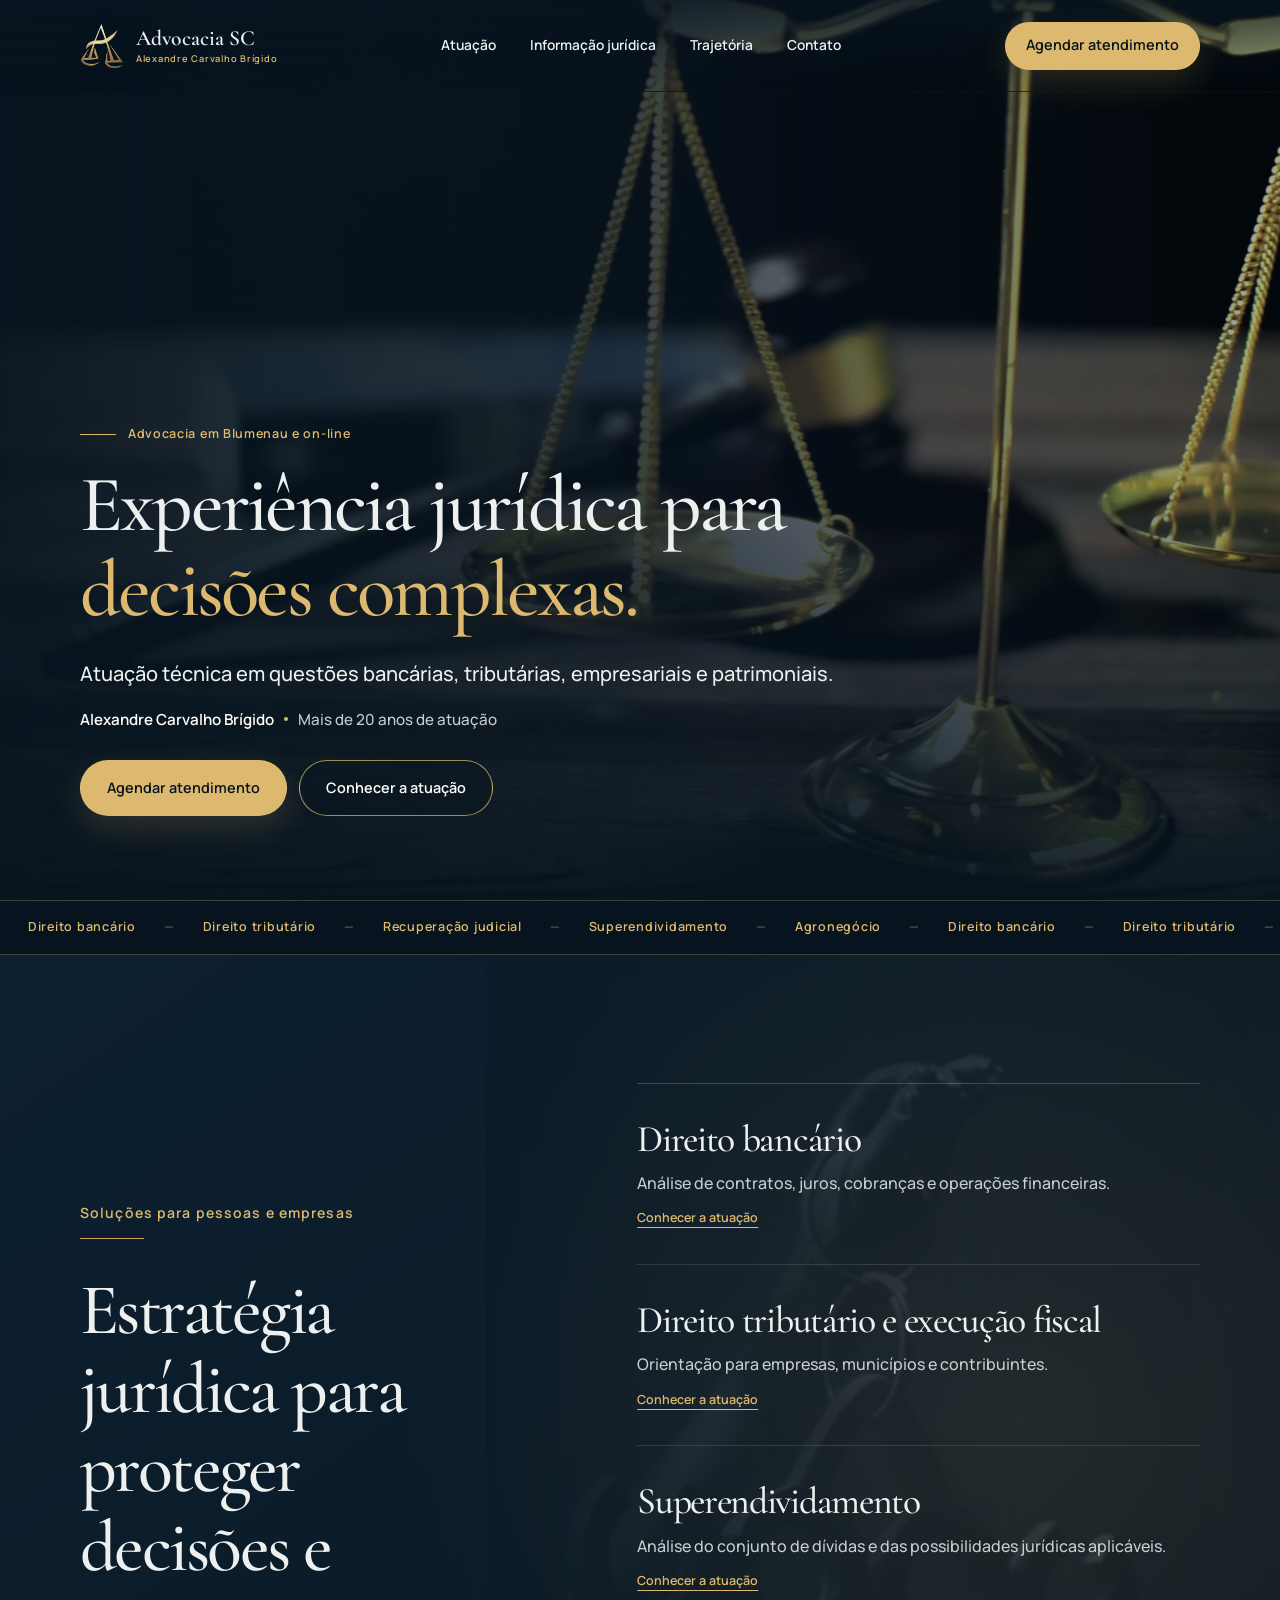
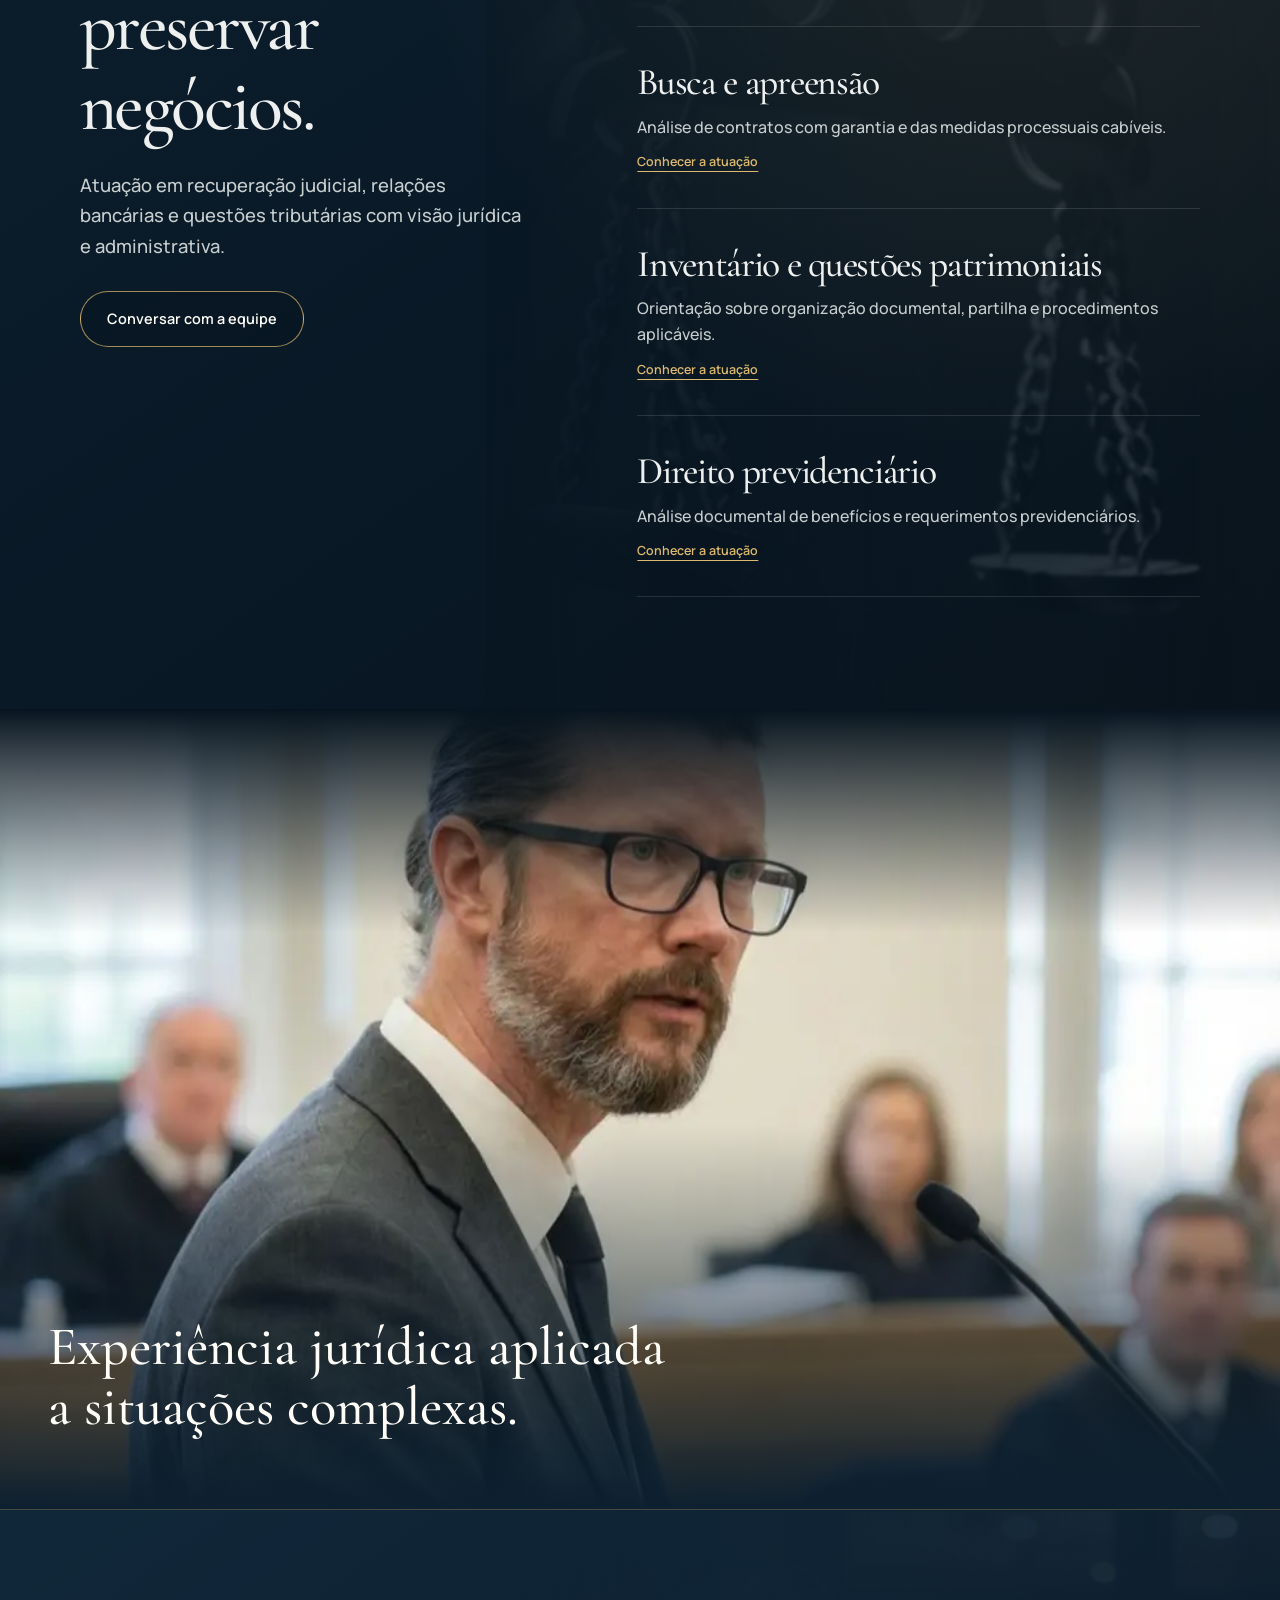
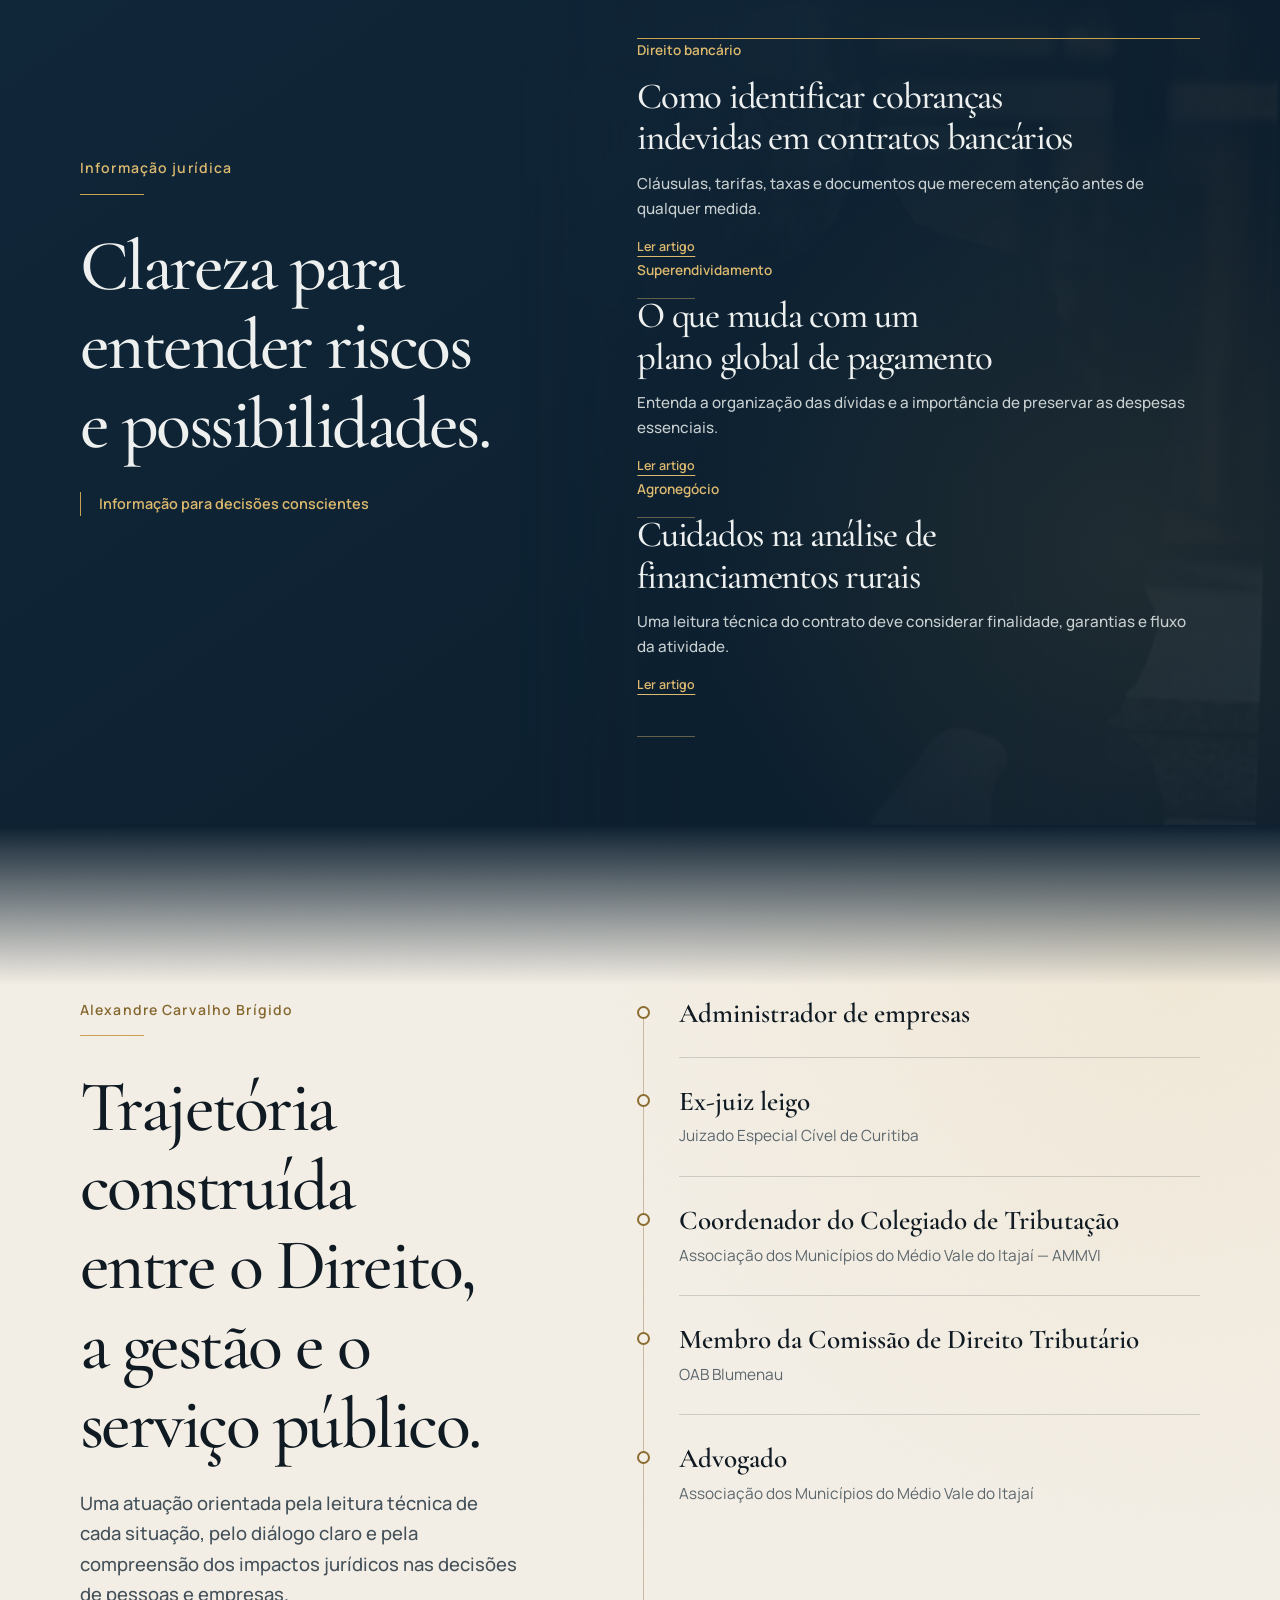
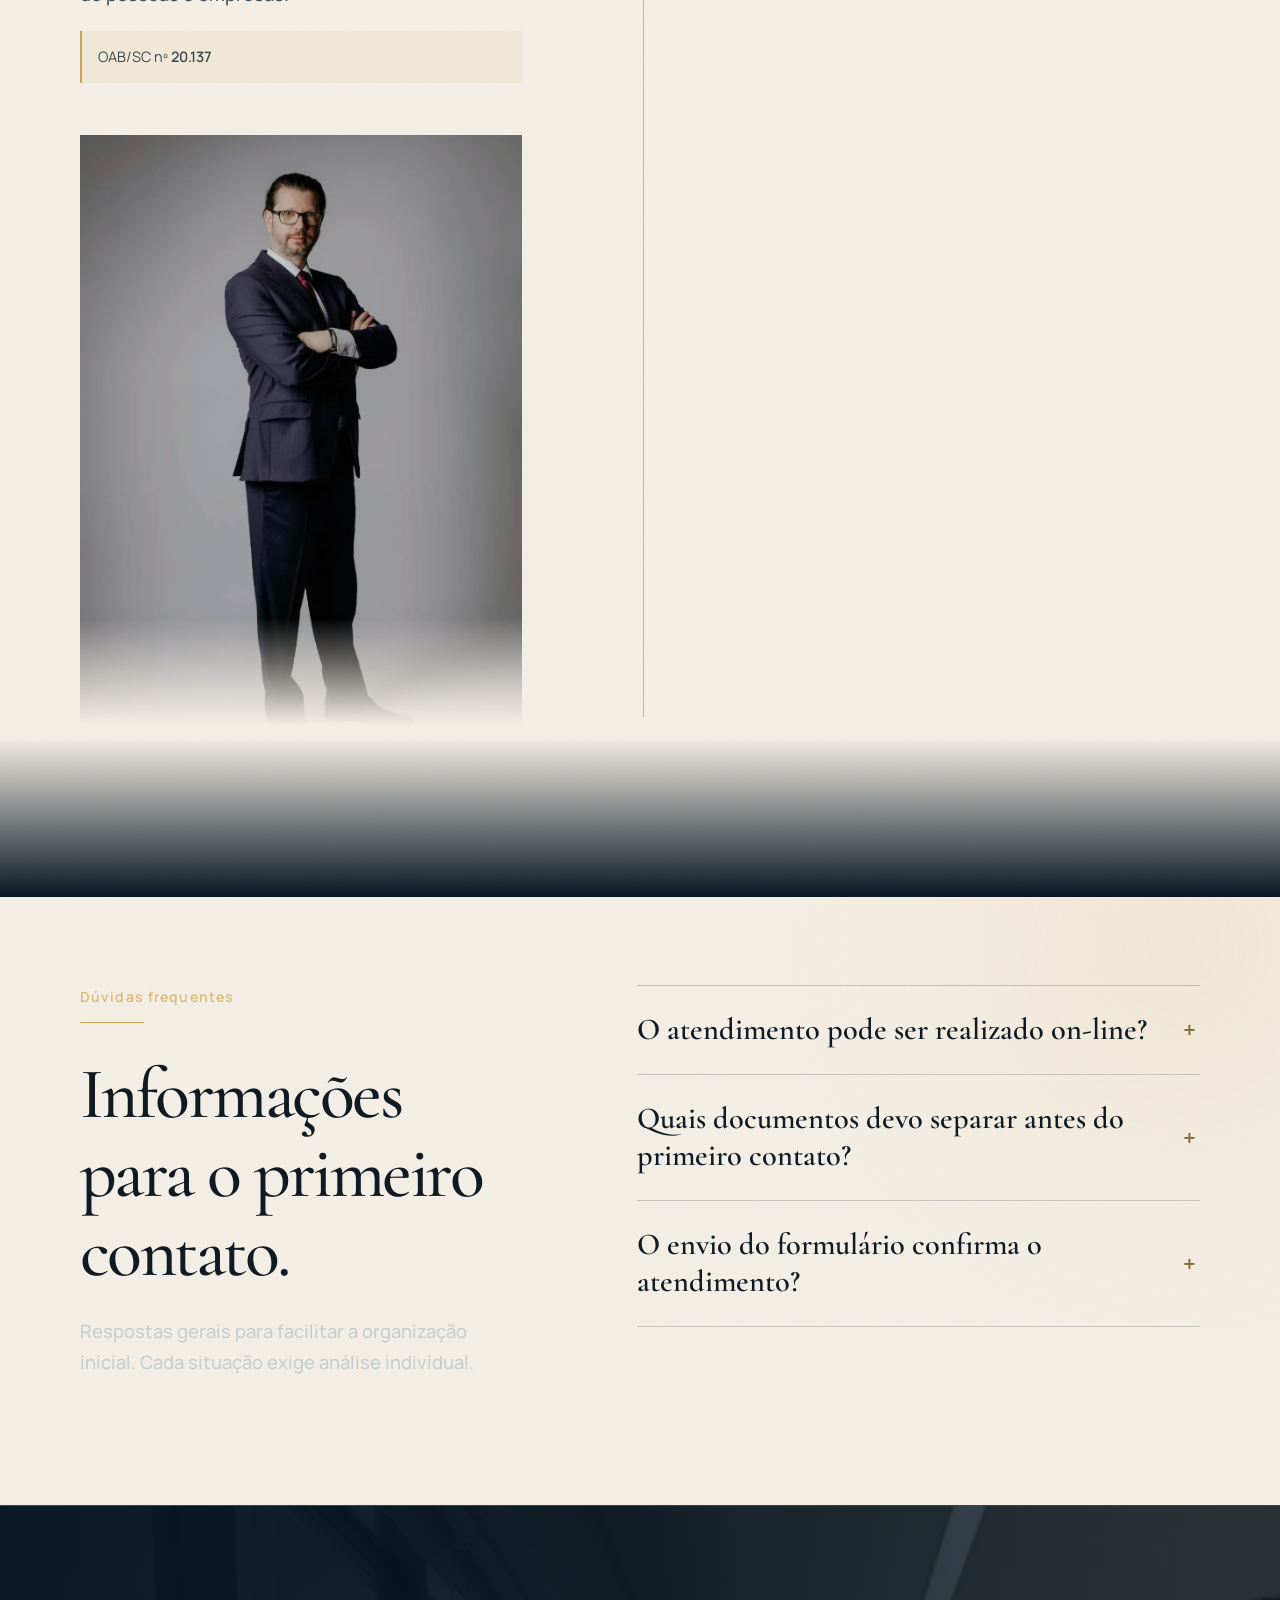
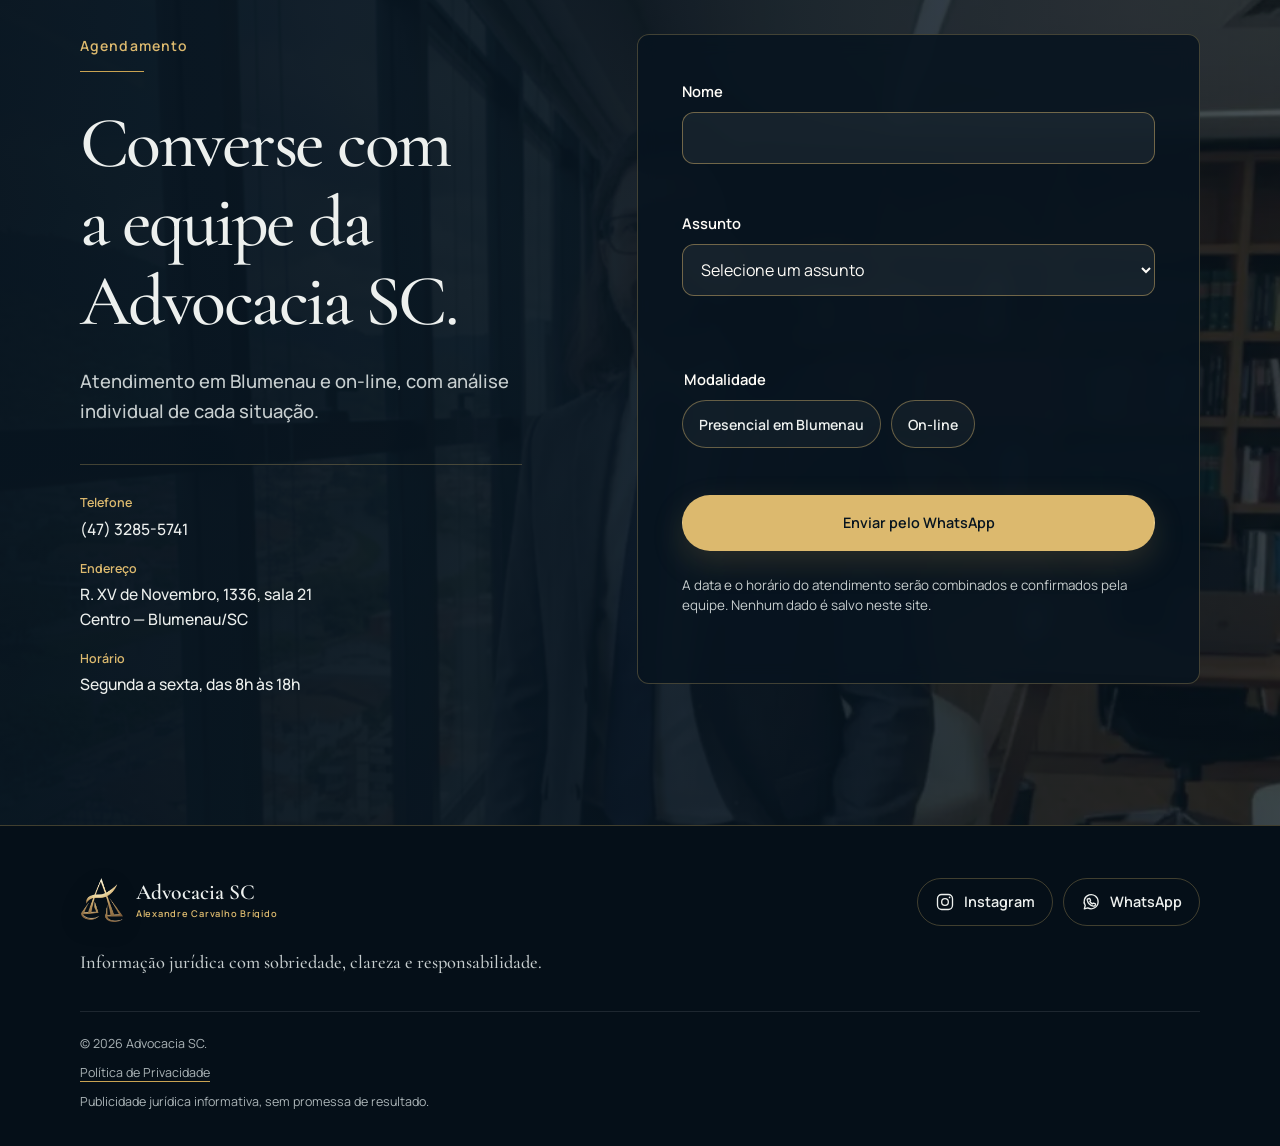
<file: index.html>
<!doctype html>
<html lang="pt-BR">
  <head>
    <meta charset="UTF-8" />
    <meta name="viewport" content="width=device-width, initial-scale=1, viewport-fit=cover" />
    <meta name="description" content="Advocacia SC — atuação técnica em Direito Bancário, Tributário, Empresarial, Recuperação Judicial, Superendividamento e Agronegócio, em Blumenau e on-line." />
    <meta name="theme-color" content="#07141f" />
    <meta property="og:type" content="website" />
    <meta property="og:locale" content="pt_BR" />
    <meta property="og:title" content="Advocacia SC | Alexandre Carvalho Brígido" />
    <meta property="og:description" content="Experiência jurídica para decisões complexas. Atendimento em Blumenau e on-line." />
    <!-- Metadados preparados para o domínio final advocaciasc.com. -->
    <meta property="og:url" content="https://advocaciasc.com/" />
    <meta property="og:image" content="https://advocaciasc.comhero-balanca-poster.jpg" />
    <link rel="canonical" href="https://advocaciasc.com/" />
    <link rel="preload" href="hero-balanca-poster.jpg" as="image" type="image/jpeg" />
    <title>Advocacia SC | Alexandre Carvalho Brígido</title>
    <script type="application/ld+json">
      {
        "@context": "https://schema.org",
        "@type": "LegalService",
        "@id": "https://www.advocaciasc.com/#escritorio",
        "name": "Advocacia SC",
        "url": "https://www.advocaciasc.com/",
        "telephone": "+55 47 3285-5741",
        "image": "https://www.advocaciasc.comalexandre-escritorio-janela.webp",
        "address": {
          "@type": "PostalAddress",
          "streetAddress": "Rua XV de Novembro, 1336, sala 21, Centro",
          "addressLocality": "Blumenau",
          "addressRegion": "SC",
          "addressCountry": "BR"
        },
        "areaServed": ["Blumenau", "Santa Catarina", "Brasil"],
        "openingHoursSpecification": [{
          "@type": "OpeningHoursSpecification",
          "dayOfWeek": ["Monday", "Tuesday", "Wednesday", "Thursday", "Friday"],
          "opens": "08:00",
          "closes": "18:00"
        }],
        "founder": {
          "@type": "Person",
          "name": "Alexandre Carvalho Brígido",
          "hasCredential": {
            "@type": "EducationalOccupationalCredential",
            "credentialCategory": "OAB/SC 20.137"
          }
        }
      }
    </script>
    <script type="application/ld+json">
      {
        "@context": "https://schema.org",
        "@type": "FAQPage",
        "mainEntity": [
          {"@type":"Question","name":"O atendimento pode ser realizado on-line?","acceptedAnswer":{"@type":"Answer","text":"Sim. A Advocacia SC atende em Blumenau e também on-line, conforme a natureza e as necessidades de cada situação."}},
          {"@type":"Question","name":"Quais documentos devo separar antes do primeiro contato?","acceptedAnswer":{"@type":"Answer","text":"Os documentos variam conforme o assunto. Contratos, extratos, notificações, decisões, comprovantes e comunicações relacionadas ao caso ajudam na análise inicial."}},
          {"@type":"Question","name":"O envio do formulário confirma o atendimento?","acceptedAnswer":{"@type":"Answer","text":"Não. O formulário prepara uma mensagem para o WhatsApp. A data e o horário são confirmados somente após a resposta da equipe."}}
        ]
      }
    </script>
    <script type="module" crossorigin src="scripts.js"></script>
    <link rel="stylesheet" crossorigin href="estilos.css">
  </head>
  <body>
    <a class="skip-link" href="#conteudo">Ir para o conteúdo</a>
    <header class="site-header" data-header>
      <div class="container header-inner">
        <a class="brand" href="#inicio" aria-label="Advocacia SC — página inicial">
          <img src="logo-advocacia-sc.png" alt="" width="48" height="48" />
          <span class="brand-copy"><strong>Advocacia SC</strong><small>Alexandre Carvalho Brígido</small></span>
        </a>
        <nav class="desktop-nav" aria-label="Navegação principal">
          <a href="#atuacao">Atuação</a><a href="#artigos">Informação jurídica</a><a href="#trajetoria">Trajetória</a><a href="#agendar">Contato</a>
        </nav>
        <a class="button button-primary header-cta" href="#agendar">Agendar atendimento</a>
        <button class="menu-toggle" type="button" aria-expanded="false" aria-controls="mobile-menu" aria-label="Abrir menu"><span></span><span></span></button>
      </div>
      <nav class="mobile-nav" id="mobile-menu" aria-label="Navegação móvel" hidden>
        <a href="#atuacao">Atuação</a><a href="#artigos">Informação jurídica</a><a href="#trajetoria">Trajetória</a><a href="#agendar">Contato</a><a class="button button-primary" href="#agendar">Agendar atendimento</a>
      </nav>
    </header>

    <main id="conteudo">
      <section class="hero section-dark" id="inicio" aria-labelledby="hero-title" data-theme="dark">
        <div class="hero-video" aria-hidden="true">
          <video data-hero-video autoplay muted loop playsinline preload="metadata" poster="hero-balanca-poster.jpg">
            <source src="hero-balanca.mp4" type="video/mp4" />
          </video>
        </div>
        <div class="container hero-grid">
          <div class="hero-copy">
            <p class="hero-kicker">Advocacia em Blumenau e on-line</p>
            <h1 id="hero-title">Experiência jurídica para <span>decisões complexas.</span></h1>
            <p class="hero-intro">Atuação técnica em questões bancárias, tributárias, empresariais e patrimoniais.</p>
            <p class="hero-proof"><strong>Alexandre Carvalho Brígido</strong><span aria-hidden="true"></span>Mais de 20 anos de atuação</p>
            <div class="hero-actions"><a class="button button-primary" href="#agendar">Agendar atendimento</a><a class="button button-secondary" href="#atuacao">Conhecer a atuação</a></div>
          </div>
        </div>
      </section>

      <div class="expertise-rail" aria-label="Áreas de atuação"><div class="expertise-track">
        <span>Direito bancário</span><i>—</i><span>Direito tributário</span><i>—</i><span>Recuperação judicial</span><i>—</i><span>Superendividamento</span><i>—</i><span>Agronegócio</span><i>—</i>
        <span aria-hidden="true">Direito bancário</span><i aria-hidden="true">—</i><span aria-hidden="true">Direito tributário</span><i aria-hidden="true">—</i><span aria-hidden="true">Recuperação judicial</span><i aria-hidden="true">—</i><span aria-hidden="true">Superendividamento</span><i aria-hidden="true">—</i><span aria-hidden="true">Agronegócio</span><i aria-hidden="true">—</i>
      </div></div>

      <section class="solutions section-dark" id="atuacao" aria-labelledby="solutions-title" data-theme="dark">
        <div class="container section-grid">
          <div class="section-intro sticky-column">
            <p class="section-label">Soluções para pessoas e empresas</p>
            <h2 id="solutions-title">Estratégia jurídica para proteger decisões e preservar negócios.</h2>
            <p>Atuação em recuperação judicial, relações bancárias e questões tributárias com visão jurídica e administrativa.</p>
            <a class="button button-secondary" href="#agendar">Conversar com a equipe</a>
          </div>
          <div class="service-list" aria-label="Áreas jurídicas">
            <a class="service-item" href="direito-bancario.html"><h3>Direito bancário</h3><p>Análise de contratos, juros, cobranças e operações financeiras.</p><span>Conhecer a atuação</span></a>
            <a class="service-item" href="execucao-fiscal.html"><h3>Direito tributário e execução fiscal</h3><p>Orientação para empresas, municípios e contribuintes.</p><span>Conhecer a atuação</span></a>
            <a class="service-item" href="superendividamento.html"><h3>Superendividamento</h3><p>Análise do conjunto de dívidas e das possibilidades jurídicas aplicáveis.</p><span>Conhecer a atuação</span></a>
            <a class="service-item" href="busca-apreensao-veiculos.html"><h3>Busca e apreensão</h3><p>Análise de contratos com garantia e das medidas processuais cabíveis.</p><span>Conhecer a atuação</span></a>
            <a class="service-item" href="inventario.html"><h3>Inventário e questões patrimoniais</h3><p>Orientação sobre organização documental, partilha e procedimentos aplicáveis.</p><span>Conhecer a atuação</span></a>
            <a class="service-item" href="direito-previdenciario.html"><h3>Direito previdenciário</h3><p>Análise documental de benefícios e requerimentos previdenciários.</p><span>Conhecer a atuação</span></a>
          </div>
        </div>
        <figure class="solutions-photo" data-reveal="photo">
          <img src="alexandre-tribunal-novo.webp" alt="Alexandre Carvalho Brígido durante uma sustentação oral" width="1001" height="1400" loading="lazy" />
          <figcaption>Experiência jurídica aplicada a situações complexas.</figcaption>
        </figure>
      </section>

      <section class="articles section-blue" id="artigos" aria-labelledby="articles-title" data-theme="blue">
        <div class="container section-grid">
          <div class="section-intro sticky-column"><p class="section-label">Informação jurídica</p><h2 id="articles-title">Clareza para entender riscos e possibilidades.</h2><p class="photo-caption">Informação para decisões conscientes</p></div>
          <div class="article-list" aria-label="Temas jurídicos em destaque">
            <a class="article-row" href="artigo-cobrancas-bancarias.html"><p class="article-area">Direito bancário</p><h3>Como identificar cobranças indevidas em contratos bancários</h3><p class="article-support">Cláusulas, tarifas, taxas e documentos que merecem atenção antes de qualquer medida.</p><span class="article-link">Ler artigo</span></a>
            <a class="article-row" href="artigo-plano-global-pagamento.html"><p class="article-area">Superendividamento</p><h3>O que muda com um plano global de pagamento</h3><p class="article-support">Entenda a organização das dívidas e a importância de preservar as despesas essenciais.</p><span class="article-link">Ler artigo</span></a>
            <a class="article-row" href="artigo-financiamentos-rurais.html"><p class="article-area">Agronegócio</p><h3>Cuidados na análise de financiamentos rurais</h3><p class="article-support">Uma leitura técnica do contrato deve considerar finalidade, garantias e fluxo da atividade.</p><span class="article-link">Ler artigo</span></a>
          </div>
        </div>
      </section>

      <section class="trajectory section-paper" id="trajetoria" aria-labelledby="trajectory-title" data-theme="paper">
        <div class="container section-grid">
          <div class="section-intro sticky-column">
            <p class="section-label">Alexandre Carvalho Brígido</p><h2 id="trajectory-title">Trajetória construída entre o Direito, a gestão e o serviço público.</h2><p>Uma atuação orientada pela leitura técnica de cada situação, pelo diálogo claro e pela compreensão dos impactos jurídicos nas decisões de pessoas e empresas.</p><p class="oab-todo">OAB/SC nº <strong>20.137</strong></p>
            <figure class="trajectory-portrait" data-reveal="photo"><img src="alexandre-corpo-inteiro-novo.webp" alt="Retrato profissional de Alexandre Carvalho Brígido" width="1007" height="1536" loading="lazy" /></figure>
          </div>
          <ol class="timeline" aria-label="Experiência profissional">
            <li data-timeline-item><span class="timeline-marker" aria-hidden="true"></span><strong>Administrador de empresas</strong></li>
            <li data-timeline-item><span class="timeline-marker" aria-hidden="true"></span><strong>Ex-juiz leigo</strong><small>Juizado Especial Cível de Curitiba</small></li>
            <li data-timeline-item><span class="timeline-marker" aria-hidden="true"></span><strong>Coordenador do Colegiado de Tributação</strong><small>Associação dos Municípios do Médio Vale do Itajaí — AMMVI</small></li>
            <li data-timeline-item><span class="timeline-marker" aria-hidden="true"></span><strong>Membro da Comissão de Direito Tributário</strong><small>OAB Blumenau</small></li>
            <li data-timeline-item><span class="timeline-marker" aria-hidden="true"></span><strong>Advogado</strong><small>Associação dos Municípios do Médio Vale do Itajaí</small></li>
          </ol>
        </div>
      </section>

      <section class="faq section-paper" id="duvidas" aria-labelledby="faq-title" data-theme="paper">
        <div class="container section-grid">
          <div class="section-intro sticky-column"><p class="section-label">Dúvidas frequentes</p><h2 id="faq-title">Informações para o primeiro contato.</h2><p>Respostas gerais para facilitar a organização inicial. Cada situação exige análise individual.</p></div>
          <div class="faq-list">
            <details><summary>O atendimento pode ser realizado on-line?</summary><p>Sim. A Advocacia SC atende em Blumenau e também on-line, conforme a natureza e as necessidades de cada situação.</p></details>
            <details><summary>Quais documentos devo separar antes do primeiro contato?</summary><p>Os documentos variam conforme o assunto. Contratos, extratos, notificações, decisões, comprovantes e comunicações relacionadas ao caso ajudam na análise inicial.</p></details>
            <details><summary>O envio do formulário confirma o atendimento?</summary><p>Não. O formulário prepara uma mensagem para o WhatsApp. A data e o horário são confirmados somente após a resposta da equipe.</p></details>
          </div>
        </div>
      </section>

      <section class="booking section-dark" id="agendar" aria-labelledby="booking-title" data-theme="dark">
        <div class="booking-backdrop" aria-hidden="true"></div>
        <div class="container booking-grid">
          <div class="section-intro booking-intro">
            <p class="section-label">Agendamento</p><h2 id="booking-title">Converse com a equipe da Advocacia SC.</h2><p>Atendimento em Blumenau e on-line, com análise individual de cada situação.</p>
            <div class="contact-details">
              <a href="tel:+554732855741"><span>Telefone</span>(47) 3285-5741</a>
              <a href="https://www.google.com/maps/search/?api=1&query=R.%20XV%20de%20Novembro%2C%201336%2C%20sala%2021%2C%20Blumenau%2C%20SC" target="_blank" rel="noreferrer"><span>Endereço</span>R. XV de Novembro, 1336, sala 21<br />Centro — Blumenau/SC</a>
              <p><span>Horário</span>Segunda a sexta, das 8h às 18h</p>
            </div>
          </div>
          <form class="booking-form" id="booking-form" novalidate>
            <div class="field"><label for="booking-name">Nome</label><input id="booking-name" name="name" type="text" autocomplete="name" required /><p class="field-error" id="name-error" role="alert"></p></div>
            <div class="field"><label for="booking-subject">Assunto</label><select id="booking-subject" name="subject" required><option value="">Selecione um assunto</option><option>Direito bancário</option><option>Direito tributário</option><option>Empresarial e recuperação judicial</option><option>Superendividamento</option><option>Agronegócio e financiamentos rurais</option><option value="Outro assunto">Outro assunto</option></select><p class="field-error" id="subject-error" role="alert"></p></div>
            <div class="other-subject" id="other-subject" inert><div><label for="booking-details">Conte em poucas palavras o assunto</label><textarea id="booking-details" name="details" maxlength="300" rows="4" aria-describedby="details-count"></textarea><div class="textarea-meta"><p class="field-error" id="details-error" role="alert"></p><span id="details-count">0/300</span></div></div></div>
            <fieldset class="field"><legend>Modalidade</legend><div class="choice-pills"><label><input type="radio" name="mode" value="Presencial em Blumenau" /><span>Presencial em Blumenau</span></label><label><input type="radio" name="mode" value="On-line" /><span>On-line</span></label></div><p class="field-error" id="mode-error" role="alert"></p></fieldset>
            <button class="button button-primary booking-submit" type="submit">Enviar pelo WhatsApp</button>
            <p class="booking-honesty">A data e o horário do atendimento serão combinados e confirmados pela equipe. Nenhum dado é salvo neste site.</p><p class="form-status" id="form-status" role="status" aria-live="polite"></p>
          </form>
        </div>
      </section>
    </main>

    <footer class="site-footer"><div class="container footer-grid">
      <div class="footer-brand"><a class="brand" href="#inicio" aria-label="Advocacia SC — voltar ao início"><img src="logo-advocacia-sc.png" alt="" width="44" height="44" loading="lazy" /><span class="brand-copy"><strong>Advocacia SC</strong><small>Alexandre Carvalho Brígido</small></span></a><p>Informação jurídica com sobriedade, clareza e responsabilidade.</p></div>
      <div class="footer-social">
        <a href="https://www.instagram.com/advocaciasc" target="_blank" rel="noreferrer" aria-label="Instagram da Advocacia SC"><svg aria-hidden="true" viewBox="0 0 24 24"><rect x="3" y="3" width="18" height="18" rx="5"/><circle cx="12" cy="12" r="4"/><circle cx="17.5" cy="6.5" r="1" class="icon-fill"/></svg><span>Instagram</span></a>
        <a href="https://wa.me/5547997714202" target="_blank" rel="noreferrer" aria-label="WhatsApp da Advocacia SC"><svg aria-hidden="true" viewBox="0 0 24 24"><path d="M20.5 11.7a8.4 8.4 0 0 1-12.4 7.4L4 20.2l1.1-4a8.4 8.4 0 1 1 15.4-4.5Z"/><path d="M9 8.2c.2-.4.4-.4.7-.4h.5c.2 0 .4.1.5.4l.7 1.7c.1.3 0 .5-.2.7l-.6.7c.7 1.4 1.8 2.4 3.2 3l.7-.8c.2-.2.4-.3.7-.2l1.8.8c.3.1.4.3.4.5 0 .7-.3 1.4-.8 1.8-.5.4-1.2.6-1.8.5-3.7-.7-6.6-3.5-7.3-7.1-.1-.6.1-1.2.5-1.6Z"/></svg><span>WhatsApp</span></a>
      </div>
      <div class="footer-legal"><p>© 2026 Advocacia SC.</p><a href="privacidade.html">Política de Privacidade</a><p>Publicidade jurídica informativa, sem promessa de resultado.</p></div>
    </div></footer>

    <a class="floating-whatsapp" href="https://wa.me/5547997714202" target="_blank" rel="noreferrer" aria-label="Falar com a Advocacia SC pelo WhatsApp"><svg aria-hidden="true" viewBox="0 0 24 24"><path d="M20.5 11.7a8.4 8.4 0 0 1-12.4 7.4L4 20.2l1.1-4a8.4 8.4 0 1 1 15.4-4.5Z"/><path d="M9 8.2c.2-.4.4-.4.7-.4h.5c.2 0 .4.1.5.4l.7 1.7c.1.3 0 .5-.2.7l-.6.7c.7 1.4 1.8 2.4 3.2 3l.7-.8c.2-.2.4-.3.7-.2l1.8.8c.3.1.4.3.4.5 0 .7-.3 1.4-.8 1.8-.5.4-1.2.6-1.8.5-3.7-.7-6.6-3.5-7.3-7.1-.1-.6.1-1.2.5-1.6Z"/></svg><span>WhatsApp</span></a>
  </body>
</html>
</file>
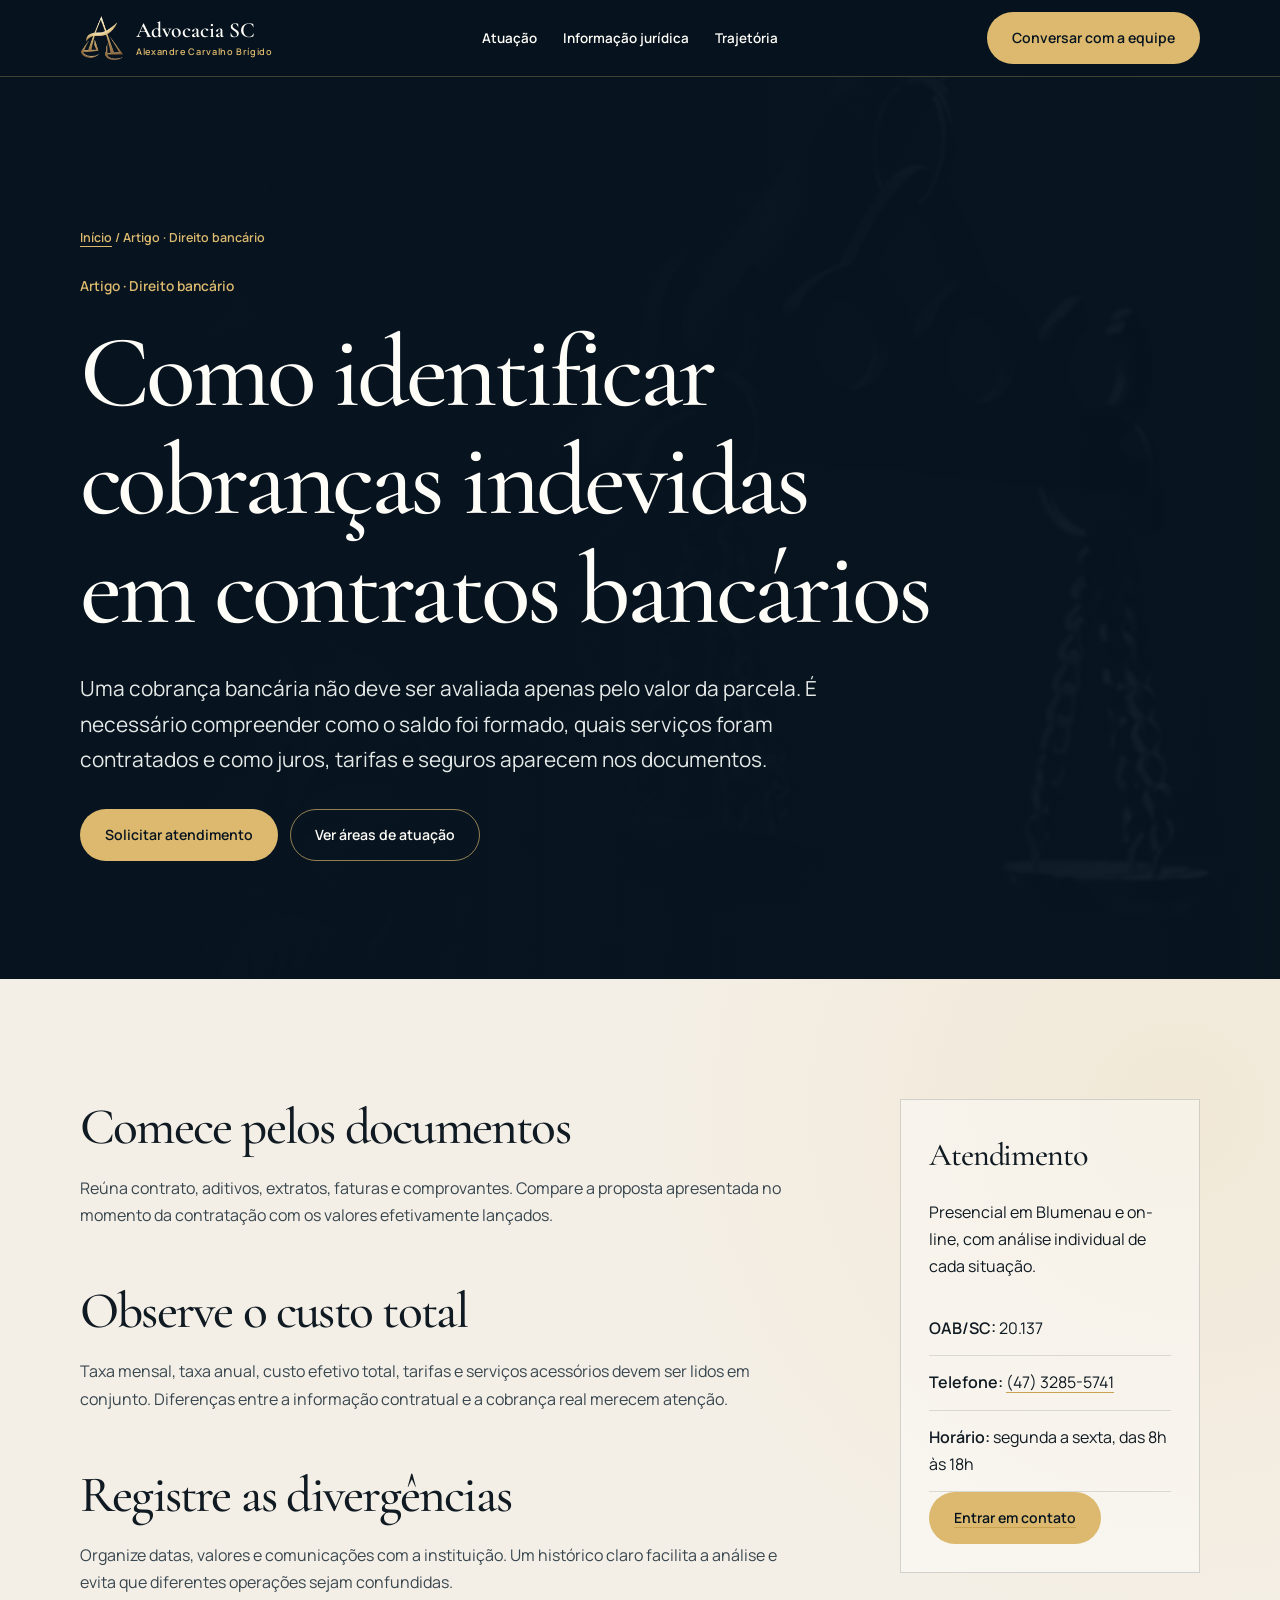
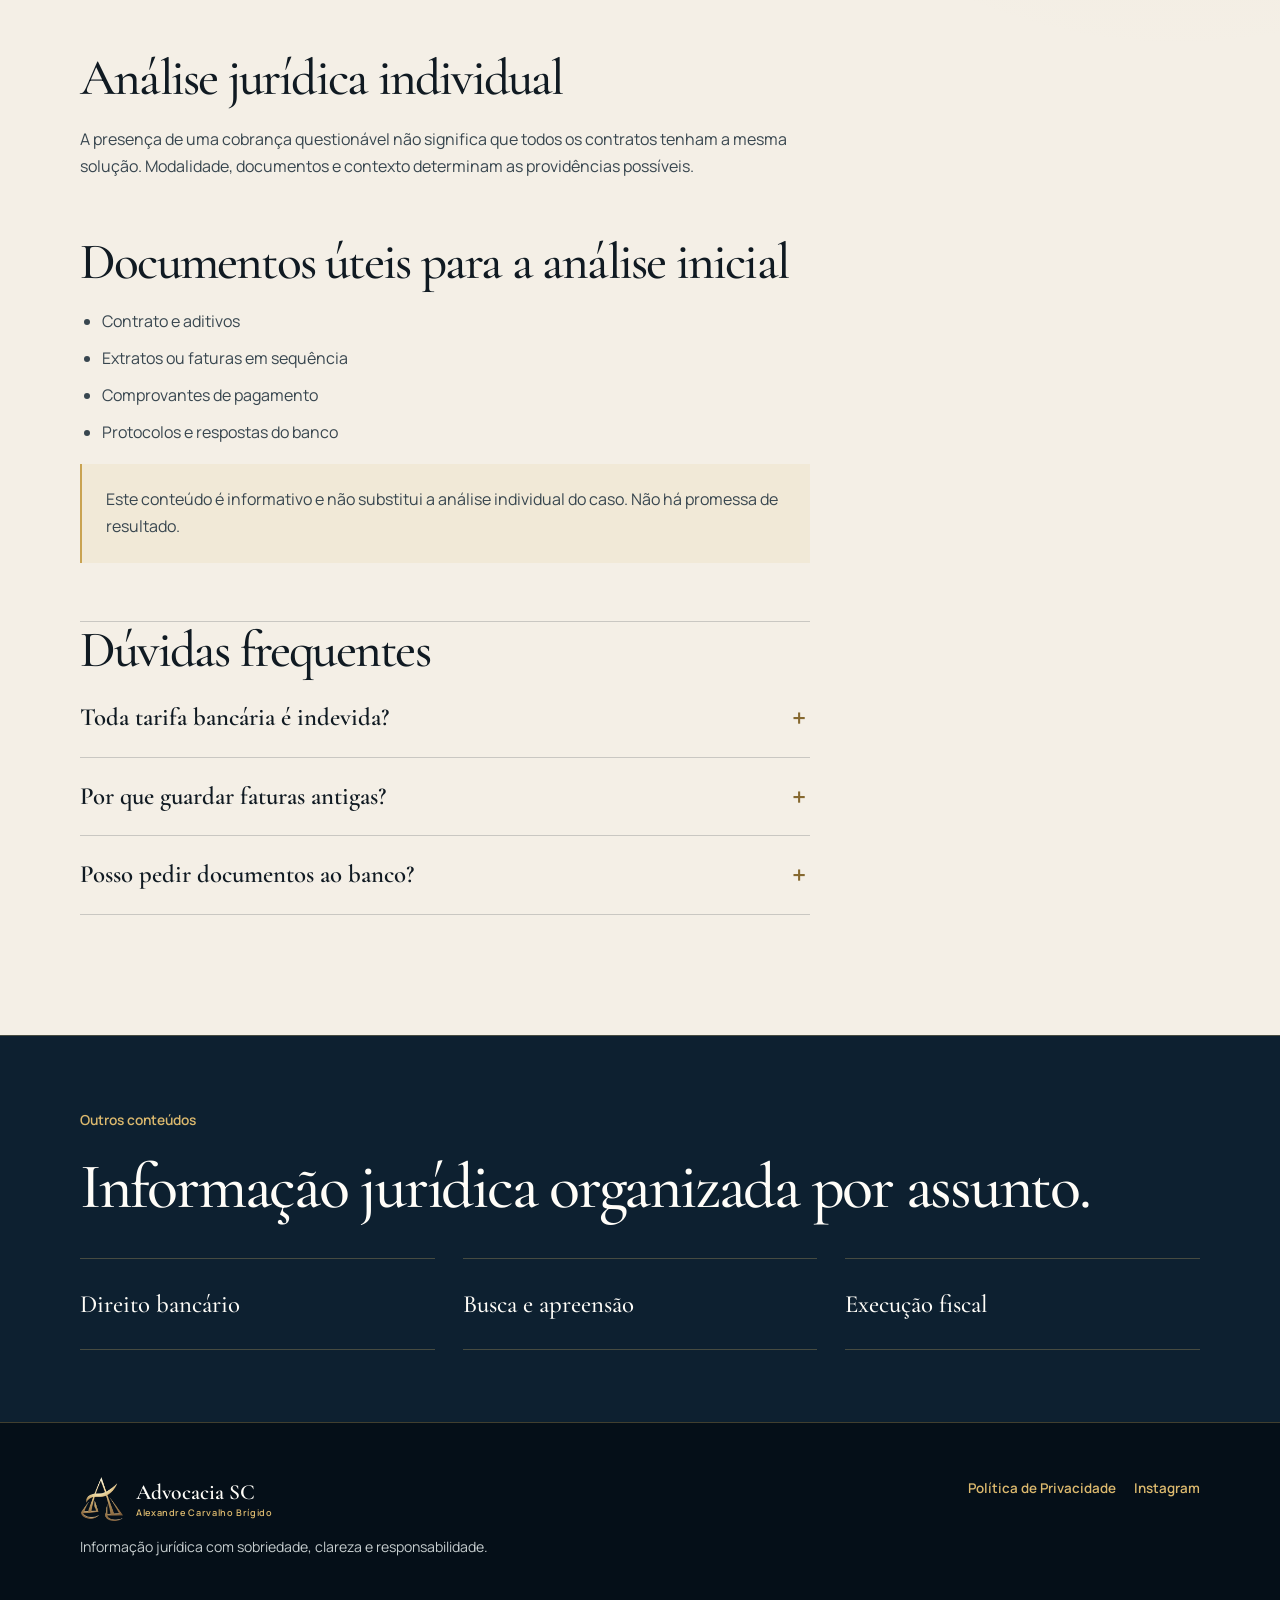
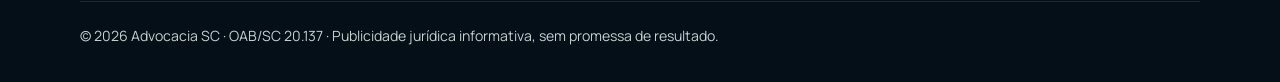
<file: artigo-cobrancas-bancarias.html>
<!doctype html><html lang="pt-BR"><head><meta charset="UTF-8"><meta name="viewport" content="width=device-width,initial-scale=1,viewport-fit=cover"><title>Como identificar cobranças indevidas em contratos bancários | Advocacia SC</title><meta name="description" content="Saiba quais documentos, tarifas, taxas e lançamentos devem ser conferidos na análise de um contrato bancário."><meta name="theme-color" content="#07141f"><link rel="canonical" href="https://www.advocaciasc.com/artigos/cobrancas-indevidas-contratos-bancarios/"><meta property="og:type" content="article"><meta property="og:locale" content="pt_BR"><meta property="og:title" content="Como identificar cobranças indevidas em contratos bancários | Advocacia SC"><meta property="og:description" content="Saiba quais documentos, tarifas, taxas e lançamentos devem ser conferidos na análise de um contrato bancário."><meta property="og:url" content="https://www.advocaciasc.com/artigos/cobrancas-indevidas-contratos-bancarios/"><meta property="og:image" content="https://www.advocaciasc.comhero-balanca-poster.jpg"><link rel="stylesheet" href="paginas-seo.css"><script type="application/ld+json">{"@context":"https://schema.org","@type":"FAQPage","mainEntity":[{"@type":"Question","name":"Toda tarifa bancária é indevida?","acceptedAnswer":{"@type":"Answer","text":"Não. É necessário verificar a modalidade, a previsão contratual, a informação fornecida e a efetiva prestação do serviço."}},{"@type":"Question","name":"Por que guardar faturas antigas?","acceptedAnswer":{"@type":"Answer","text":"Elas ajudam a reconstruir a evolução do saldo, os parcelamentos e os encargos aplicados ao longo do tempo."}},{"@type":"Question","name":"Posso pedir documentos ao banco?","acceptedAnswer":{"@type":"Answer","text":"O cliente pode solicitar informações e documentos relacionados à sua contratação pelos canais da instituição e registrar o protocolo."}}]}</script><script type="application/ld+json">{"@context":"https://schema.org","@type":"BreadcrumbList","itemListElement":[{"@type":"ListItem","position":1,"name":"Início","item":"https://www.advocaciasc.com/"},{"@type":"ListItem","position":2,"name":"Como identificar cobranças indevidas em contratos bancários","item":"https://www.advocaciasc.com/artigos/cobrancas-indevidas-contratos-bancarios/"}]}</script></head><body><a class="skip" href="#conteudo">Ir para o conteúdo</a><header class="header"><div class="container header-inner"><a class="brand" href="index.html"><img src="logo-advocacia-sc.png" alt="" width="44" height="44"><span><strong>Advocacia SC</strong><small>Alexandre Carvalho Brígido</small></span></a><nav class="nav" aria-label="Navegação principal"><a href="index.html#atuacao">Atuação</a><a href="index.html#artigos">Informação jurídica</a><a href="index.html#trajetoria">Trajetória</a></nav><a class="button" href="index.html#agendar">Conversar com a equipe</a></div></header><main id="conteudo"><section class="hero"><div class="container"><p class="breadcrumbs"><a href="index.html">Início</a> / Artigo · Direito bancário</p><p class="eyebrow">Artigo · Direito bancário</p><h1>Como identificar cobranças indevidas em contratos bancários</h1><p class="hero-lead">Uma cobrança bancária não deve ser avaliada apenas pelo valor da parcela. É necessário compreender como o saldo foi formado, quais serviços foram contratados e como juros, tarifas e seguros aparecem nos documentos.</p><div class="hero-actions"><a class="button" href="index.html#agendar">Solicitar atendimento</a><a class="button secondary" href="index.html#atuacao">Ver áreas de atuação</a></div></div></section><section class="content"><div class="container content-grid"><article class="article"><h2>Comece pelos documentos</h2><p>Reúna contrato, aditivos, extratos, faturas e comprovantes. Compare a proposta apresentada no momento da contratação com os valores efetivamente lançados.</p><h2>Observe o custo total</h2><p>Taxa mensal, taxa anual, custo efetivo total, tarifas e serviços acessórios devem ser lidos em conjunto. Diferenças entre a informação contratual e a cobrança real merecem atenção.</p><h2>Registre as divergências</h2><p>Organize datas, valores e comunicações com a instituição. Um histórico claro facilita a análise e evita que diferentes operações sejam confundidas.</p><h2>Análise jurídica individual</h2><p>A presença de uma cobrança questionável não significa que todos os contratos tenham a mesma solução. Modalidade, documentos e contexto determinam as providências possíveis.</p><h2>Documentos úteis para a análise inicial</h2><ul><li>Contrato e aditivos</li><li>Extratos ou faturas em sequência</li><li>Comprovantes de pagamento</li><li>Protocolos e respostas do banco</li></ul><p class="notice">Este conteúdo é informativo e não substitui a análise individual do caso. Não há promessa de resultado.</p><div class="faq"><h2>Dúvidas frequentes</h2><details><summary>Toda tarifa bancária é indevida?</summary><p>Não. É necessário verificar a modalidade, a previsão contratual, a informação fornecida e a efetiva prestação do serviço.</p></details><details><summary>Por que guardar faturas antigas?</summary><p>Elas ajudam a reconstruir a evolução do saldo, os parcelamentos e os encargos aplicados ao longo do tempo.</p></details><details><summary>Posso pedir documentos ao banco?</summary><p>O cliente pode solicitar informações e documentos relacionados à sua contratação pelos canais da instituição e registrar o protocolo.</p></details></div></article><aside class="side"><h2>Atendimento</h2><p>Presencial em Blumenau e on-line, com análise individual de cada situação.</p><ul><li><strong>OAB/SC:</strong> 20.137</li><li><strong>Telefone:</strong> <a href="tel:+554732855741">(47) 3285-5741</a></li><li><strong>Horário:</strong> segunda a sexta, das 8h às 18h</li></ul><a class="button" href="index.html#agendar">Entrar em contato</a></aside></div></section><section class="related"><div class="container"><p class="eyebrow">Outros conteúdos</p><h2>Informação jurídica organizada por assunto.</h2><div class="related-grid"><a href="direito-bancario.html">Direito bancário</a><a href="busca-apreensao-veiculos.html">Busca e apreensão</a><a href="execucao-fiscal.html">Execução fiscal</a></div></div></section></main><footer class="footer"><div class="container footer-grid"><div><a class="brand" href="index.html"><img src="logo-advocacia-sc.png" alt="" width="44" height="44"><span><strong>Advocacia SC</strong><small>Alexandre Carvalho Brígido</small></span></a><p>Informação jurídica com sobriedade, clareza e responsabilidade.</p></div><div class="footer-links"><a href="privacidade.html">Política de Privacidade</a><a href="https://www.instagram.com/advocaciasc" rel="noreferrer">Instagram</a></div><p class="legal">© 2026 Advocacia SC · OAB/SC 20.137 · Publicidade jurídica informativa, sem promessa de resultado.</p></div></footer></body></html>
</file>
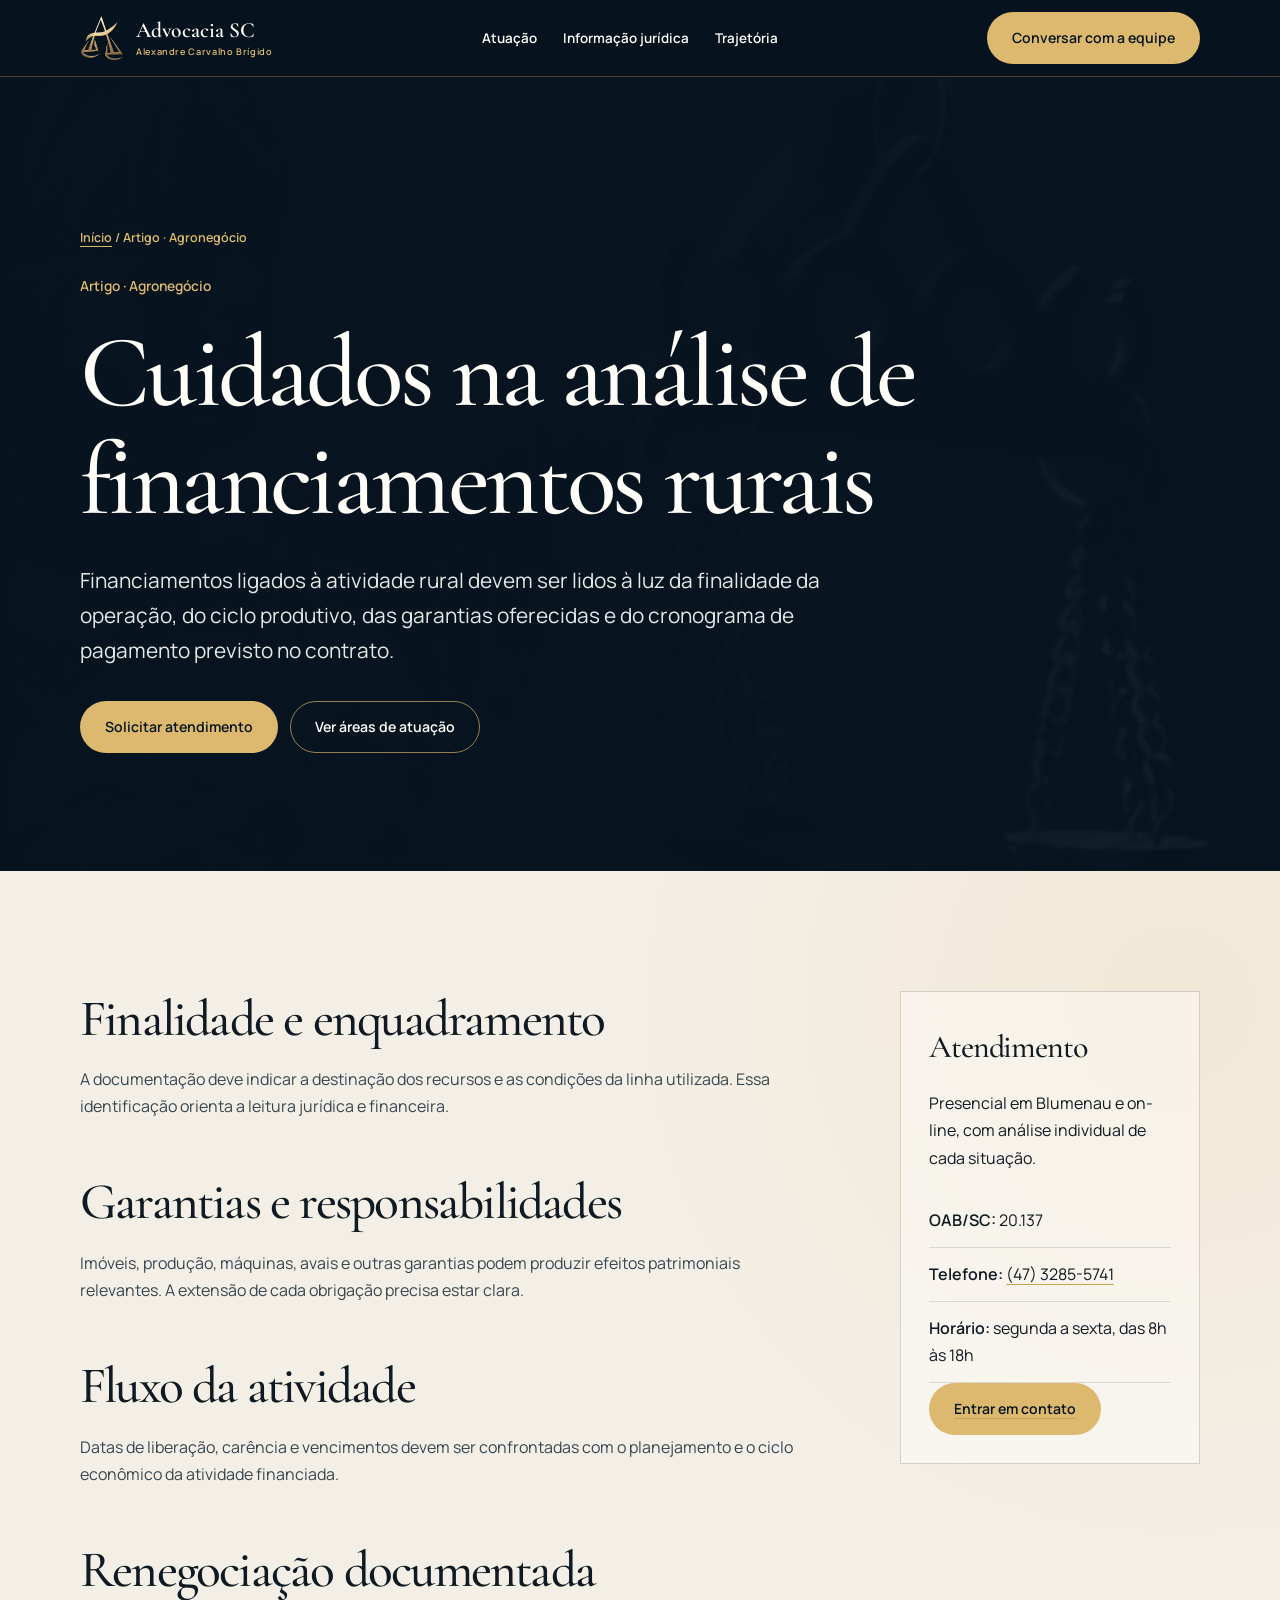
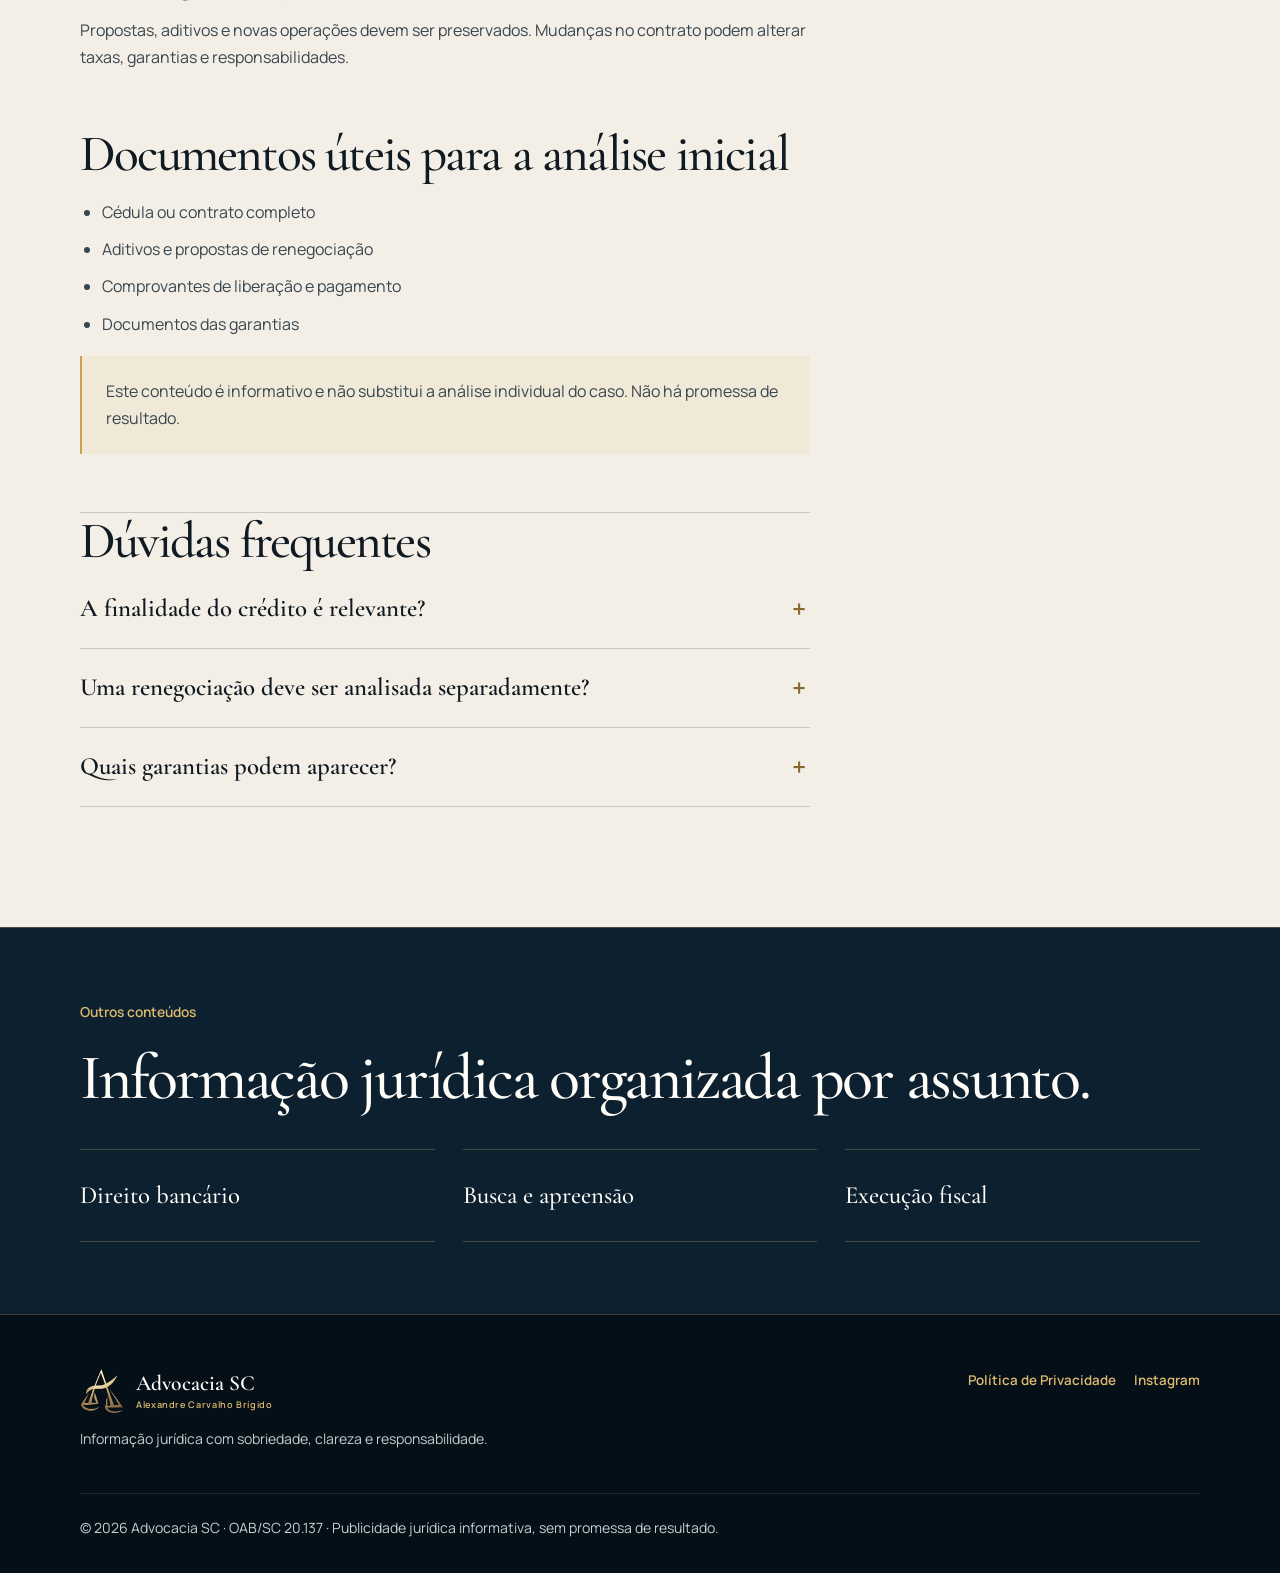
<file: artigo-financiamentos-rurais.html>
<!doctype html><html lang="pt-BR"><head><meta charset="UTF-8"><meta name="viewport" content="width=device-width,initial-scale=1,viewport-fit=cover"><title>Cuidados na análise de financiamentos rurais | Advocacia SC</title><meta name="description" content="Conheça os pontos que merecem atenção em financiamentos rurais: finalidade, garantias, cronograma e documentos da operação."><meta name="theme-color" content="#07141f"><link rel="canonical" href="https://www.advocaciasc.com/artigos/financiamentos-rurais/"><meta property="og:type" content="article"><meta property="og:locale" content="pt_BR"><meta property="og:title" content="Cuidados na análise de financiamentos rurais | Advocacia SC"><meta property="og:description" content="Conheça os pontos que merecem atenção em financiamentos rurais: finalidade, garantias, cronograma e documentos da operação."><meta property="og:url" content="https://www.advocaciasc.com/artigos/financiamentos-rurais/"><meta property="og:image" content="https://www.advocaciasc.comhero-balanca-poster.jpg"><link rel="stylesheet" href="paginas-seo.css"><script type="application/ld+json">{"@context":"https://schema.org","@type":"FAQPage","mainEntity":[{"@type":"Question","name":"A finalidade do crédito é relevante?","acceptedAnswer":{"@type":"Answer","text":"Sim. Ela ajuda a identificar a natureza da operação e as condições que precisam ser consideradas na análise."}},{"@type":"Question","name":"Uma renegociação deve ser analisada separadamente?","acceptedAnswer":{"@type":"Answer","text":"Ela deve ser lida em conjunto com o contrato anterior para verificar alterações no saldo, nos encargos e nas garantias."}},{"@type":"Question","name":"Quais garantias podem aparecer?","acceptedAnswer":{"@type":"Answer","text":"As garantias variam conforme a operação e podem envolver bens, produção, avais ou outros instrumentos previstos contratualmente."}}]}</script><script type="application/ld+json">{"@context":"https://schema.org","@type":"BreadcrumbList","itemListElement":[{"@type":"ListItem","position":1,"name":"Início","item":"https://www.advocaciasc.com/"},{"@type":"ListItem","position":2,"name":"Cuidados na análise de financiamentos rurais","item":"https://www.advocaciasc.com/artigos/financiamentos-rurais/"}]}</script></head><body><a class="skip" href="#conteudo">Ir para o conteúdo</a><header class="header"><div class="container header-inner"><a class="brand" href="index.html"><img src="logo-advocacia-sc.png" alt="" width="44" height="44"><span><strong>Advocacia SC</strong><small>Alexandre Carvalho Brígido</small></span></a><nav class="nav" aria-label="Navegação principal"><a href="index.html#atuacao">Atuação</a><a href="index.html#artigos">Informação jurídica</a><a href="index.html#trajetoria">Trajetória</a></nav><a class="button" href="index.html#agendar">Conversar com a equipe</a></div></header><main id="conteudo"><section class="hero"><div class="container"><p class="breadcrumbs"><a href="index.html">Início</a> / Artigo · Agronegócio</p><p class="eyebrow">Artigo · Agronegócio</p><h1>Cuidados na análise de financiamentos rurais</h1><p class="hero-lead">Financiamentos ligados à atividade rural devem ser lidos à luz da finalidade da operação, do ciclo produtivo, das garantias oferecidas e do cronograma de pagamento previsto no contrato.</p><div class="hero-actions"><a class="button" href="index.html#agendar">Solicitar atendimento</a><a class="button secondary" href="index.html#atuacao">Ver áreas de atuação</a></div></div></section><section class="content"><div class="container content-grid"><article class="article"><h2>Finalidade e enquadramento</h2><p>A documentação deve indicar a destinação dos recursos e as condições da linha utilizada. Essa identificação orienta a leitura jurídica e financeira.</p><h2>Garantias e responsabilidades</h2><p>Imóveis, produção, máquinas, avais e outras garantias podem produzir efeitos patrimoniais relevantes. A extensão de cada obrigação precisa estar clara.</p><h2>Fluxo da atividade</h2><p>Datas de liberação, carência e vencimentos devem ser confrontadas com o planejamento e o ciclo econômico da atividade financiada.</p><h2>Renegociação documentada</h2><p>Propostas, aditivos e novas operações devem ser preservados. Mudanças no contrato podem alterar taxas, garantias e responsabilidades.</p><h2>Documentos úteis para a análise inicial</h2><ul><li>Cédula ou contrato completo</li><li>Aditivos e propostas de renegociação</li><li>Comprovantes de liberação e pagamento</li><li>Documentos das garantias</li></ul><p class="notice">Este conteúdo é informativo e não substitui a análise individual do caso. Não há promessa de resultado.</p><div class="faq"><h2>Dúvidas frequentes</h2><details><summary>A finalidade do crédito é relevante?</summary><p>Sim. Ela ajuda a identificar a natureza da operação e as condições que precisam ser consideradas na análise.</p></details><details><summary>Uma renegociação deve ser analisada separadamente?</summary><p>Ela deve ser lida em conjunto com o contrato anterior para verificar alterações no saldo, nos encargos e nas garantias.</p></details><details><summary>Quais garantias podem aparecer?</summary><p>As garantias variam conforme a operação e podem envolver bens, produção, avais ou outros instrumentos previstos contratualmente.</p></details></div></article><aside class="side"><h2>Atendimento</h2><p>Presencial em Blumenau e on-line, com análise individual de cada situação.</p><ul><li><strong>OAB/SC:</strong> 20.137</li><li><strong>Telefone:</strong> <a href="tel:+554732855741">(47) 3285-5741</a></li><li><strong>Horário:</strong> segunda a sexta, das 8h às 18h</li></ul><a class="button" href="index.html#agendar">Entrar em contato</a></aside></div></section><section class="related"><div class="container"><p class="eyebrow">Outros conteúdos</p><h2>Informação jurídica organizada por assunto.</h2><div class="related-grid"><a href="direito-bancario.html">Direito bancário</a><a href="busca-apreensao-veiculos.html">Busca e apreensão</a><a href="execucao-fiscal.html">Execução fiscal</a></div></div></section></main><footer class="footer"><div class="container footer-grid"><div><a class="brand" href="index.html"><img src="logo-advocacia-sc.png" alt="" width="44" height="44"><span><strong>Advocacia SC</strong><small>Alexandre Carvalho Brígido</small></span></a><p>Informação jurídica com sobriedade, clareza e responsabilidade.</p></div><div class="footer-links"><a href="privacidade.html">Política de Privacidade</a><a href="https://www.instagram.com/advocaciasc" rel="noreferrer">Instagram</a></div><p class="legal">© 2026 Advocacia SC · OAB/SC 20.137 · Publicidade jurídica informativa, sem promessa de resultado.</p></div></footer></body></html>
</file>
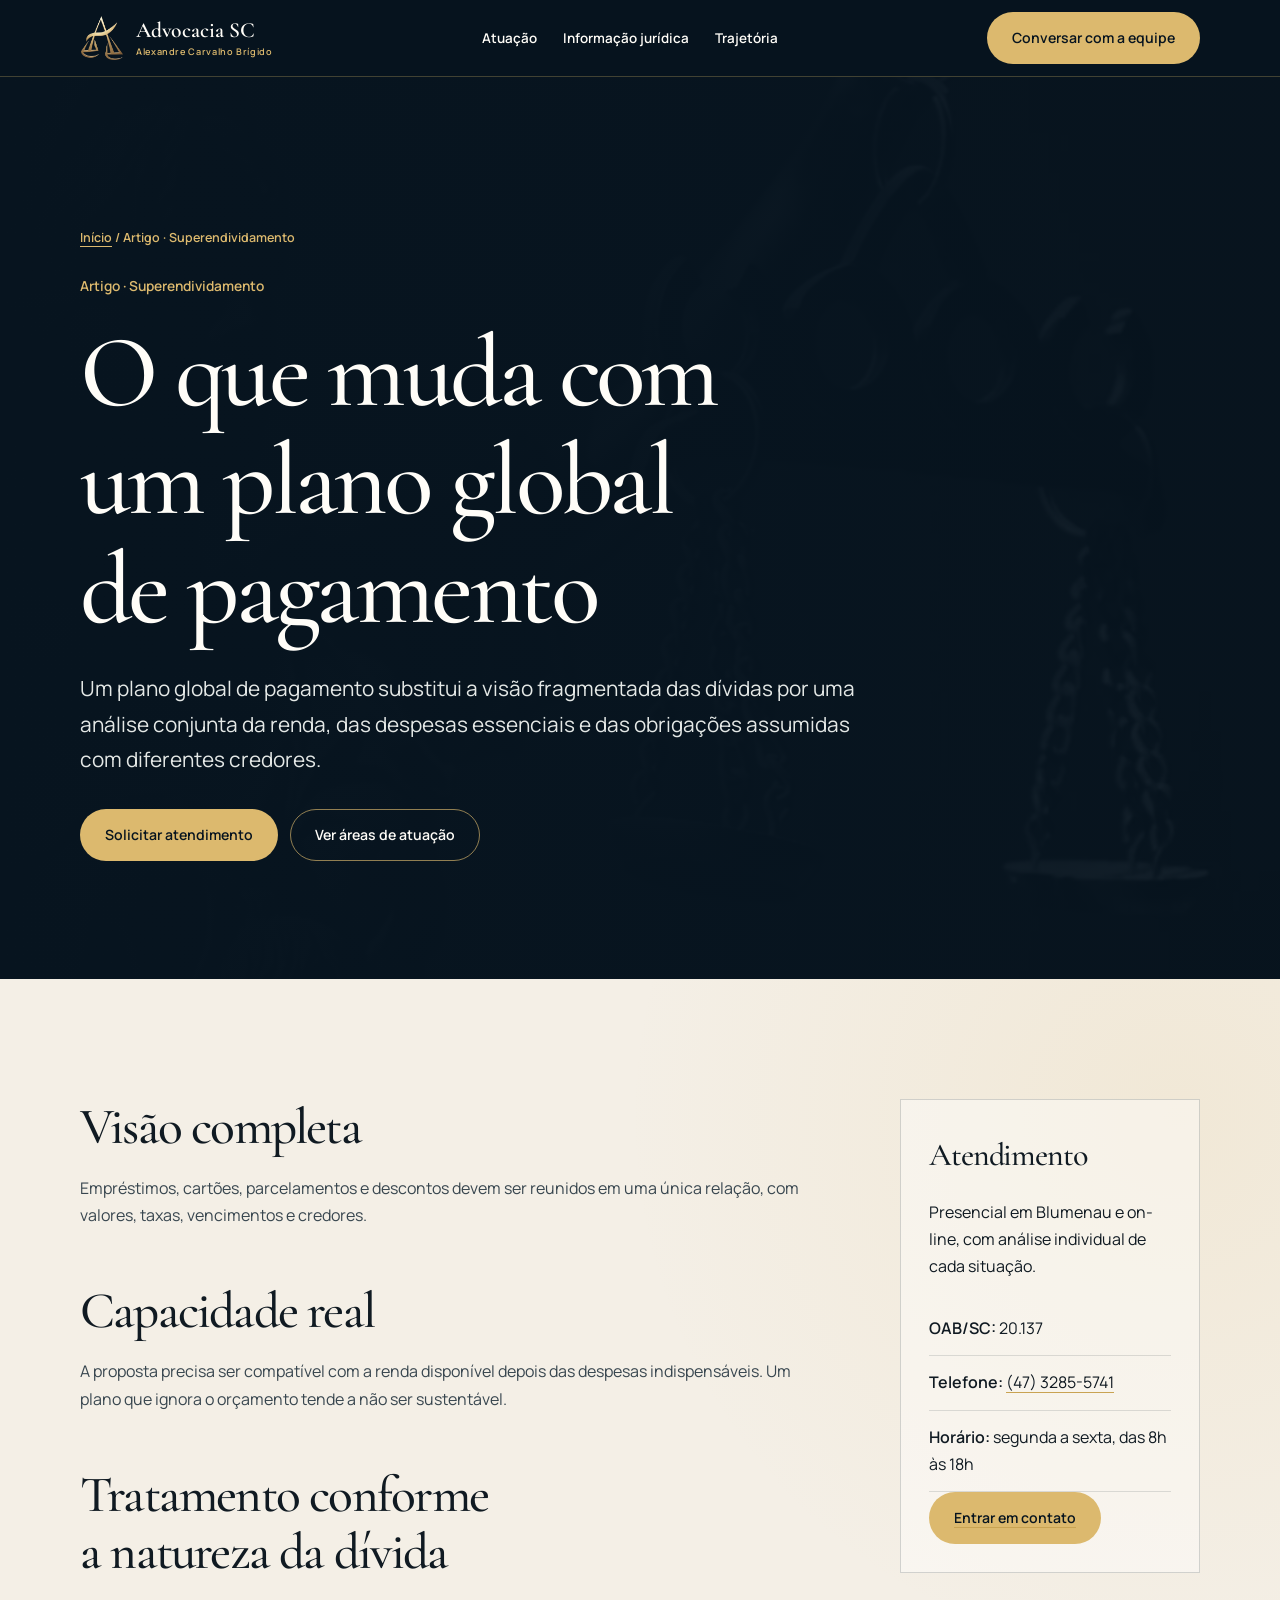
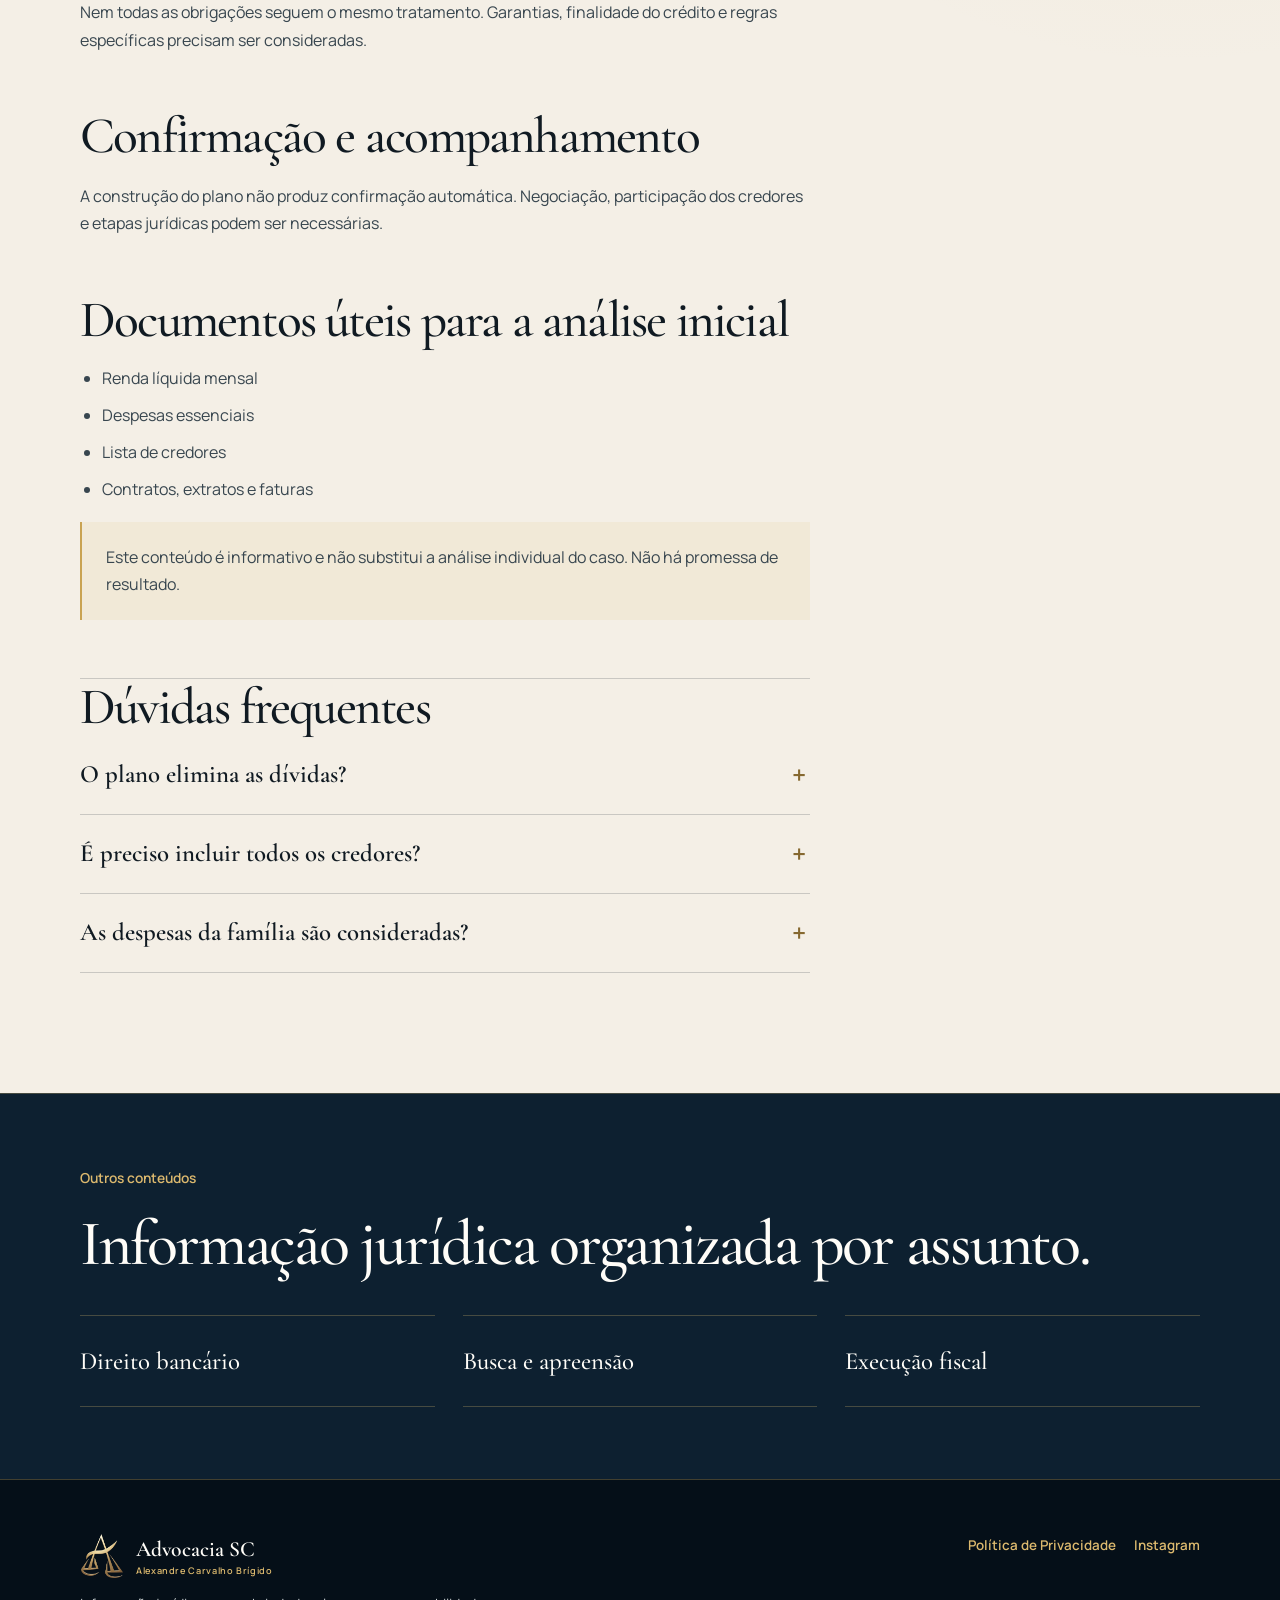
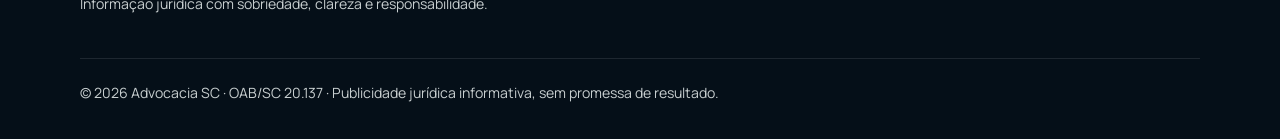
<file: artigo-plano-global-pagamento.html>
<!doctype html><html lang="pt-BR"><head><meta charset="UTF-8"><meta name="viewport" content="width=device-width,initial-scale=1,viewport-fit=cover"><title>O que muda com um plano global de pagamento | Advocacia SC</title><meta name="description" content="Entenda como a visão conjunta das dívidas ajuda a organizar credores, capacidade de pagamento e despesas essenciais."><meta name="theme-color" content="#07141f"><link rel="canonical" href="https://www.advocaciasc.com/artigos/plano-global-pagamento/"><meta property="og:type" content="article"><meta property="og:locale" content="pt_BR"><meta property="og:title" content="O que muda com um plano global de pagamento | Advocacia SC"><meta property="og:description" content="Entenda como a visão conjunta das dívidas ajuda a organizar credores, capacidade de pagamento e despesas essenciais."><meta property="og:url" content="https://www.advocaciasc.com/artigos/plano-global-pagamento/"><meta property="og:image" content="https://www.advocaciasc.comhero-balanca-poster.jpg"><link rel="stylesheet" href="paginas-seo.css"><script type="application/ld+json">{"@context":"https://schema.org","@type":"FAQPage","mainEntity":[{"@type":"Question","name":"O plano elimina as dívidas?","acceptedAnswer":{"@type":"Answer","text":"Não. O objetivo é organizar uma forma de pagamento compatível com a situação analisada, dentro das possibilidades jurídicas aplicáveis."}},{"@type":"Question","name":"É preciso incluir todos os credores?","acceptedAnswer":{"@type":"Answer","text":"A relação completa ajuda na análise, mas a inclusão no procedimento depende da natureza de cada dívida."}},{"@type":"Question","name":"As despesas da família são consideradas?","acceptedAnswer":{"@type":"Answer","text":"Sim. A avaliação da capacidade de pagamento deve observar as despesas essenciais demonstradas documentalmente."}}]}</script><script type="application/ld+json">{"@context":"https://schema.org","@type":"BreadcrumbList","itemListElement":[{"@type":"ListItem","position":1,"name":"Início","item":"https://www.advocaciasc.com/"},{"@type":"ListItem","position":2,"name":"O que muda com um plano global de pagamento","item":"https://www.advocaciasc.com/artigos/plano-global-pagamento/"}]}</script></head><body><a class="skip" href="#conteudo">Ir para o conteúdo</a><header class="header"><div class="container header-inner"><a class="brand" href="index.html"><img src="logo-advocacia-sc.png" alt="" width="44" height="44"><span><strong>Advocacia SC</strong><small>Alexandre Carvalho Brígido</small></span></a><nav class="nav" aria-label="Navegação principal"><a href="index.html#atuacao">Atuação</a><a href="index.html#artigos">Informação jurídica</a><a href="index.html#trajetoria">Trajetória</a></nav><a class="button" href="index.html#agendar">Conversar com a equipe</a></div></header><main id="conteudo"><section class="hero"><div class="container"><p class="breadcrumbs"><a href="index.html">Início</a> / Artigo · Superendividamento</p><p class="eyebrow">Artigo · Superendividamento</p><h1>O que muda com um plano global de pagamento</h1><p class="hero-lead">Um plano global de pagamento substitui a visão fragmentada das dívidas por uma análise conjunta da renda, das despesas essenciais e das obrigações assumidas com diferentes credores.</p><div class="hero-actions"><a class="button" href="index.html#agendar">Solicitar atendimento</a><a class="button secondary" href="index.html#atuacao">Ver áreas de atuação</a></div></div></section><section class="content"><div class="container content-grid"><article class="article"><h2>Visão completa</h2><p>Empréstimos, cartões, parcelamentos e descontos devem ser reunidos em uma única relação, com valores, taxas, vencimentos e credores.</p><h2>Capacidade real</h2><p>A proposta precisa ser compatível com a renda disponível depois das despesas indispensáveis. Um plano que ignora o orçamento tende a não ser sustentável.</p><h2>Tratamento conforme a natureza da dívida</h2><p>Nem todas as obrigações seguem o mesmo tratamento. Garantias, finalidade do crédito e regras específicas precisam ser consideradas.</p><h2>Confirmação e acompanhamento</h2><p>A construção do plano não produz confirmação automática. Negociação, participação dos credores e etapas jurídicas podem ser necessárias.</p><h2>Documentos úteis para a análise inicial</h2><ul><li>Renda líquida mensal</li><li>Despesas essenciais</li><li>Lista de credores</li><li>Contratos, extratos e faturas</li></ul><p class="notice">Este conteúdo é informativo e não substitui a análise individual do caso. Não há promessa de resultado.</p><div class="faq"><h2>Dúvidas frequentes</h2><details><summary>O plano elimina as dívidas?</summary><p>Não. O objetivo é organizar uma forma de pagamento compatível com a situação analisada, dentro das possibilidades jurídicas aplicáveis.</p></details><details><summary>É preciso incluir todos os credores?</summary><p>A relação completa ajuda na análise, mas a inclusão no procedimento depende da natureza de cada dívida.</p></details><details><summary>As despesas da família são consideradas?</summary><p>Sim. A avaliação da capacidade de pagamento deve observar as despesas essenciais demonstradas documentalmente.</p></details></div></article><aside class="side"><h2>Atendimento</h2><p>Presencial em Blumenau e on-line, com análise individual de cada situação.</p><ul><li><strong>OAB/SC:</strong> 20.137</li><li><strong>Telefone:</strong> <a href="tel:+554732855741">(47) 3285-5741</a></li><li><strong>Horário:</strong> segunda a sexta, das 8h às 18h</li></ul><a class="button" href="index.html#agendar">Entrar em contato</a></aside></div></section><section class="related"><div class="container"><p class="eyebrow">Outros conteúdos</p><h2>Informação jurídica organizada por assunto.</h2><div class="related-grid"><a href="direito-bancario.html">Direito bancário</a><a href="busca-apreensao-veiculos.html">Busca e apreensão</a><a href="execucao-fiscal.html">Execução fiscal</a></div></div></section></main><footer class="footer"><div class="container footer-grid"><div><a class="brand" href="index.html"><img src="logo-advocacia-sc.png" alt="" width="44" height="44"><span><strong>Advocacia SC</strong><small>Alexandre Carvalho Brígido</small></span></a><p>Informação jurídica com sobriedade, clareza e responsabilidade.</p></div><div class="footer-links"><a href="privacidade.html">Política de Privacidade</a><a href="https://www.instagram.com/advocaciasc" rel="noreferrer">Instagram</a></div><p class="legal">© 2026 Advocacia SC · OAB/SC 20.137 · Publicidade jurídica informativa, sem promessa de resultado.</p></div></footer></body></html>
</file>
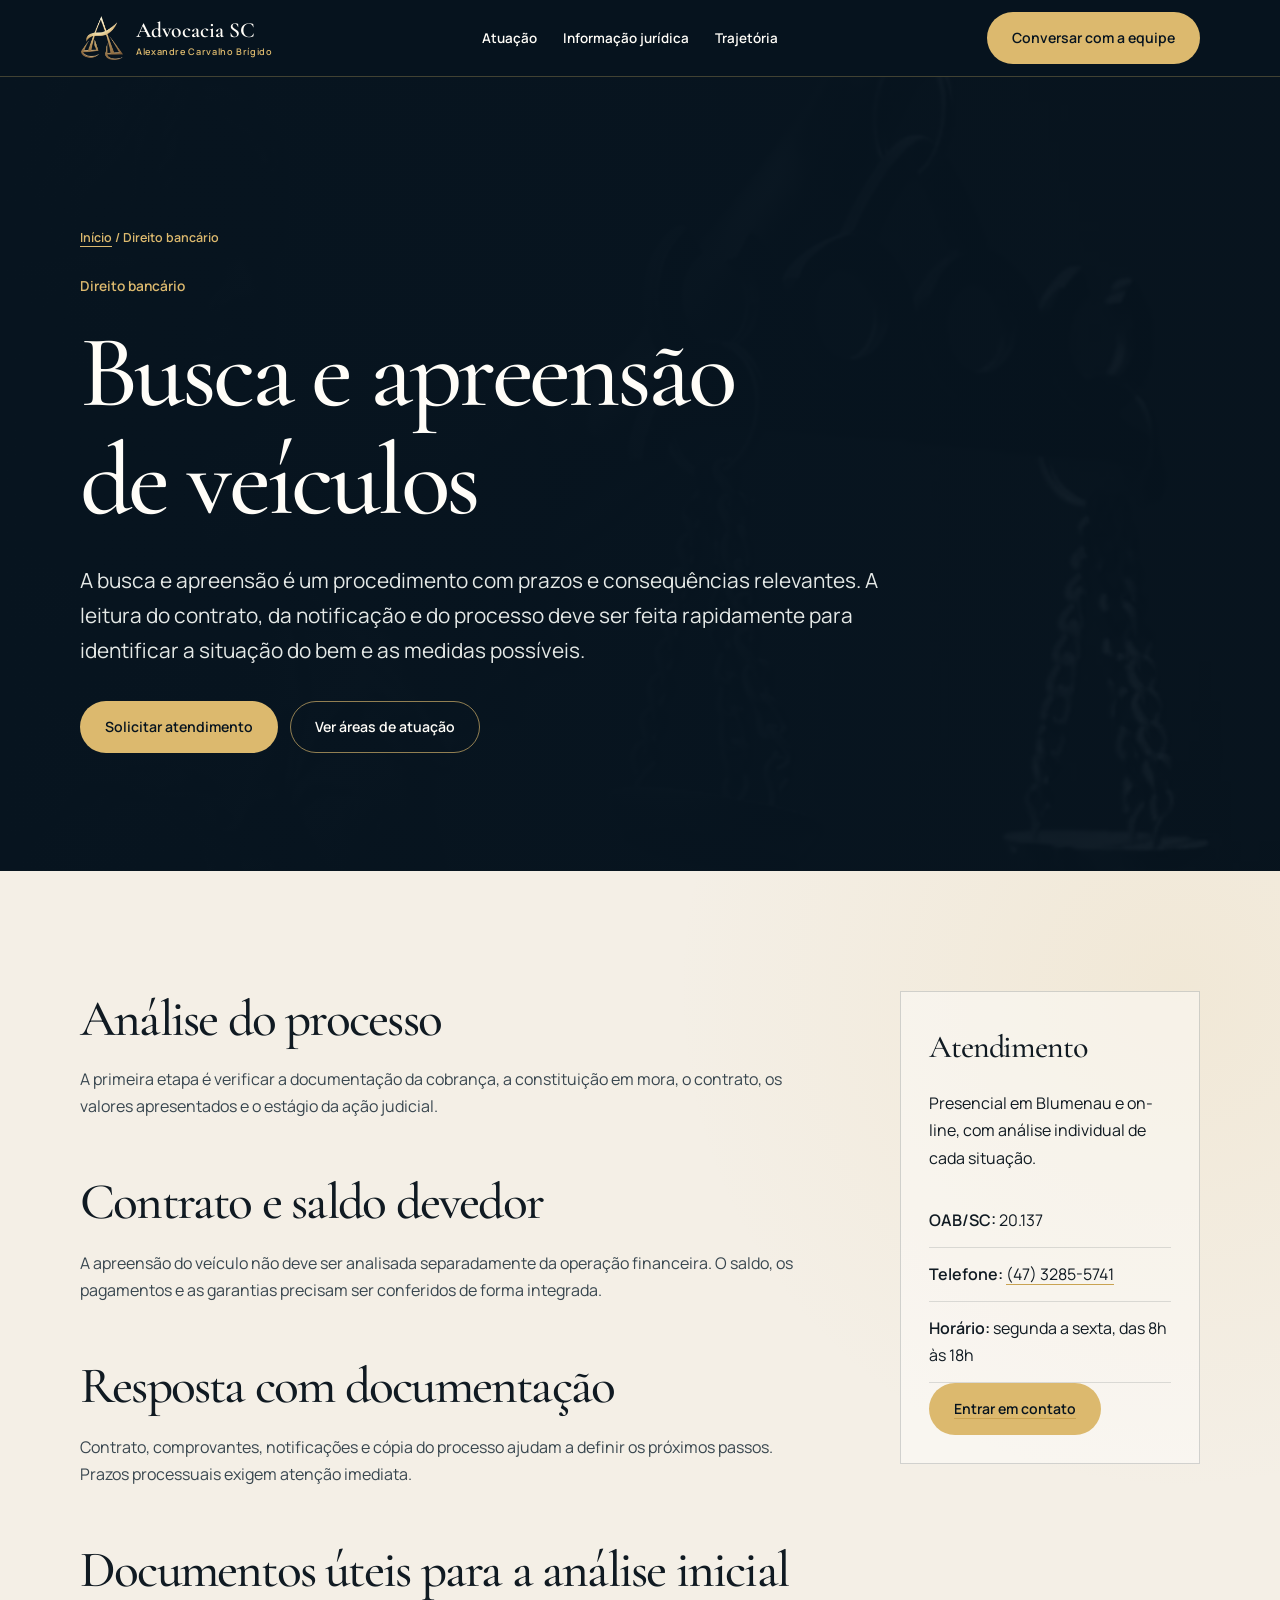
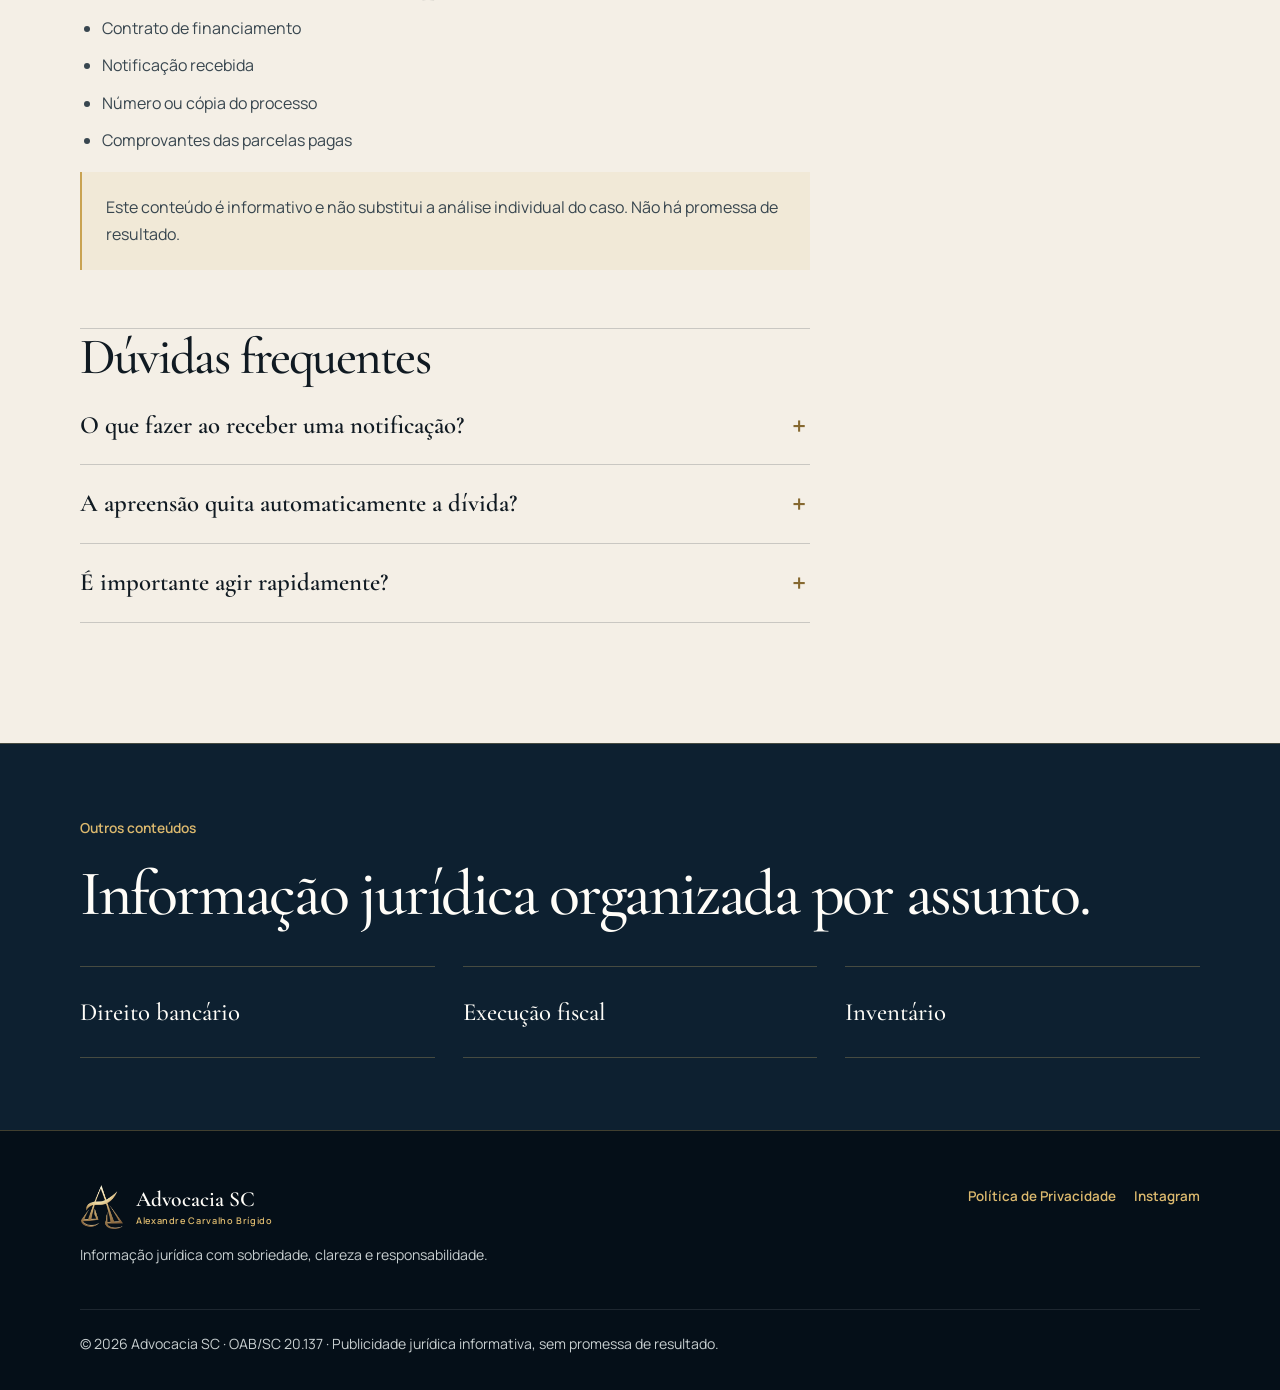
<file: busca-apreensao-veiculos.html>
<!doctype html><html lang="pt-BR"><head><meta charset="UTF-8"><meta name="viewport" content="width=device-width,initial-scale=1,viewport-fit=cover"><title>Busca e apreensão de veículos | Advocacia SC</title><meta name="description" content="Orientação jurídica em busca e apreensão de veículos, contratos com alienação fiduciária e dívidas de financiamento."><meta name="theme-color" content="#07141f"><link rel="canonical" href="https://www.advocaciasc.com/busca-apreensao-veiculos-juros-abusivos/"><meta property="og:type" content="article"><meta property="og:locale" content="pt_BR"><meta property="og:title" content="Busca e apreensão de veículos | Advocacia SC"><meta property="og:description" content="Orientação jurídica em busca e apreensão de veículos, contratos com alienação fiduciária e dívidas de financiamento."><meta property="og:url" content="https://www.advocaciasc.com/busca-apreensao-veiculos-juros-abusivos/"><meta property="og:image" content="https://www.advocaciasc.comhero-balanca-poster.jpg"><link rel="stylesheet" href="paginas-seo.css"><script type="application/ld+json">{"@context":"https://schema.org","@type":"FAQPage","mainEntity":[{"@type":"Question","name":"O que fazer ao receber uma notificação?","acceptedAnswer":{"@type":"Answer","text":"Guarde o documento, verifique a data e procure orientação jurídica com o contrato e os comprovantes disponíveis."}},{"@type":"Question","name":"A apreensão quita automaticamente a dívida?","acceptedAnswer":{"@type":"Answer","text":"A situação do saldo depende do contrato, da venda do bem, das despesas e da prestação de contas. É necessário analisar o caso concreto."}},{"@type":"Question","name":"É importante agir rapidamente?","acceptedAnswer":{"@type":"Answer","text":"Sim. Ações de busca e apreensão envolvem prazos processuais específicos, por isso a documentação deve ser analisada sem demora."}}]}</script><script type="application/ld+json">{"@context":"https://schema.org","@type":"BreadcrumbList","itemListElement":[{"@type":"ListItem","position":1,"name":"Início","item":"https://www.advocaciasc.com/"},{"@type":"ListItem","position":2,"name":"Busca e apreensão de veículos","item":"https://www.advocaciasc.com/busca-apreensao-veiculos-juros-abusivos/"}]}</script></head><body><a class="skip" href="#conteudo">Ir para o conteúdo</a><header class="header"><div class="container header-inner"><a class="brand" href="index.html"><img src="logo-advocacia-sc.png" alt="" width="44" height="44"><span><strong>Advocacia SC</strong><small>Alexandre Carvalho Brígido</small></span></a><nav class="nav" aria-label="Navegação principal"><a href="index.html#atuacao">Atuação</a><a href="index.html#artigos">Informação jurídica</a><a href="index.html#trajetoria">Trajetória</a></nav><a class="button" href="index.html#agendar">Conversar com a equipe</a></div></header><main id="conteudo"><section class="hero"><div class="container"><p class="breadcrumbs"><a href="index.html">Início</a> / Direito bancário</p><p class="eyebrow">Direito bancário</p><h1>Busca e apreensão de veículos</h1><p class="hero-lead">A busca e apreensão é um procedimento com prazos e consequências relevantes. A leitura do contrato, da notificação e do processo deve ser feita rapidamente para identificar a situação do bem e as medidas possíveis.</p><div class="hero-actions"><a class="button" href="index.html#agendar">Solicitar atendimento</a><a class="button secondary" href="index.html#atuacao">Ver áreas de atuação</a></div></div></section><section class="content"><div class="container content-grid"><article class="article"><h2>Análise do processo</h2><p>A primeira etapa é verificar a documentação da cobrança, a constituição em mora, o contrato, os valores apresentados e o estágio da ação judicial.</p><h2>Contrato e saldo devedor</h2><p>A apreensão do veículo não deve ser analisada separadamente da operação financeira. O saldo, os pagamentos e as garantias precisam ser conferidos de forma integrada.</p><h2>Resposta com documentação</h2><p>Contrato, comprovantes, notificações e cópia do processo ajudam a definir os próximos passos. Prazos processuais exigem atenção imediata.</p><h2>Documentos úteis para a análise inicial</h2><ul><li>Contrato de financiamento</li><li>Notificação recebida</li><li>Número ou cópia do processo</li><li>Comprovantes das parcelas pagas</li></ul><p class="notice">Este conteúdo é informativo e não substitui a análise individual do caso. Não há promessa de resultado.</p><div class="faq"><h2>Dúvidas frequentes</h2><details><summary>O que fazer ao receber uma notificação?</summary><p>Guarde o documento, verifique a data e procure orientação jurídica com o contrato e os comprovantes disponíveis.</p></details><details><summary>A apreensão quita automaticamente a dívida?</summary><p>A situação do saldo depende do contrato, da venda do bem, das despesas e da prestação de contas. É necessário analisar o caso concreto.</p></details><details><summary>É importante agir rapidamente?</summary><p>Sim. Ações de busca e apreensão envolvem prazos processuais específicos, por isso a documentação deve ser analisada sem demora.</p></details></div></article><aside class="side"><h2>Atendimento</h2><p>Presencial em Blumenau e on-line, com análise individual de cada situação.</p><ul><li><strong>OAB/SC:</strong> 20.137</li><li><strong>Telefone:</strong> <a href="tel:+554732855741">(47) 3285-5741</a></li><li><strong>Horário:</strong> segunda a sexta, das 8h às 18h</li></ul><a class="button" href="index.html#agendar">Entrar em contato</a></aside></div></section><section class="related"><div class="container"><p class="eyebrow">Outros conteúdos</p><h2>Informação jurídica organizada por assunto.</h2><div class="related-grid"><a href="direito-bancario.html">Direito bancário</a><a href="execucao-fiscal.html">Execução fiscal</a><a href="inventario.html">Inventário</a></div></div></section></main><footer class="footer"><div class="container footer-grid"><div><a class="brand" href="index.html"><img src="logo-advocacia-sc.png" alt="" width="44" height="44"><span><strong>Advocacia SC</strong><small>Alexandre Carvalho Brígido</small></span></a><p>Informação jurídica com sobriedade, clareza e responsabilidade.</p></div><div class="footer-links"><a href="privacidade.html">Política de Privacidade</a><a href="https://www.instagram.com/advocaciasc" rel="noreferrer">Instagram</a></div><p class="legal">© 2026 Advocacia SC · OAB/SC 20.137 · Publicidade jurídica informativa, sem promessa de resultado.</p></div></footer></body></html>
</file>
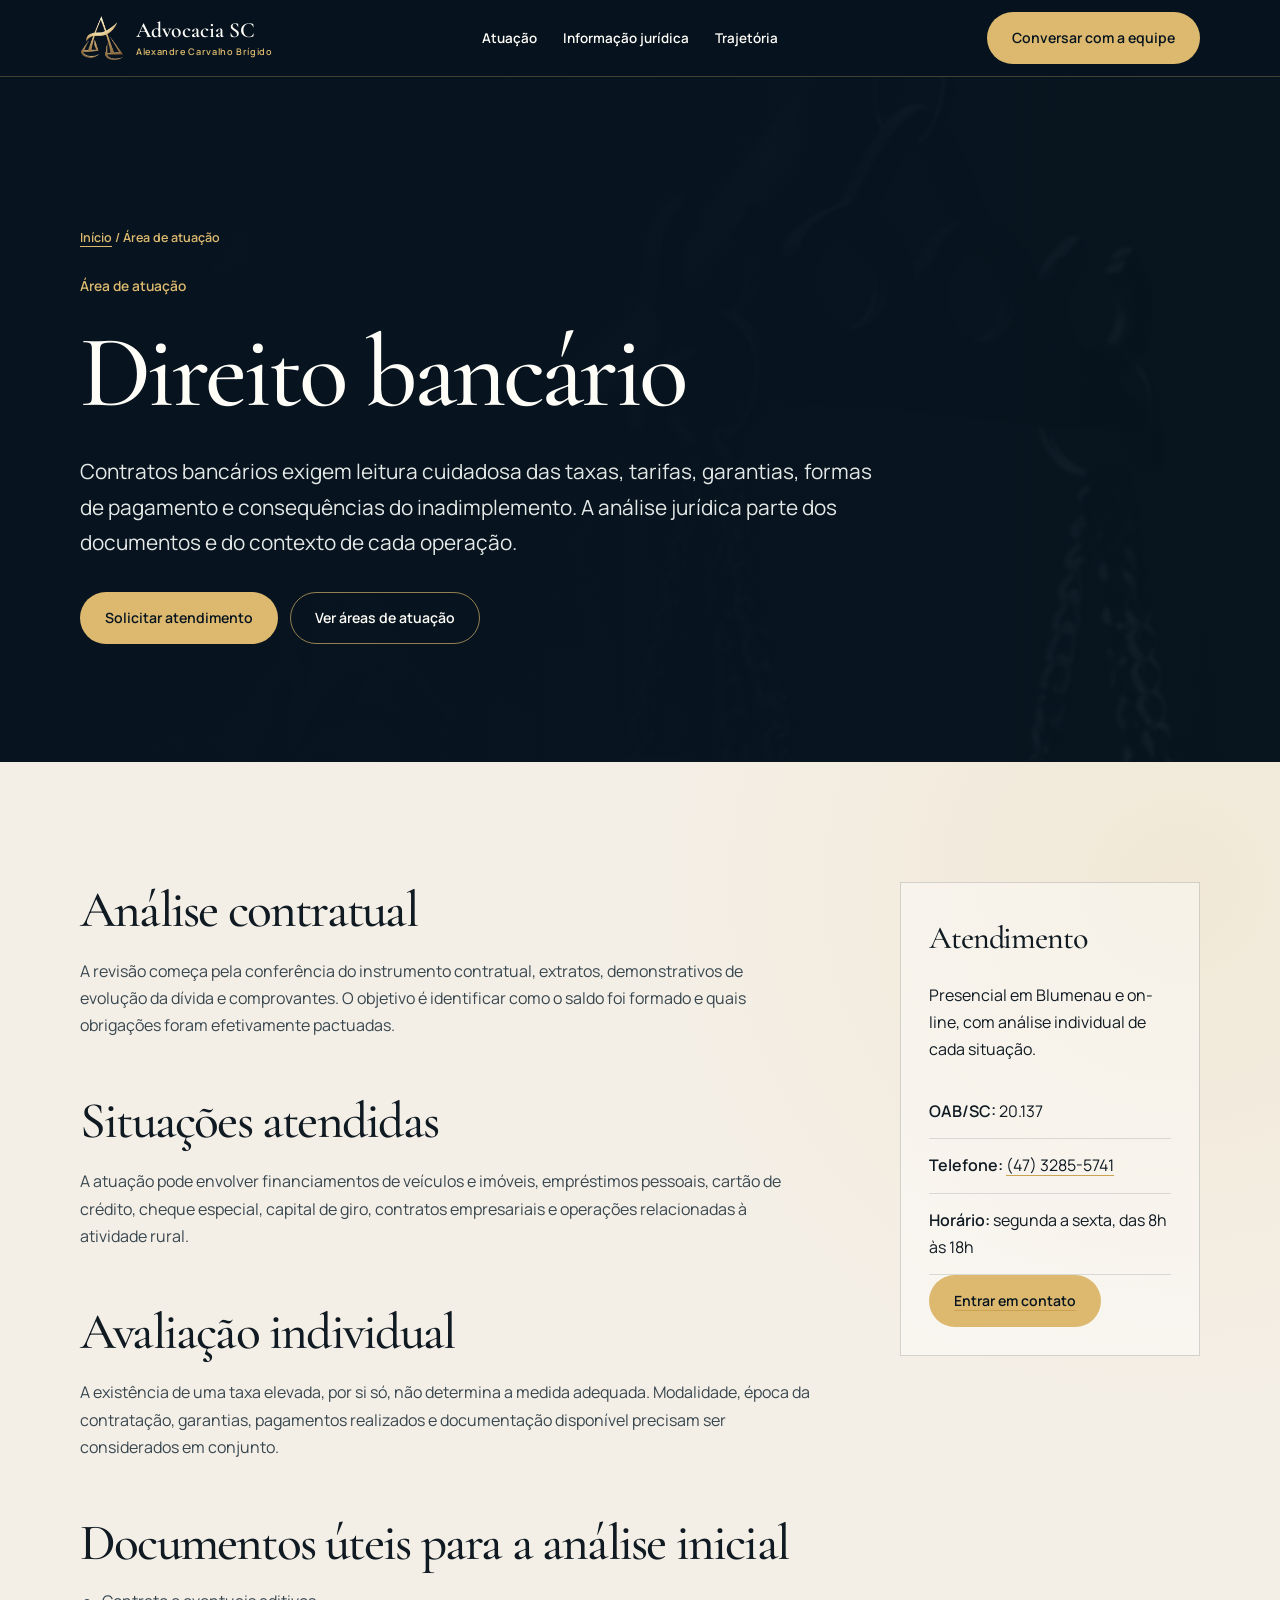
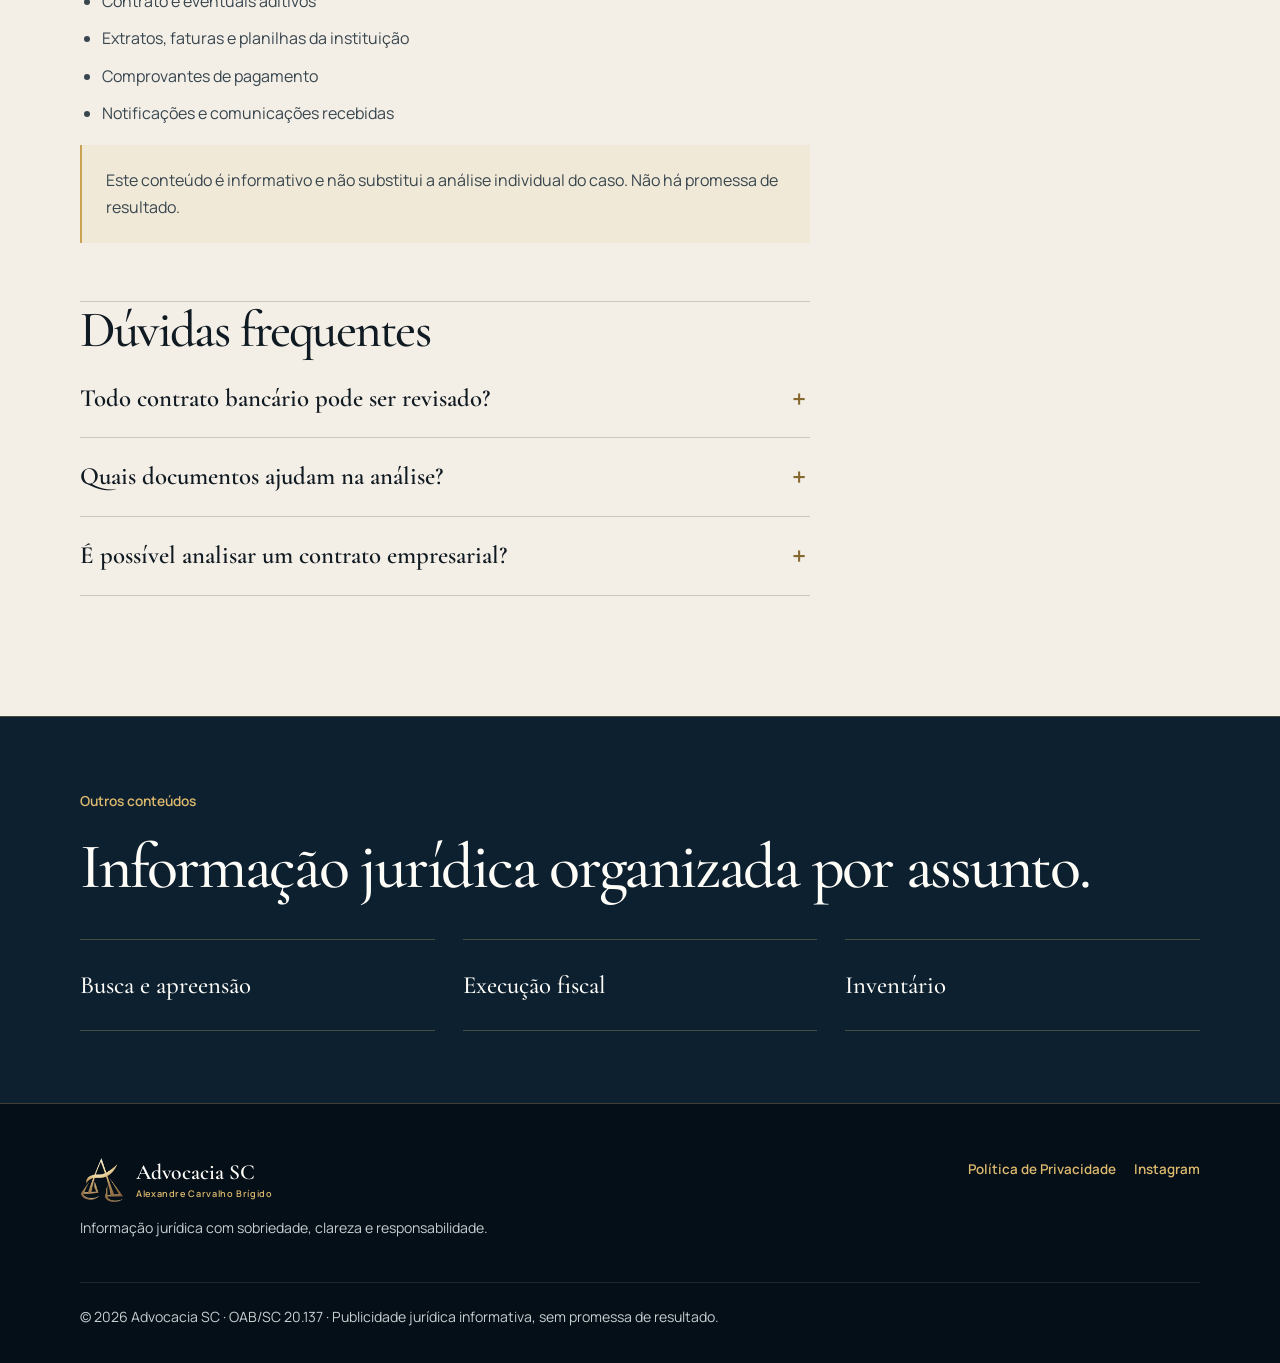
<file: direito-bancario.html>
<!doctype html><html lang="pt-BR"><head><meta charset="UTF-8"><meta name="viewport" content="width=device-width,initial-scale=1,viewport-fit=cover"><title>Direito bancário | Advocacia SC</title><meta name="description" content="Análise técnica de contratos, financiamentos, empréstimos, cartões, cobranças e operações bancárias para pessoas e empresas."><meta name="theme-color" content="#07141f"><link rel="canonical" href="https://www.advocaciasc.com/direito-bancario/"><meta property="og:type" content="article"><meta property="og:locale" content="pt_BR"><meta property="og:title" content="Direito bancário | Advocacia SC"><meta property="og:description" content="Análise técnica de contratos, financiamentos, empréstimos, cartões, cobranças e operações bancárias para pessoas e empresas."><meta property="og:url" content="https://www.advocaciasc.com/direito-bancario/"><meta property="og:image" content="https://www.advocaciasc.comhero-balanca-poster.jpg"><link rel="stylesheet" href="paginas-seo.css"><script type="application/ld+json">{"@context":"https://schema.org","@type":"FAQPage","mainEntity":[{"@type":"Question","name":"Todo contrato bancário pode ser revisado?","acceptedAnswer":{"@type":"Answer","text":"A possibilidade de revisão depende das cláusulas, da documentação e das circunstâncias da contratação. Cada operação deve ser analisada individualmente."}},{"@type":"Question","name":"Quais documentos ajudam na análise?","acceptedAnswer":{"@type":"Answer","text":"Contrato, aditivos, extratos, faturas, comprovantes e comunicações da instituição financeira são os documentos mais úteis no primeiro momento."}},{"@type":"Question","name":"É possível analisar um contrato empresarial?","acceptedAnswer":{"@type":"Answer","text":"Sim. Operações de capital de giro, garantias e renegociações empresariais também podem exigir análise jurídica e financeira integrada."}}]}</script><script type="application/ld+json">{"@context":"https://schema.org","@type":"BreadcrumbList","itemListElement":[{"@type":"ListItem","position":1,"name":"Início","item":"https://www.advocaciasc.com/"},{"@type":"ListItem","position":2,"name":"Direito bancário","item":"https://www.advocaciasc.com/direito-bancario/"}]}</script></head><body><a class="skip" href="#conteudo">Ir para o conteúdo</a><header class="header"><div class="container header-inner"><a class="brand" href="index.html"><img src="logo-advocacia-sc.png" alt="" width="44" height="44"><span><strong>Advocacia SC</strong><small>Alexandre Carvalho Brígido</small></span></a><nav class="nav" aria-label="Navegação principal"><a href="index.html#atuacao">Atuação</a><a href="index.html#artigos">Informação jurídica</a><a href="index.html#trajetoria">Trajetória</a></nav><a class="button" href="index.html#agendar">Conversar com a equipe</a></div></header><main id="conteudo"><section class="hero"><div class="container"><p class="breadcrumbs"><a href="index.html">Início</a> / Área de atuação</p><p class="eyebrow">Área de atuação</p><h1>Direito bancário</h1><p class="hero-lead">Contratos bancários exigem leitura cuidadosa das taxas, tarifas, garantias, formas de pagamento e consequências do inadimplemento. A análise jurídica parte dos documentos e do contexto de cada operação.</p><div class="hero-actions"><a class="button" href="index.html#agendar">Solicitar atendimento</a><a class="button secondary" href="index.html#atuacao">Ver áreas de atuação</a></div></div></section><section class="content"><div class="container content-grid"><article class="article"><h2>Análise contratual</h2><p>A revisão começa pela conferência do instrumento contratual, extratos, demonstrativos de evolução da dívida e comprovantes. O objetivo é identificar como o saldo foi formado e quais obrigações foram efetivamente pactuadas.</p><h2>Situações atendidas</h2><p>A atuação pode envolver financiamentos de veículos e imóveis, empréstimos pessoais, cartão de crédito, cheque especial, capital de giro, contratos empresariais e operações relacionadas à atividade rural.</p><h2>Avaliação individual</h2><p>A existência de uma taxa elevada, por si só, não determina a medida adequada. Modalidade, época da contratação, garantias, pagamentos realizados e documentação disponível precisam ser considerados em conjunto.</p><h2>Documentos úteis para a análise inicial</h2><ul><li>Contrato e eventuais aditivos</li><li>Extratos, faturas e planilhas da instituição</li><li>Comprovantes de pagamento</li><li>Notificações e comunicações recebidas</li></ul><p class="notice">Este conteúdo é informativo e não substitui a análise individual do caso. Não há promessa de resultado.</p><div class="faq"><h2>Dúvidas frequentes</h2><details><summary>Todo contrato bancário pode ser revisado?</summary><p>A possibilidade de revisão depende das cláusulas, da documentação e das circunstâncias da contratação. Cada operação deve ser analisada individualmente.</p></details><details><summary>Quais documentos ajudam na análise?</summary><p>Contrato, aditivos, extratos, faturas, comprovantes e comunicações da instituição financeira são os documentos mais úteis no primeiro momento.</p></details><details><summary>É possível analisar um contrato empresarial?</summary><p>Sim. Operações de capital de giro, garantias e renegociações empresariais também podem exigir análise jurídica e financeira integrada.</p></details></div></article><aside class="side"><h2>Atendimento</h2><p>Presencial em Blumenau e on-line, com análise individual de cada situação.</p><ul><li><strong>OAB/SC:</strong> 20.137</li><li><strong>Telefone:</strong> <a href="tel:+554732855741">(47) 3285-5741</a></li><li><strong>Horário:</strong> segunda a sexta, das 8h às 18h</li></ul><a class="button" href="index.html#agendar">Entrar em contato</a></aside></div></section><section class="related"><div class="container"><p class="eyebrow">Outros conteúdos</p><h2>Informação jurídica organizada por assunto.</h2><div class="related-grid"><a href="busca-apreensao-veiculos.html">Busca e apreensão</a><a href="execucao-fiscal.html">Execução fiscal</a><a href="inventario.html">Inventário</a></div></div></section></main><footer class="footer"><div class="container footer-grid"><div><a class="brand" href="index.html"><img src="logo-advocacia-sc.png" alt="" width="44" height="44"><span><strong>Advocacia SC</strong><small>Alexandre Carvalho Brígido</small></span></a><p>Informação jurídica com sobriedade, clareza e responsabilidade.</p></div><div class="footer-links"><a href="privacidade.html">Política de Privacidade</a><a href="https://www.instagram.com/advocaciasc" rel="noreferrer">Instagram</a></div><p class="legal">© 2026 Advocacia SC · OAB/SC 20.137 · Publicidade jurídica informativa, sem promessa de resultado.</p></div></footer></body></html>
</file>
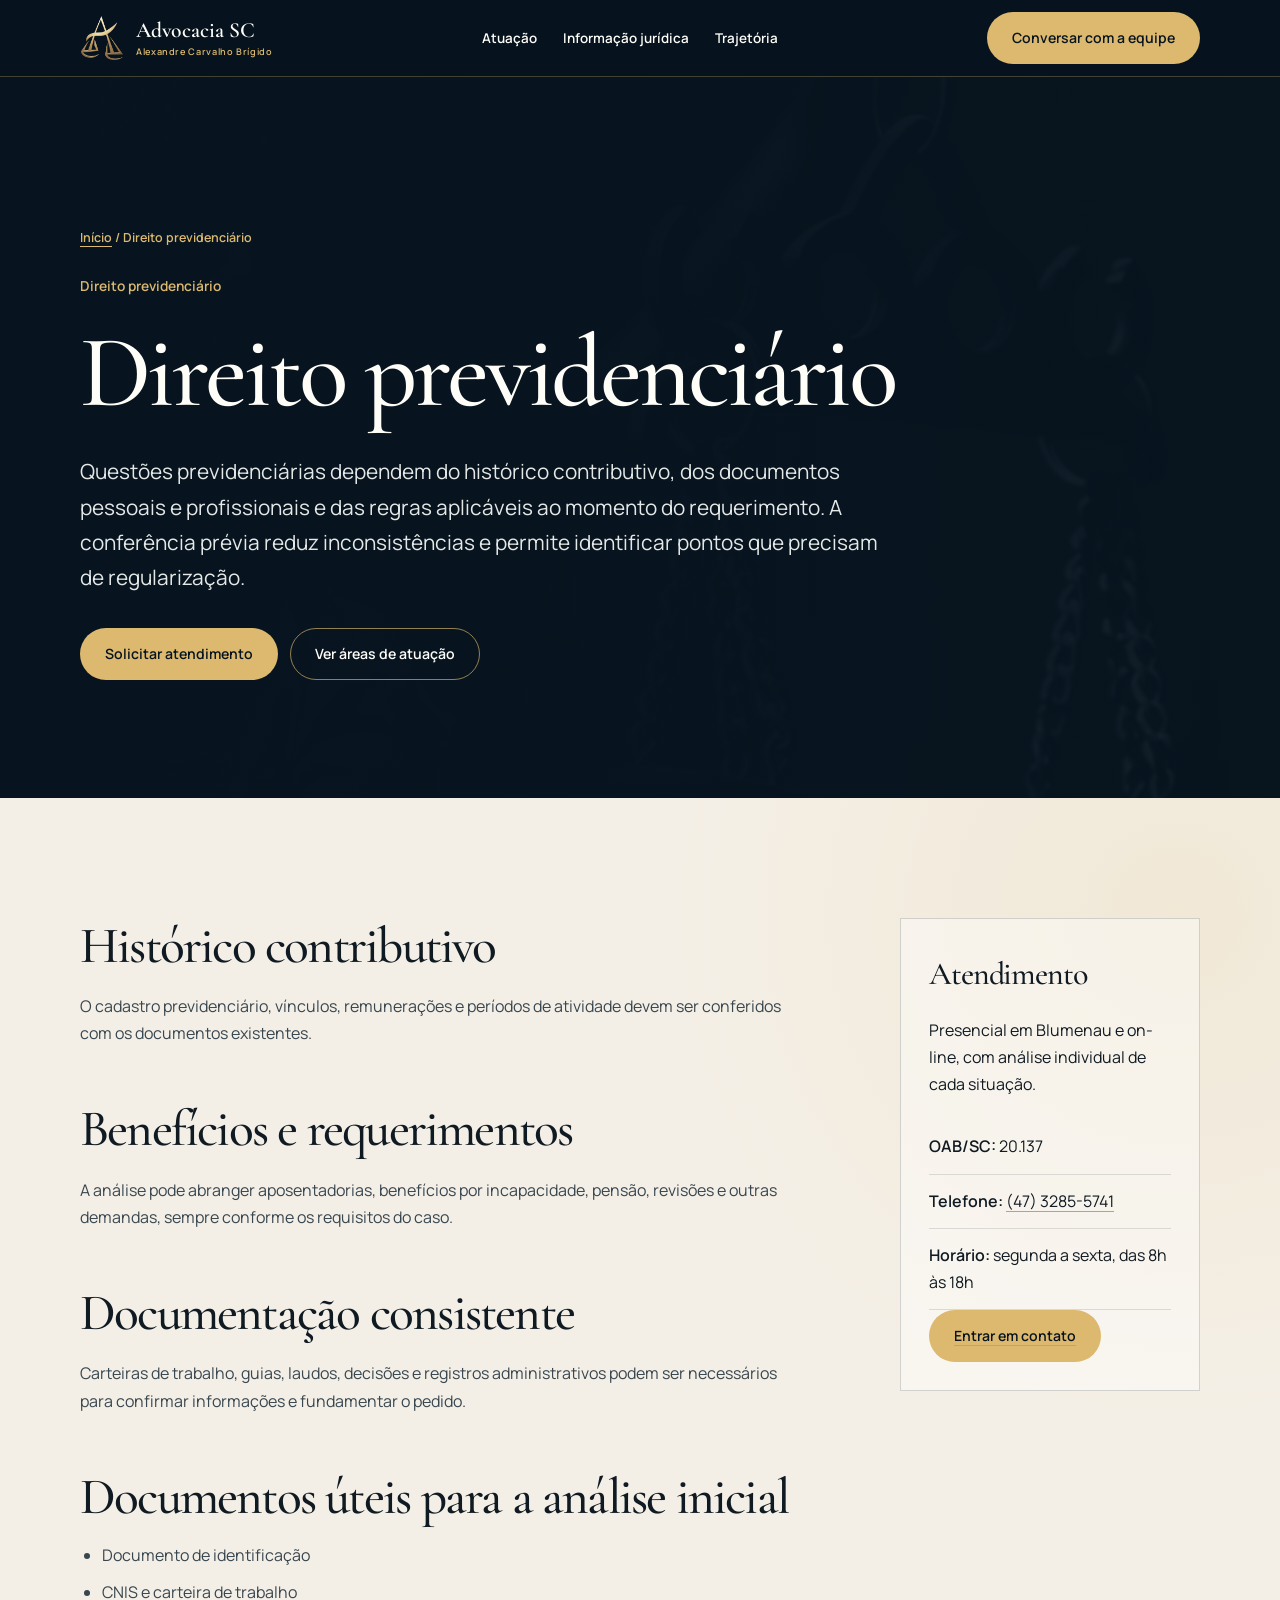
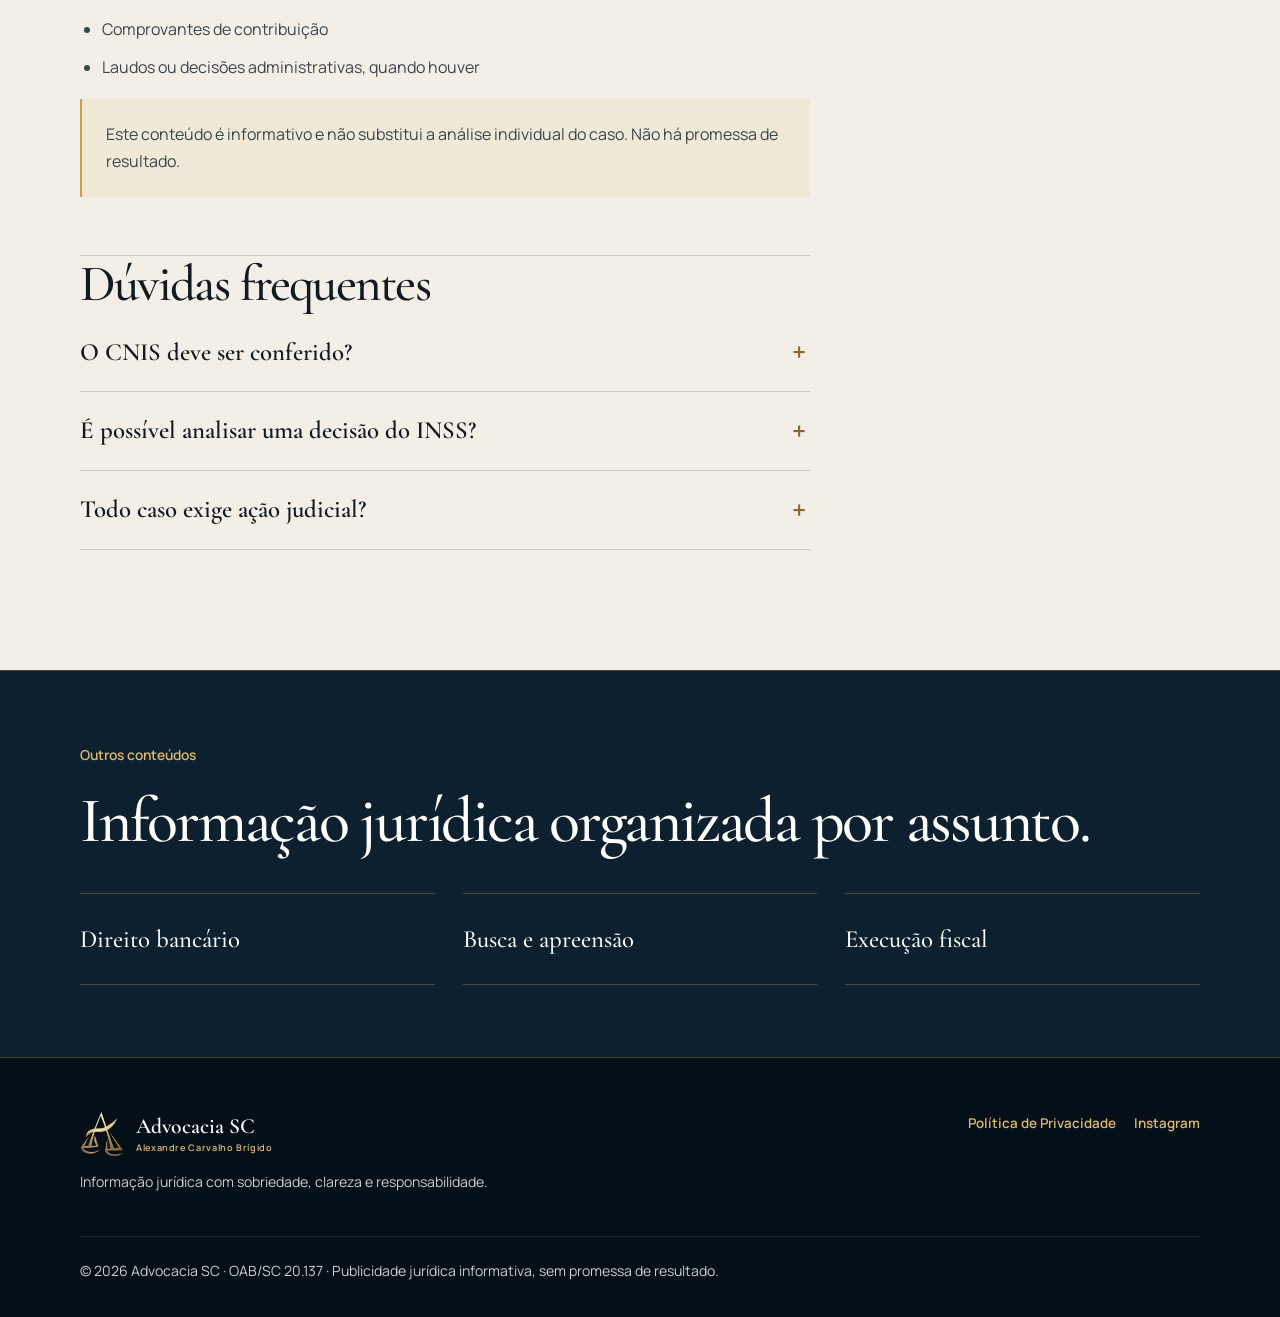
<file: direito-previdenciario.html>
<!doctype html><html lang="pt-BR"><head><meta charset="UTF-8"><meta name="viewport" content="width=device-width,initial-scale=1,viewport-fit=cover"><title>Direito previdenciário | Advocacia SC</title><meta name="description" content="Análise documental de benefícios, contribuições, requerimentos e histórico previdenciário."><meta name="theme-color" content="#07141f"><link rel="canonical" href="https://www.advocaciasc.com/direito-previdenciario/"><meta property="og:type" content="article"><meta property="og:locale" content="pt_BR"><meta property="og:title" content="Direito previdenciário | Advocacia SC"><meta property="og:description" content="Análise documental de benefícios, contribuições, requerimentos e histórico previdenciário."><meta property="og:url" content="https://www.advocaciasc.com/direito-previdenciario/"><meta property="og:image" content="https://www.advocaciasc.comhero-balanca-poster.jpg"><link rel="stylesheet" href="paginas-seo.css"><script type="application/ld+json">{"@context":"https://schema.org","@type":"FAQPage","mainEntity":[{"@type":"Question","name":"O CNIS deve ser conferido?","acceptedAnswer":{"@type":"Answer","text":"Sim. A conferência ajuda a identificar vínculos, remunerações ou contribuições que possam precisar de comprovação ou correção."}},{"@type":"Question","name":"É possível analisar uma decisão do INSS?","acceptedAnswer":{"@type":"Answer","text":"Sim. A carta, o processo administrativo e os documentos utilizados no requerimento ajudam a avaliar os fundamentos da decisão."}},{"@type":"Question","name":"Todo caso exige ação judicial?","acceptedAnswer":{"@type":"Answer","text":"Não. Dependendo da situação, pode haver providências administrativas. A via adequada depende dos documentos e do histórico do benefício."}}]}</script><script type="application/ld+json">{"@context":"https://schema.org","@type":"BreadcrumbList","itemListElement":[{"@type":"ListItem","position":1,"name":"Início","item":"https://www.advocaciasc.com/"},{"@type":"ListItem","position":2,"name":"Direito previdenciário","item":"https://www.advocaciasc.com/direito-previdenciario/"}]}</script></head><body><a class="skip" href="#conteudo">Ir para o conteúdo</a><header class="header"><div class="container header-inner"><a class="brand" href="index.html"><img src="logo-advocacia-sc.png" alt="" width="44" height="44"><span><strong>Advocacia SC</strong><small>Alexandre Carvalho Brígido</small></span></a><nav class="nav" aria-label="Navegação principal"><a href="index.html#atuacao">Atuação</a><a href="index.html#artigos">Informação jurídica</a><a href="index.html#trajetoria">Trajetória</a></nav><a class="button" href="index.html#agendar">Conversar com a equipe</a></div></header><main id="conteudo"><section class="hero"><div class="container"><p class="breadcrumbs"><a href="index.html">Início</a> / Direito previdenciário</p><p class="eyebrow">Direito previdenciário</p><h1>Direito previdenciário</h1><p class="hero-lead">Questões previdenciárias dependem do histórico contributivo, dos documentos pessoais e profissionais e das regras aplicáveis ao momento do requerimento. A conferência prévia reduz inconsistências e permite identificar pontos que precisam de regularização.</p><div class="hero-actions"><a class="button" href="index.html#agendar">Solicitar atendimento</a><a class="button secondary" href="index.html#atuacao">Ver áreas de atuação</a></div></div></section><section class="content"><div class="container content-grid"><article class="article"><h2>Histórico contributivo</h2><p>O cadastro previdenciário, vínculos, remunerações e períodos de atividade devem ser conferidos com os documentos existentes.</p><h2>Benefícios e requerimentos</h2><p>A análise pode abranger aposentadorias, benefícios por incapacidade, pensão, revisões e outras demandas, sempre conforme os requisitos do caso.</p><h2>Documentação consistente</h2><p>Carteiras de trabalho, guias, laudos, decisões e registros administrativos podem ser necessários para confirmar informações e fundamentar o pedido.</p><h2>Documentos úteis para a análise inicial</h2><ul><li>Documento de identificação</li><li>CNIS e carteira de trabalho</li><li>Comprovantes de contribuição</li><li>Laudos ou decisões administrativas, quando houver</li></ul><p class="notice">Este conteúdo é informativo e não substitui a análise individual do caso. Não há promessa de resultado.</p><div class="faq"><h2>Dúvidas frequentes</h2><details><summary>O CNIS deve ser conferido?</summary><p>Sim. A conferência ajuda a identificar vínculos, remunerações ou contribuições que possam precisar de comprovação ou correção.</p></details><details><summary>É possível analisar uma decisão do INSS?</summary><p>Sim. A carta, o processo administrativo e os documentos utilizados no requerimento ajudam a avaliar os fundamentos da decisão.</p></details><details><summary>Todo caso exige ação judicial?</summary><p>Não. Dependendo da situação, pode haver providências administrativas. A via adequada depende dos documentos e do histórico do benefício.</p></details></div></article><aside class="side"><h2>Atendimento</h2><p>Presencial em Blumenau e on-line, com análise individual de cada situação.</p><ul><li><strong>OAB/SC:</strong> 20.137</li><li><strong>Telefone:</strong> <a href="tel:+554732855741">(47) 3285-5741</a></li><li><strong>Horário:</strong> segunda a sexta, das 8h às 18h</li></ul><a class="button" href="index.html#agendar">Entrar em contato</a></aside></div></section><section class="related"><div class="container"><p class="eyebrow">Outros conteúdos</p><h2>Informação jurídica organizada por assunto.</h2><div class="related-grid"><a href="direito-bancario.html">Direito bancário</a><a href="busca-apreensao-veiculos.html">Busca e apreensão</a><a href="execucao-fiscal.html">Execução fiscal</a></div></div></section></main><footer class="footer"><div class="container footer-grid"><div><a class="brand" href="index.html"><img src="logo-advocacia-sc.png" alt="" width="44" height="44"><span><strong>Advocacia SC</strong><small>Alexandre Carvalho Brígido</small></span></a><p>Informação jurídica com sobriedade, clareza e responsabilidade.</p></div><div class="footer-links"><a href="privacidade.html">Política de Privacidade</a><a href="https://www.instagram.com/advocaciasc" rel="noreferrer">Instagram</a></div><p class="legal">© 2026 Advocacia SC · OAB/SC 20.137 · Publicidade jurídica informativa, sem promessa de resultado.</p></div></footer></body></html>
</file>
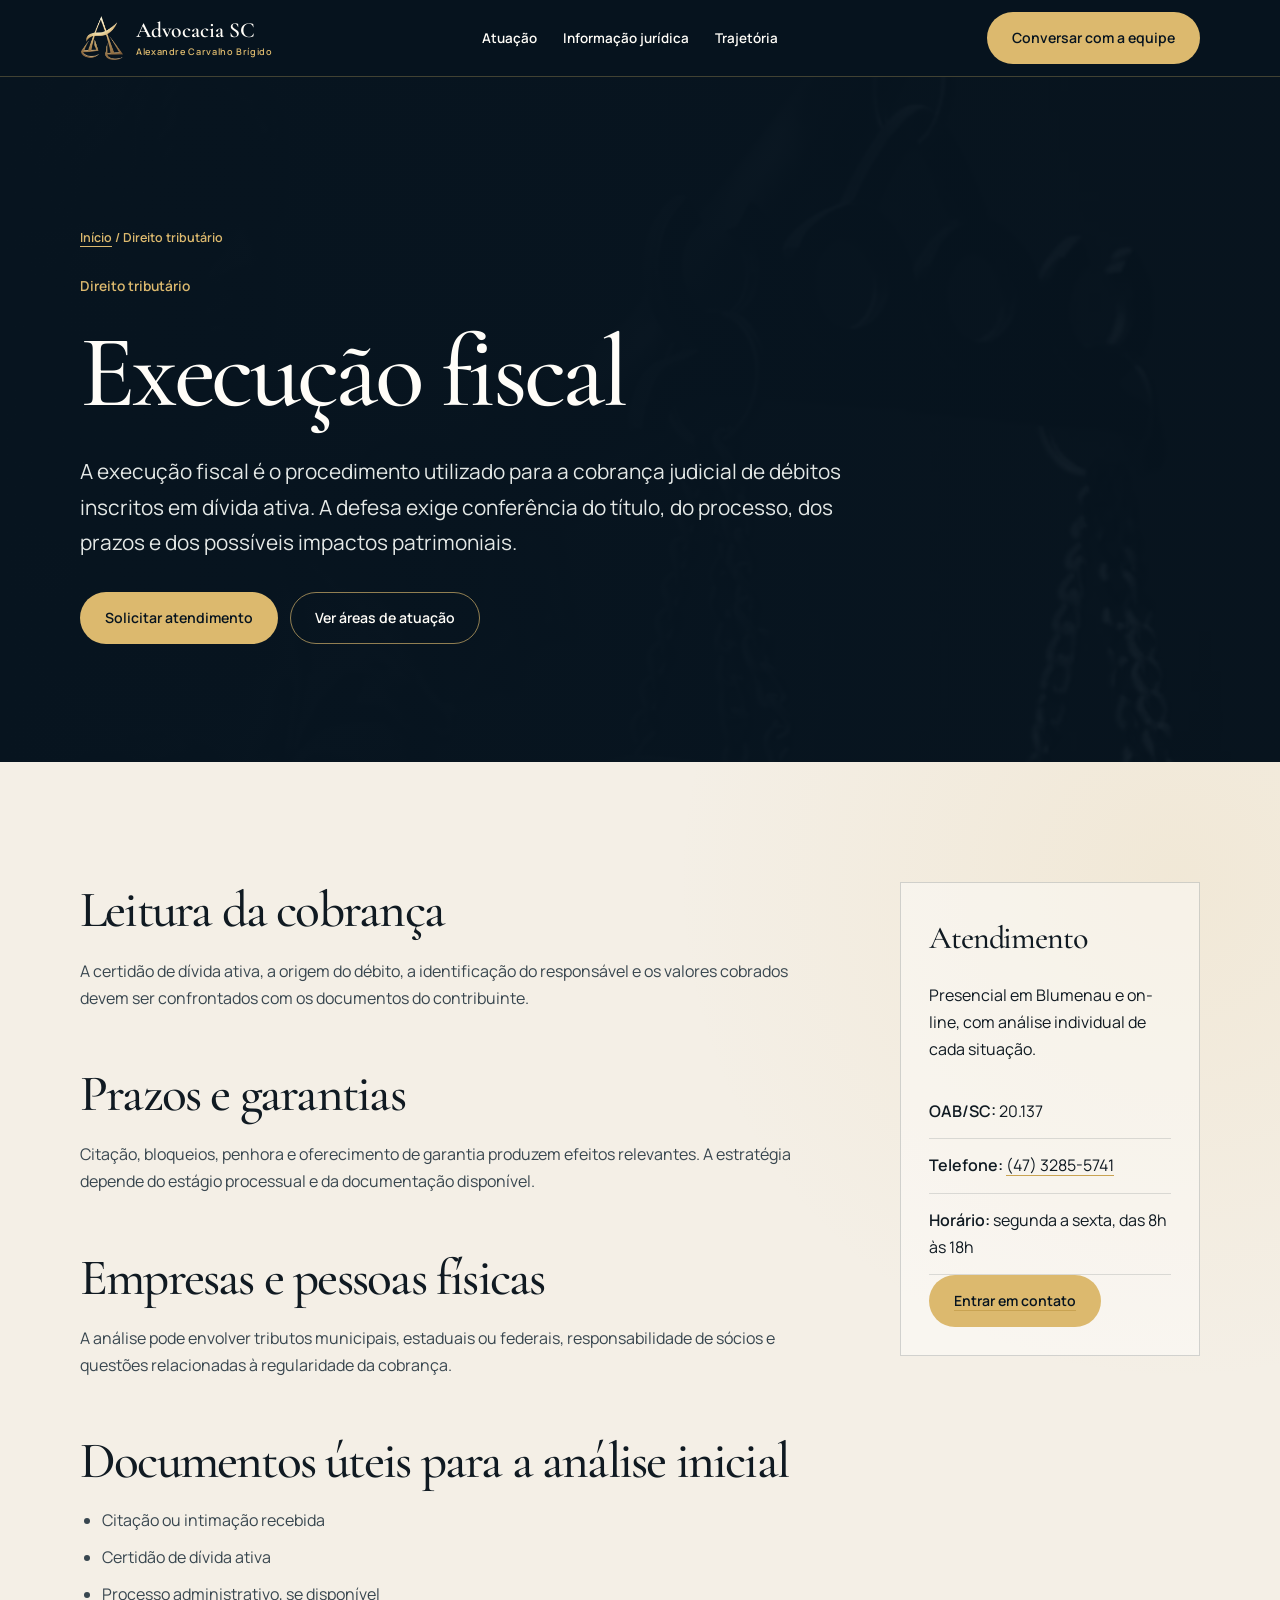
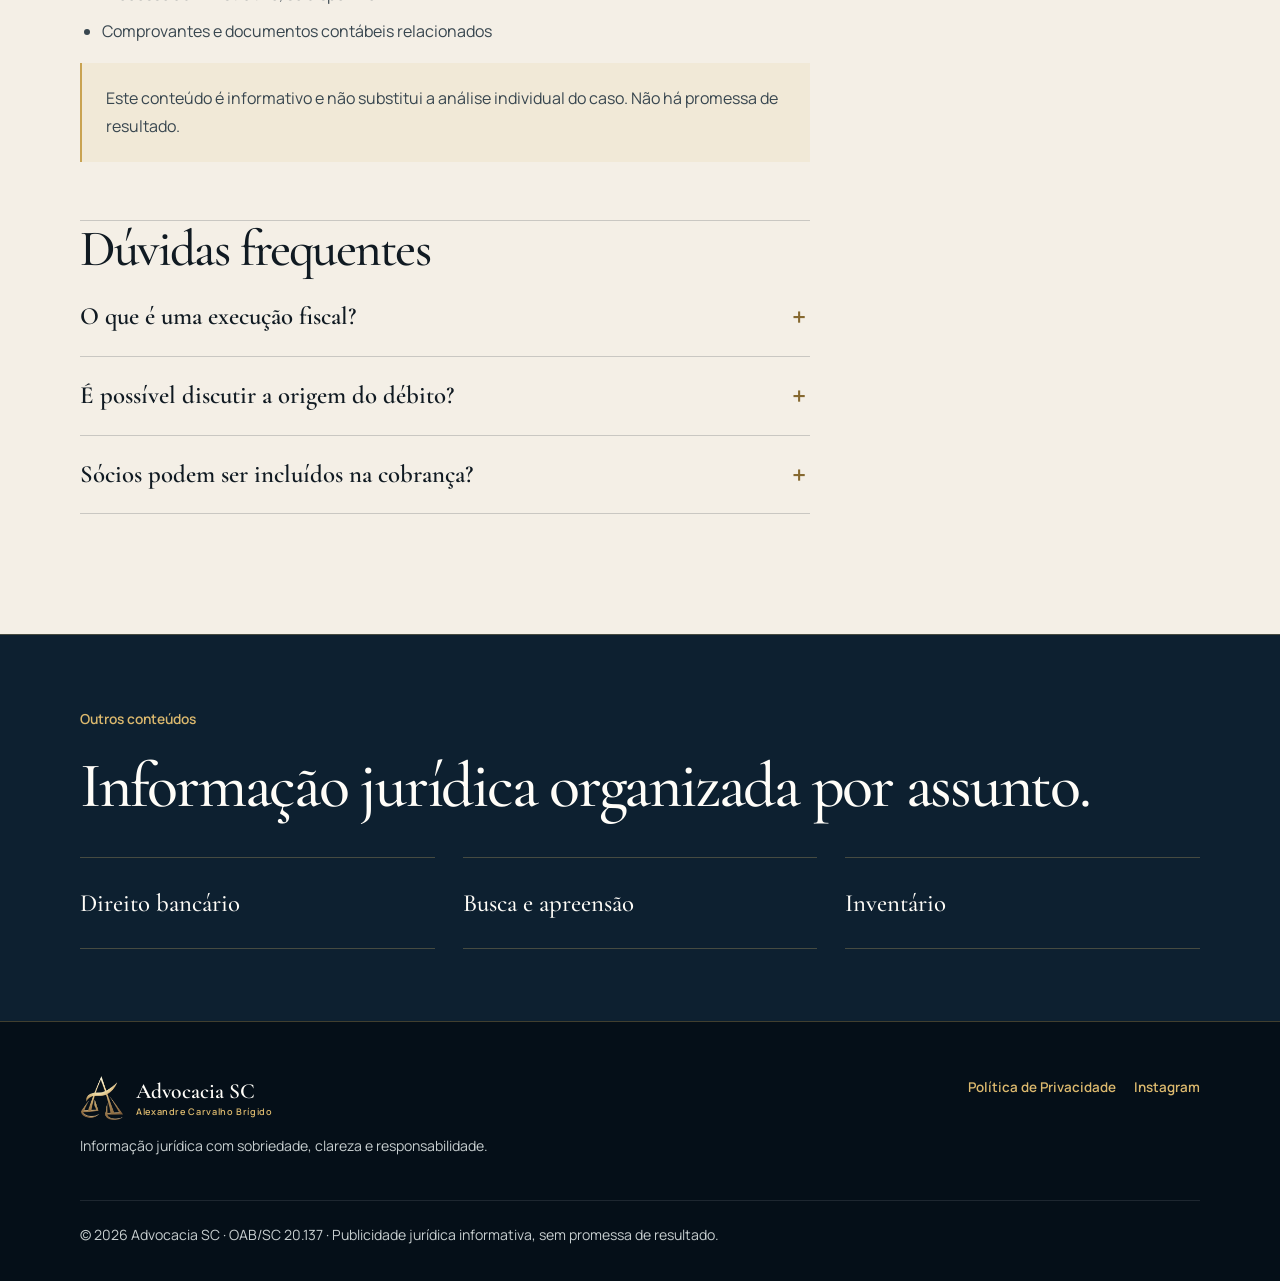
<file: execucao-fiscal.html>
<!doctype html><html lang="pt-BR"><head><meta charset="UTF-8"><meta name="viewport" content="width=device-width,initial-scale=1,viewport-fit=cover"><title>Execução fiscal | Advocacia SC</title><meta name="description" content="Defesa técnica em execuções fiscais, análise da cobrança, da dívida ativa, dos prazos e das garantias patrimoniais."><meta name="theme-color" content="#07141f"><link rel="canonical" href="https://www.advocaciasc.com/execucao-fiscal/"><meta property="og:type" content="article"><meta property="og:locale" content="pt_BR"><meta property="og:title" content="Execução fiscal | Advocacia SC"><meta property="og:description" content="Defesa técnica em execuções fiscais, análise da cobrança, da dívida ativa, dos prazos e das garantias patrimoniais."><meta property="og:url" content="https://www.advocaciasc.com/execucao-fiscal/"><meta property="og:image" content="https://www.advocaciasc.comhero-balanca-poster.jpg"><link rel="stylesheet" href="paginas-seo.css"><script type="application/ld+json">{"@context":"https://schema.org","@type":"FAQPage","mainEntity":[{"@type":"Question","name":"O que é uma execução fiscal?","acceptedAnswer":{"@type":"Answer","text":"É uma ação judicial utilizada pelo poder público para cobrar créditos inscritos em dívida ativa."}},{"@type":"Question","name":"É possível discutir a origem do débito?","acceptedAnswer":{"@type":"Answer","text":"A possibilidade e a forma de discussão dependem do processo, dos documentos e do momento em que a defesa é apresentada."}},{"@type":"Question","name":"Sócios podem ser incluídos na cobrança?","acceptedAnswer":{"@type":"Answer","text":"A responsabilização de sócios depende de requisitos jurídicos específicos e deve ser examinada a partir dos fatos e documentos do caso."}}]}</script><script type="application/ld+json">{"@context":"https://schema.org","@type":"BreadcrumbList","itemListElement":[{"@type":"ListItem","position":1,"name":"Início","item":"https://www.advocaciasc.com/"},{"@type":"ListItem","position":2,"name":"Execução fiscal","item":"https://www.advocaciasc.com/execucao-fiscal/"}]}</script></head><body><a class="skip" href="#conteudo">Ir para o conteúdo</a><header class="header"><div class="container header-inner"><a class="brand" href="index.html"><img src="logo-advocacia-sc.png" alt="" width="44" height="44"><span><strong>Advocacia SC</strong><small>Alexandre Carvalho Brígido</small></span></a><nav class="nav" aria-label="Navegação principal"><a href="index.html#atuacao">Atuação</a><a href="index.html#artigos">Informação jurídica</a><a href="index.html#trajetoria">Trajetória</a></nav><a class="button" href="index.html#agendar">Conversar com a equipe</a></div></header><main id="conteudo"><section class="hero"><div class="container"><p class="breadcrumbs"><a href="index.html">Início</a> / Direito tributário</p><p class="eyebrow">Direito tributário</p><h1>Execução fiscal</h1><p class="hero-lead">A execução fiscal é o procedimento utilizado para a cobrança judicial de débitos inscritos em dívida ativa. A defesa exige conferência do título, do processo, dos prazos e dos possíveis impactos patrimoniais.</p><div class="hero-actions"><a class="button" href="index.html#agendar">Solicitar atendimento</a><a class="button secondary" href="index.html#atuacao">Ver áreas de atuação</a></div></div></section><section class="content"><div class="container content-grid"><article class="article"><h2>Leitura da cobrança</h2><p>A certidão de dívida ativa, a origem do débito, a identificação do responsável e os valores cobrados devem ser confrontados com os documentos do contribuinte.</p><h2>Prazos e garantias</h2><p>Citação, bloqueios, penhora e oferecimento de garantia produzem efeitos relevantes. A estratégia depende do estágio processual e da documentação disponível.</p><h2>Empresas e pessoas físicas</h2><p>A análise pode envolver tributos municipais, estaduais ou federais, responsabilidade de sócios e questões relacionadas à regularidade da cobrança.</p><h2>Documentos úteis para a análise inicial</h2><ul><li>Citação ou intimação recebida</li><li>Certidão de dívida ativa</li><li>Processo administrativo, se disponível</li><li>Comprovantes e documentos contábeis relacionados</li></ul><p class="notice">Este conteúdo é informativo e não substitui a análise individual do caso. Não há promessa de resultado.</p><div class="faq"><h2>Dúvidas frequentes</h2><details><summary>O que é uma execução fiscal?</summary><p>É uma ação judicial utilizada pelo poder público para cobrar créditos inscritos em dívida ativa.</p></details><details><summary>É possível discutir a origem do débito?</summary><p>A possibilidade e a forma de discussão dependem do processo, dos documentos e do momento em que a defesa é apresentada.</p></details><details><summary>Sócios podem ser incluídos na cobrança?</summary><p>A responsabilização de sócios depende de requisitos jurídicos específicos e deve ser examinada a partir dos fatos e documentos do caso.</p></details></div></article><aside class="side"><h2>Atendimento</h2><p>Presencial em Blumenau e on-line, com análise individual de cada situação.</p><ul><li><strong>OAB/SC:</strong> 20.137</li><li><strong>Telefone:</strong> <a href="tel:+554732855741">(47) 3285-5741</a></li><li><strong>Horário:</strong> segunda a sexta, das 8h às 18h</li></ul><a class="button" href="index.html#agendar">Entrar em contato</a></aside></div></section><section class="related"><div class="container"><p class="eyebrow">Outros conteúdos</p><h2>Informação jurídica organizada por assunto.</h2><div class="related-grid"><a href="direito-bancario.html">Direito bancário</a><a href="busca-apreensao-veiculos.html">Busca e apreensão</a><a href="inventario.html">Inventário</a></div></div></section></main><footer class="footer"><div class="container footer-grid"><div><a class="brand" href="index.html"><img src="logo-advocacia-sc.png" alt="" width="44" height="44"><span><strong>Advocacia SC</strong><small>Alexandre Carvalho Brígido</small></span></a><p>Informação jurídica com sobriedade, clareza e responsabilidade.</p></div><div class="footer-links"><a href="privacidade.html">Política de Privacidade</a><a href="https://www.instagram.com/advocaciasc" rel="noreferrer">Instagram</a></div><p class="legal">© 2026 Advocacia SC · OAB/SC 20.137 · Publicidade jurídica informativa, sem promessa de resultado.</p></div></footer></body></html>
</file>
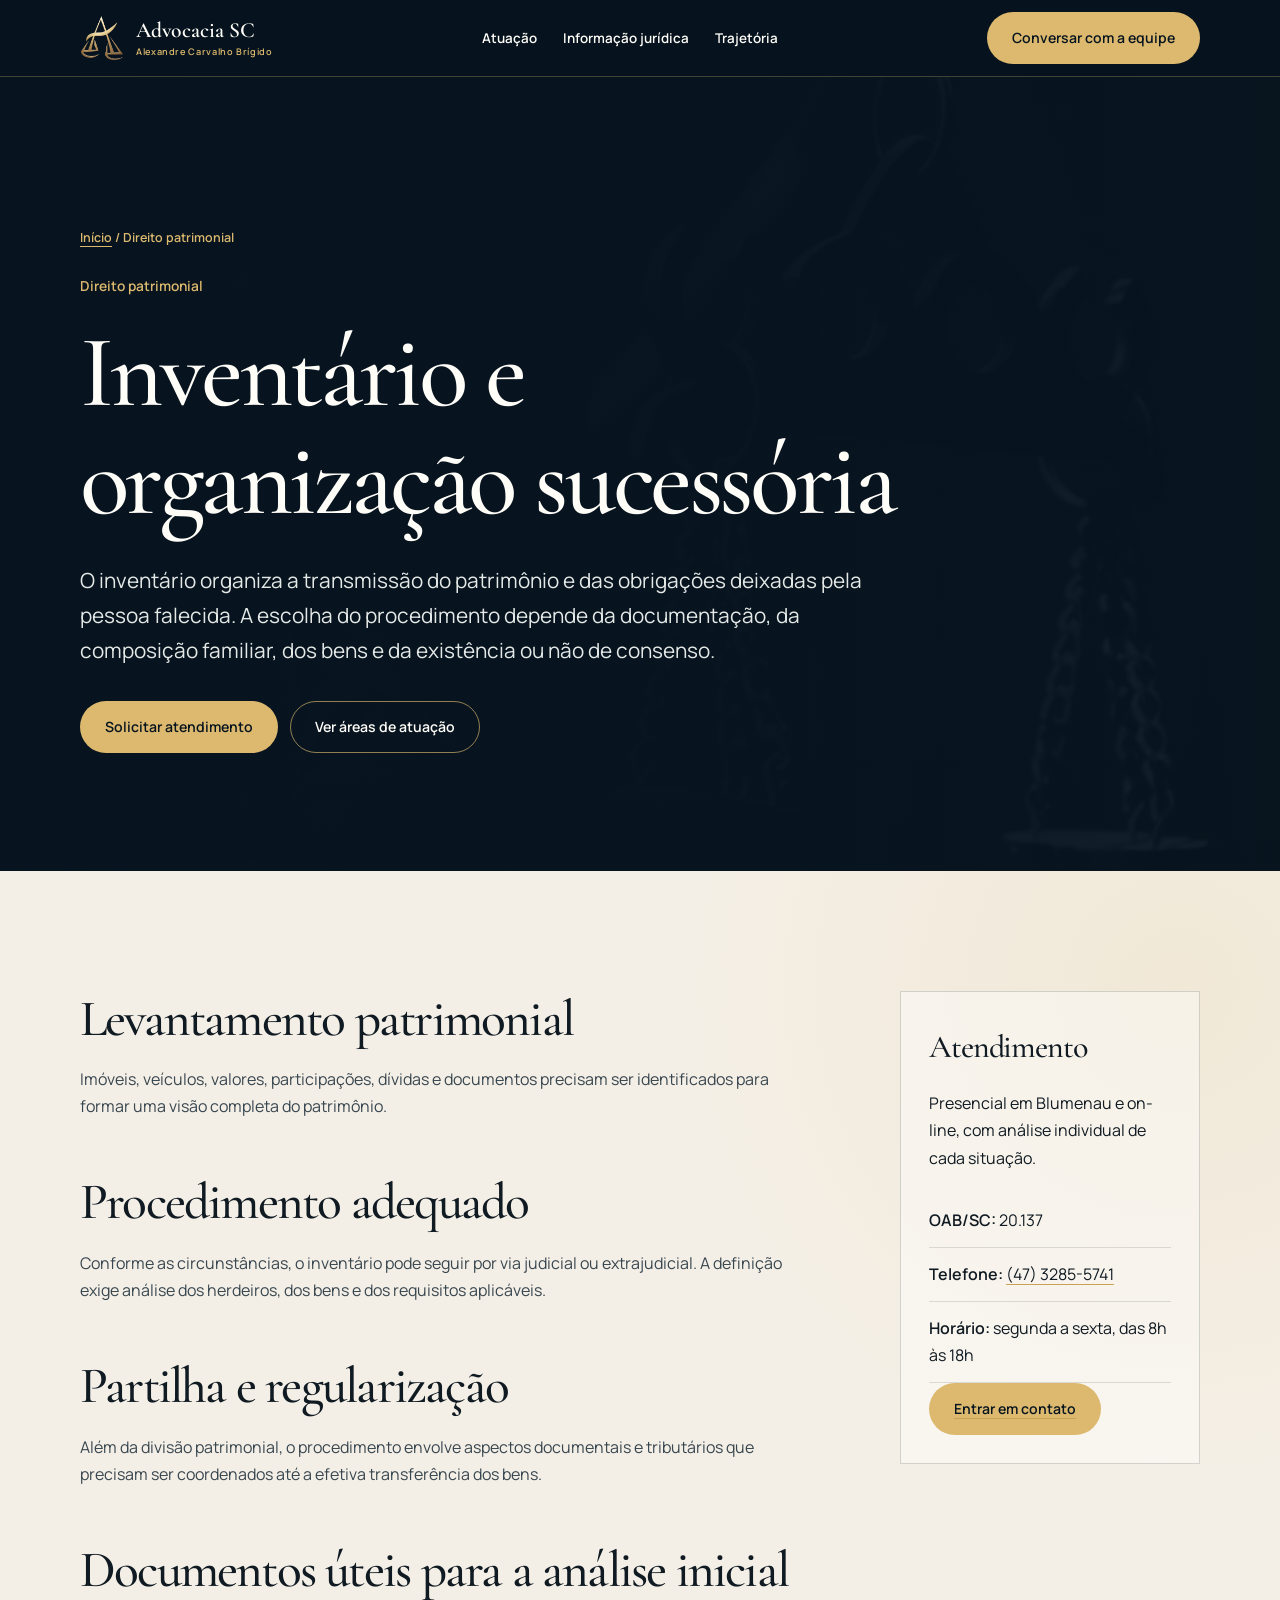
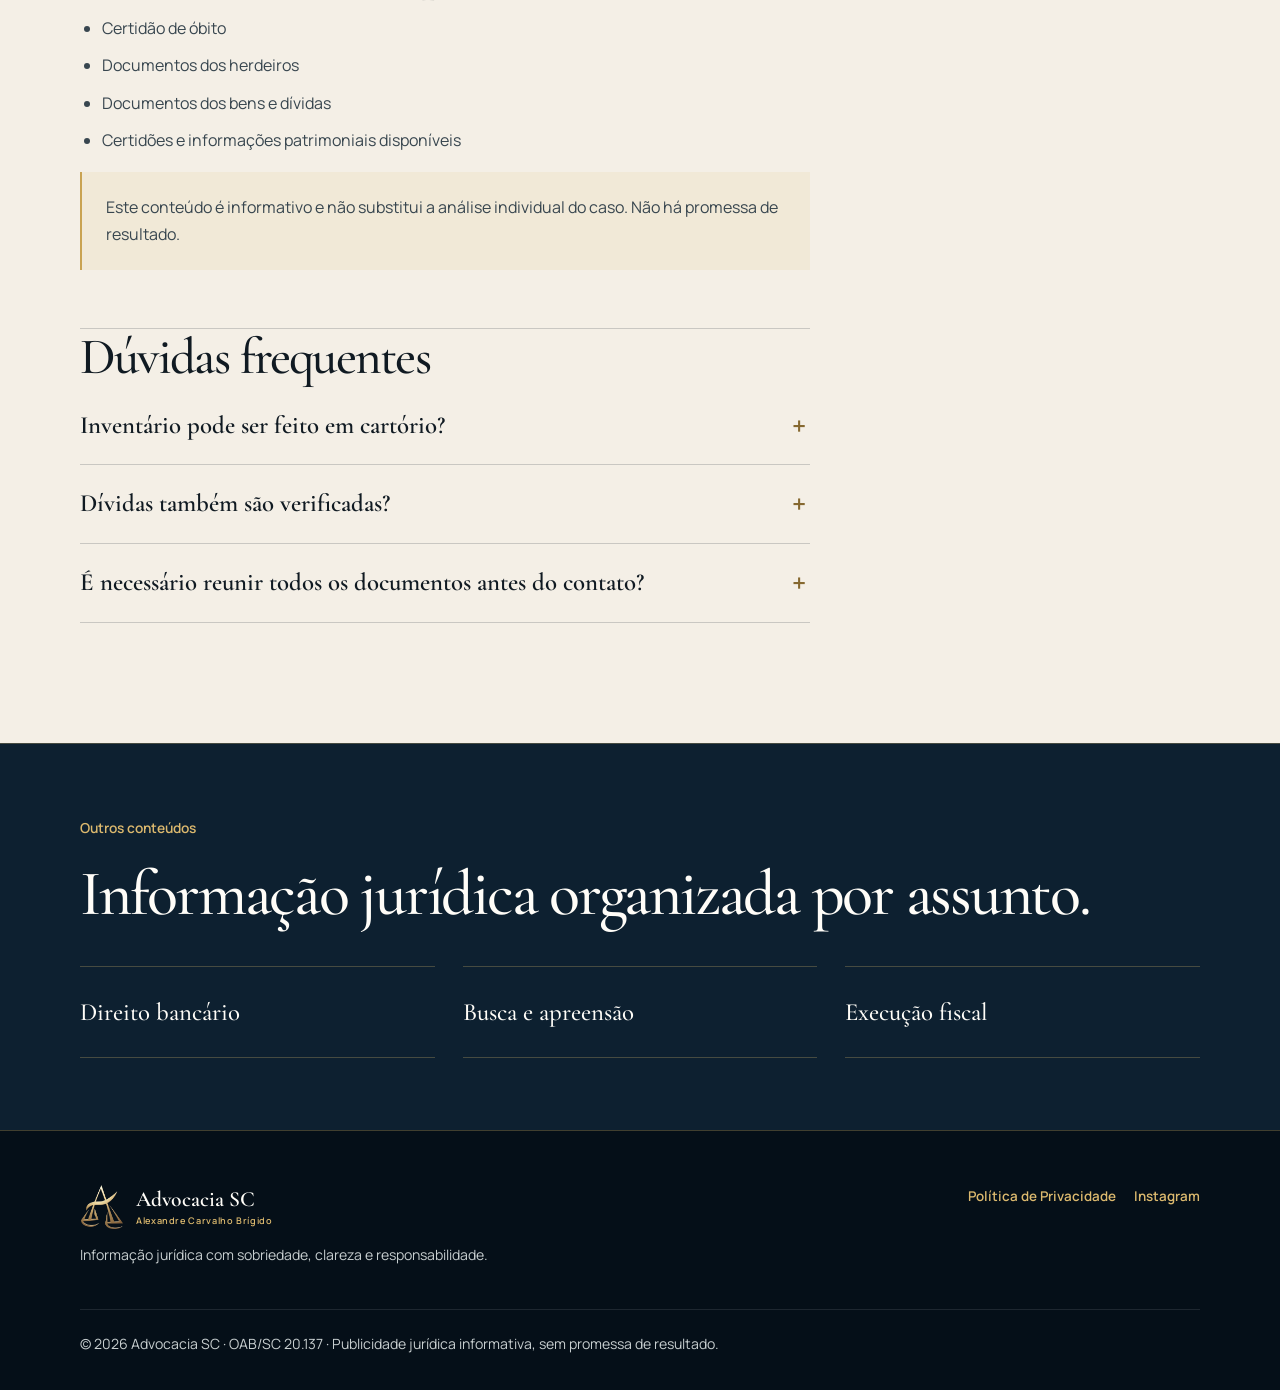
<file: inventario.html>
<!doctype html><html lang="pt-BR"><head><meta charset="UTF-8"><meta name="viewport" content="width=device-width,initial-scale=1,viewport-fit=cover"><title>Inventário e organização sucessória | Advocacia SC</title><meta name="description" content="Orientação em inventário, levantamento patrimonial, documentação, partilha e regularização de bens."><meta name="theme-color" content="#07141f"><link rel="canonical" href="https://www.advocaciasc.com/inventario/"><meta property="og:type" content="article"><meta property="og:locale" content="pt_BR"><meta property="og:title" content="Inventário e organização sucessória | Advocacia SC"><meta property="og:description" content="Orientação em inventário, levantamento patrimonial, documentação, partilha e regularização de bens."><meta property="og:url" content="https://www.advocaciasc.com/inventario/"><meta property="og:image" content="https://www.advocaciasc.comhero-balanca-poster.jpg"><link rel="stylesheet" href="paginas-seo.css"><script type="application/ld+json">{"@context":"https://schema.org","@type":"FAQPage","mainEntity":[{"@type":"Question","name":"Inventário pode ser feito em cartório?","acceptedAnswer":{"@type":"Answer","text":"Em determinadas situações, sim. A possibilidade depende do atendimento aos requisitos legais e da análise da composição familiar e patrimonial."}},{"@type":"Question","name":"Dívidas também são verificadas?","acceptedAnswer":{"@type":"Answer","text":"Sim. O levantamento deve considerar bens, direitos e obrigações para que a partilha seja estruturada corretamente."}},{"@type":"Question","name":"É necessário reunir todos os documentos antes do contato?","acceptedAnswer":{"@type":"Answer","text":"Não. O primeiro contato pode servir para identificar quais documentos já existem e quais ainda precisam ser providenciados."}}]}</script><script type="application/ld+json">{"@context":"https://schema.org","@type":"BreadcrumbList","itemListElement":[{"@type":"ListItem","position":1,"name":"Início","item":"https://www.advocaciasc.com/"},{"@type":"ListItem","position":2,"name":"Inventário e organização sucessória","item":"https://www.advocaciasc.com/inventario/"}]}</script></head><body><a class="skip" href="#conteudo">Ir para o conteúdo</a><header class="header"><div class="container header-inner"><a class="brand" href="index.html"><img src="logo-advocacia-sc.png" alt="" width="44" height="44"><span><strong>Advocacia SC</strong><small>Alexandre Carvalho Brígido</small></span></a><nav class="nav" aria-label="Navegação principal"><a href="index.html#atuacao">Atuação</a><a href="index.html#artigos">Informação jurídica</a><a href="index.html#trajetoria">Trajetória</a></nav><a class="button" href="index.html#agendar">Conversar com a equipe</a></div></header><main id="conteudo"><section class="hero"><div class="container"><p class="breadcrumbs"><a href="index.html">Início</a> / Direito patrimonial</p><p class="eyebrow">Direito patrimonial</p><h1>Inventário e organização sucessória</h1><p class="hero-lead">O inventário organiza a transmissão do patrimônio e das obrigações deixadas pela pessoa falecida. A escolha do procedimento depende da documentação, da composição familiar, dos bens e da existência ou não de consenso.</p><div class="hero-actions"><a class="button" href="index.html#agendar">Solicitar atendimento</a><a class="button secondary" href="index.html#atuacao">Ver áreas de atuação</a></div></div></section><section class="content"><div class="container content-grid"><article class="article"><h2>Levantamento patrimonial</h2><p>Imóveis, veículos, valores, participações, dívidas e documentos precisam ser identificados para formar uma visão completa do patrimônio.</p><h2>Procedimento adequado</h2><p>Conforme as circunstâncias, o inventário pode seguir por via judicial ou extrajudicial. A definição exige análise dos herdeiros, dos bens e dos requisitos aplicáveis.</p><h2>Partilha e regularização</h2><p>Além da divisão patrimonial, o procedimento envolve aspectos documentais e tributários que precisam ser coordenados até a efetiva transferência dos bens.</p><h2>Documentos úteis para a análise inicial</h2><ul><li>Certidão de óbito</li><li>Documentos dos herdeiros</li><li>Documentos dos bens e dívidas</li><li>Certidões e informações patrimoniais disponíveis</li></ul><p class="notice">Este conteúdo é informativo e não substitui a análise individual do caso. Não há promessa de resultado.</p><div class="faq"><h2>Dúvidas frequentes</h2><details><summary>Inventário pode ser feito em cartório?</summary><p>Em determinadas situações, sim. A possibilidade depende do atendimento aos requisitos legais e da análise da composição familiar e patrimonial.</p></details><details><summary>Dívidas também são verificadas?</summary><p>Sim. O levantamento deve considerar bens, direitos e obrigações para que a partilha seja estruturada corretamente.</p></details><details><summary>É necessário reunir todos os documentos antes do contato?</summary><p>Não. O primeiro contato pode servir para identificar quais documentos já existem e quais ainda precisam ser providenciados.</p></details></div></article><aside class="side"><h2>Atendimento</h2><p>Presencial em Blumenau e on-line, com análise individual de cada situação.</p><ul><li><strong>OAB/SC:</strong> 20.137</li><li><strong>Telefone:</strong> <a href="tel:+554732855741">(47) 3285-5741</a></li><li><strong>Horário:</strong> segunda a sexta, das 8h às 18h</li></ul><a class="button" href="index.html#agendar">Entrar em contato</a></aside></div></section><section class="related"><div class="container"><p class="eyebrow">Outros conteúdos</p><h2>Informação jurídica organizada por assunto.</h2><div class="related-grid"><a href="direito-bancario.html">Direito bancário</a><a href="busca-apreensao-veiculos.html">Busca e apreensão</a><a href="execucao-fiscal.html">Execução fiscal</a></div></div></section></main><footer class="footer"><div class="container footer-grid"><div><a class="brand" href="index.html"><img src="logo-advocacia-sc.png" alt="" width="44" height="44"><span><strong>Advocacia SC</strong><small>Alexandre Carvalho Brígido</small></span></a><p>Informação jurídica com sobriedade, clareza e responsabilidade.</p></div><div class="footer-links"><a href="privacidade.html">Política de Privacidade</a><a href="https://www.instagram.com/advocaciasc" rel="noreferrer">Instagram</a></div><p class="legal">© 2026 Advocacia SC · OAB/SC 20.137 · Publicidade jurídica informativa, sem promessa de resultado.</p></div></footer></body></html>
</file>
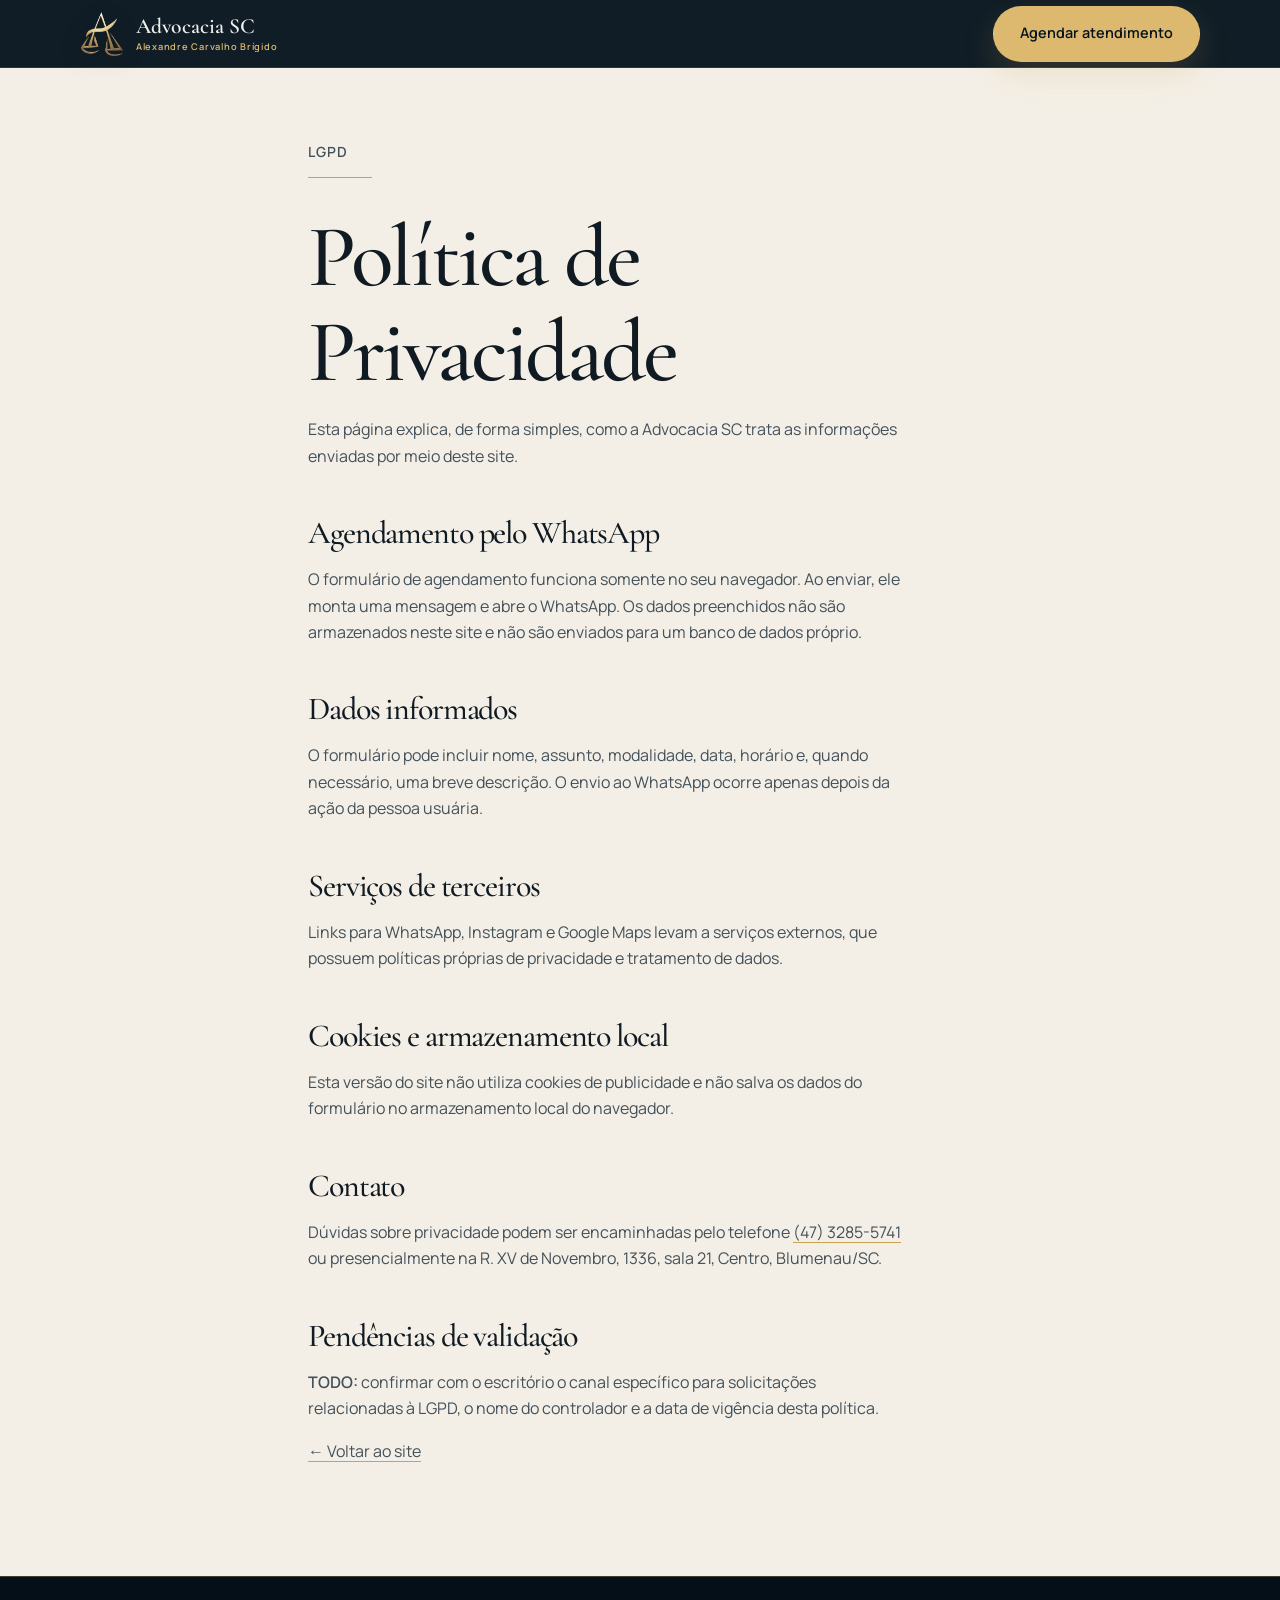
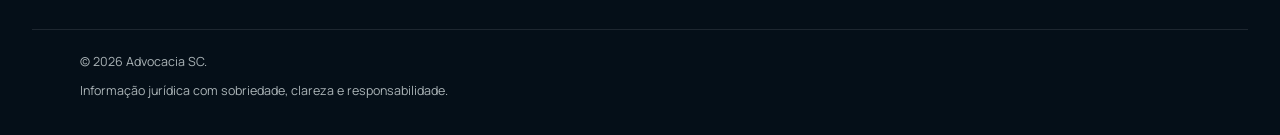
<file: privacidade.html>
<!doctype html>
<html lang="pt-BR">
  <head>
    <meta charset="UTF-8" />
    <meta name="viewport" content="width=device-width, initial-scale=1" />
    <meta name="description" content="Política de Privacidade da Advocacia SC." />
    <meta name="theme-color" content="#07141f" />
    <title>Política de Privacidade | Advocacia SC</title>
    <link rel="stylesheet" crossorigin href="estilos.css">
  </head>
  <body>
    <a class="skip-link" href="#conteudo">Ir para o conteúdo</a>
    <header class="site-header is-scrolled">
      <div class="container header-inner">
        <a class="brand" href="index.html" aria-label="Advocacia SC — página inicial">
          <img src="logo-advocacia-sc.png" alt="" width="48" height="48" />
          <span class="brand-copy"><strong>Advocacia SC</strong><small>Alexandre Carvalho Brígido</small></span>
        </a>
        <a class="button button-primary privacy-cta" href="index.html#agendar">Agendar atendimento</a>
      </div>
    </header>

    <main class="privacy-main" id="conteudo">
      <article class="container">
        <p class="section-label">LGPD</p>
        <h1>Política de Privacidade</h1>
        <p>Esta página explica, de forma simples, como a Advocacia SC trata as informações enviadas por meio deste site.</p>

        <h2>Agendamento pelo WhatsApp</h2>
        <p>O formulário de agendamento funciona somente no seu navegador. Ao enviar, ele monta uma mensagem e abre o WhatsApp. Os dados preenchidos não são armazenados neste site e não são enviados para um banco de dados próprio.</p>

        <h2>Dados informados</h2>
        <p>O formulário pode incluir nome, assunto, modalidade, data, horário e, quando necessário, uma breve descrição. O envio ao WhatsApp ocorre apenas depois da ação da pessoa usuária.</p>

        <h2>Serviços de terceiros</h2>
        <p>Links para WhatsApp, Instagram e Google Maps levam a serviços externos, que possuem políticas próprias de privacidade e tratamento de dados.</p>

        <h2>Cookies e armazenamento local</h2>
        <p>Esta versão do site não utiliza cookies de publicidade e não salva os dados do formulário no armazenamento local do navegador.</p>

        <h2>Contato</h2>
        <p>Dúvidas sobre privacidade podem ser encaminhadas pelo telefone <a href="tel:+554732855741">(47) 3285-5741</a> ou presencialmente na R. XV de Novembro, 1336, sala 21, Centro, Blumenau/SC.</p>

        <h2>Pendências de validação</h2>
        <p><strong>TODO:</strong> confirmar com o escritório o canal específico para solicitações relacionadas à LGPD, o nome do controlador e a data de vigência desta política.</p>

        <p><a href="index.html">← Voltar ao site</a></p>
      </article>
    </main>

    <footer class="site-footer"><div class="container footer-legal"><p>© 2026 Advocacia SC.</p><p>Informação jurídica com sobriedade, clareza e responsabilidade.</p></div></footer>
  </body>
</html>
</file>
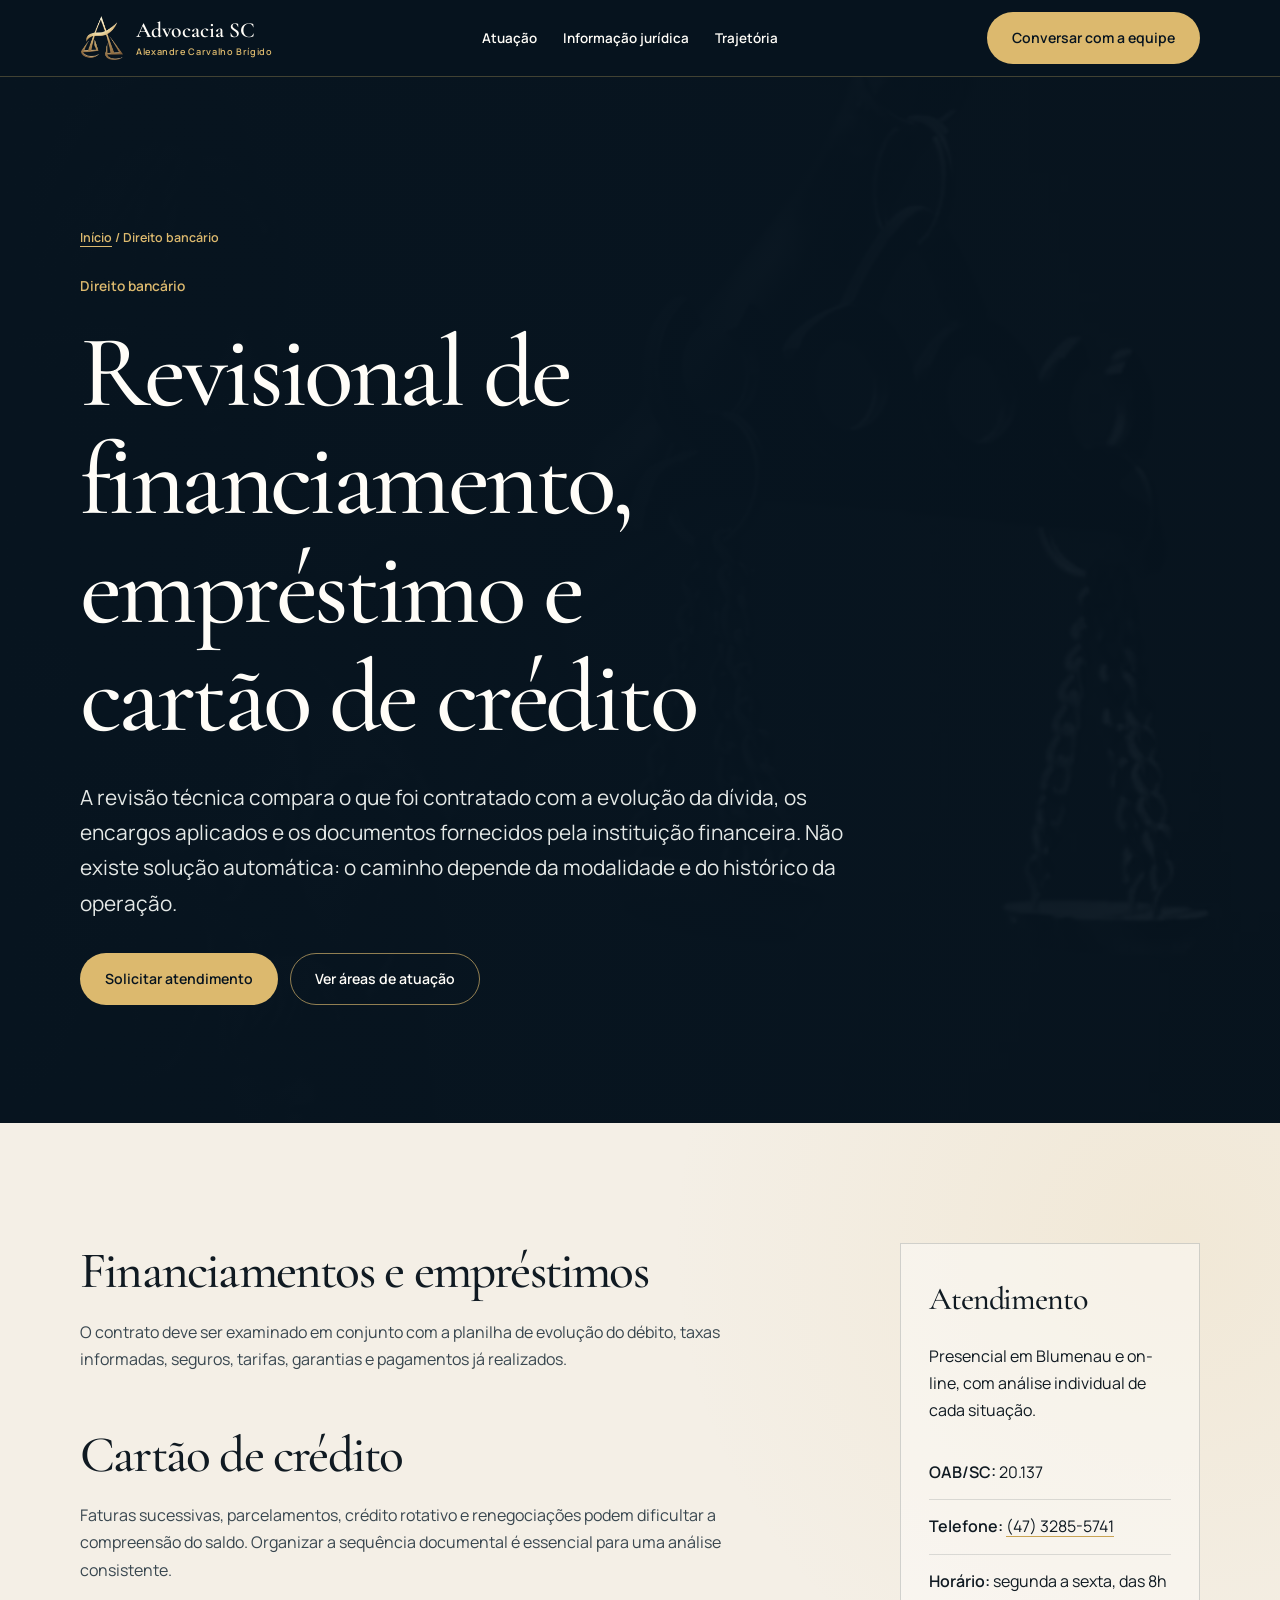
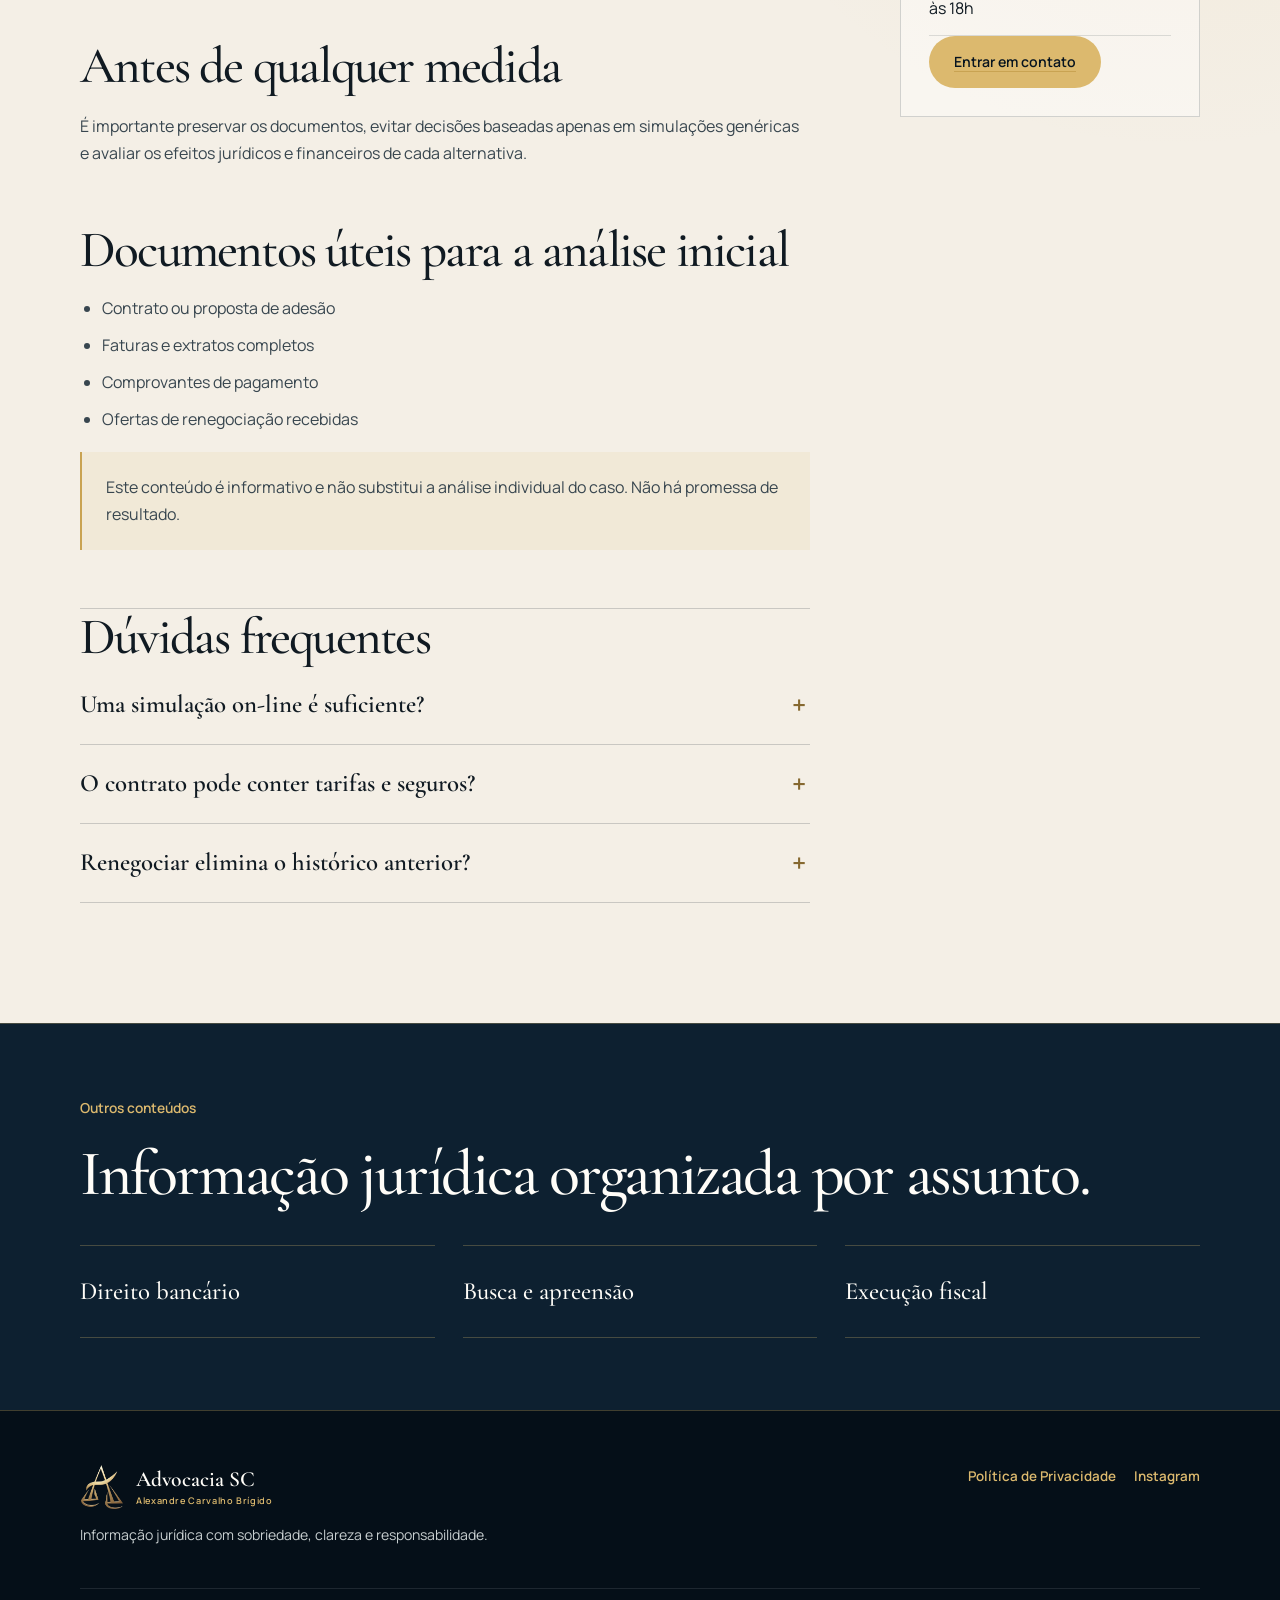
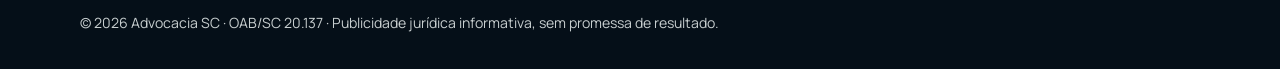
<file: revisional-financiamento-cartao.html>
<!doctype html><html lang="pt-BR"><head><meta charset="UTF-8"><meta name="viewport" content="width=device-width,initial-scale=1,viewport-fit=cover"><title>Revisional de financiamento, empréstimo e cartão de crédito | Advocacia SC</title><meta name="description" content="Análise jurídica de financiamentos, empréstimos, cartão de crédito e cobrança de encargos bancários."><meta name="theme-color" content="#07141f"><link rel="canonical" href="https://www.advocaciasc.com/direito-bancario-emprestimo-cartao-de-credito/"><meta property="og:type" content="article"><meta property="og:locale" content="pt_BR"><meta property="og:title" content="Revisional de financiamento, empréstimo e cartão de crédito | Advocacia SC"><meta property="og:description" content="Análise jurídica de financiamentos, empréstimos, cartão de crédito e cobrança de encargos bancários."><meta property="og:url" content="https://www.advocaciasc.com/direito-bancario-emprestimo-cartao-de-credito/"><meta property="og:image" content="https://www.advocaciasc.comhero-balanca-poster.jpg"><link rel="stylesheet" href="paginas-seo.css"><script type="application/ld+json">{"@context":"https://schema.org","@type":"FAQPage","mainEntity":[{"@type":"Question","name":"Uma simulação on-line é suficiente?","acceptedAnswer":{"@type":"Answer","text":"Não. Simulações podem ser indicativas, mas a análise jurídica precisa considerar o contrato e o histórico real da operação."}},{"@type":"Question","name":"O contrato pode conter tarifas e seguros?","acceptedAnswer":{"@type":"Answer","text":"Algumas operações incluem serviços acessórios. É necessário verificar se foram informados, contratados e cobrados de forma compatível com o instrumento."}},{"@type":"Question","name":"Renegociar elimina o histórico anterior?","acceptedAnswer":{"@type":"Answer","text":"A renegociação pode alterar a estrutura da dívida. Por isso, contratos anteriores, aditivos e demonstrativos devem ser preservados para análise."}}]}</script><script type="application/ld+json">{"@context":"https://schema.org","@type":"BreadcrumbList","itemListElement":[{"@type":"ListItem","position":1,"name":"Início","item":"https://www.advocaciasc.com/"},{"@type":"ListItem","position":2,"name":"Revisional de financiamento, empréstimo e cartão de crédito","item":"https://www.advocaciasc.com/direito-bancario-emprestimo-cartao-de-credito/"}]}</script></head><body><a class="skip" href="#conteudo">Ir para o conteúdo</a><header class="header"><div class="container header-inner"><a class="brand" href="index.html"><img src="logo-advocacia-sc.png" alt="" width="44" height="44"><span><strong>Advocacia SC</strong><small>Alexandre Carvalho Brígido</small></span></a><nav class="nav" aria-label="Navegação principal"><a href="index.html#atuacao">Atuação</a><a href="index.html#artigos">Informação jurídica</a><a href="index.html#trajetoria">Trajetória</a></nav><a class="button" href="index.html#agendar">Conversar com a equipe</a></div></header><main id="conteudo"><section class="hero"><div class="container"><p class="breadcrumbs"><a href="index.html">Início</a> / Direito bancário</p><p class="eyebrow">Direito bancário</p><h1>Revisional de financiamento, empréstimo e cartão de crédito</h1><p class="hero-lead">A revisão técnica compara o que foi contratado com a evolução da dívida, os encargos aplicados e os documentos fornecidos pela instituição financeira. Não existe solução automática: o caminho depende da modalidade e do histórico da operação.</p><div class="hero-actions"><a class="button" href="index.html#agendar">Solicitar atendimento</a><a class="button secondary" href="index.html#atuacao">Ver áreas de atuação</a></div></div></section><section class="content"><div class="container content-grid"><article class="article"><h2>Financiamentos e empréstimos</h2><p>O contrato deve ser examinado em conjunto com a planilha de evolução do débito, taxas informadas, seguros, tarifas, garantias e pagamentos já realizados.</p><h2>Cartão de crédito</h2><p>Faturas sucessivas, parcelamentos, crédito rotativo e renegociações podem dificultar a compreensão do saldo. Organizar a sequência documental é essencial para uma análise consistente.</p><h2>Antes de qualquer medida</h2><p>É importante preservar os documentos, evitar decisões baseadas apenas em simulações genéricas e avaliar os efeitos jurídicos e financeiros de cada alternativa.</p><h2>Documentos úteis para a análise inicial</h2><ul><li>Contrato ou proposta de adesão</li><li>Faturas e extratos completos</li><li>Comprovantes de pagamento</li><li>Ofertas de renegociação recebidas</li></ul><p class="notice">Este conteúdo é informativo e não substitui a análise individual do caso. Não há promessa de resultado.</p><div class="faq"><h2>Dúvidas frequentes</h2><details><summary>Uma simulação on-line é suficiente?</summary><p>Não. Simulações podem ser indicativas, mas a análise jurídica precisa considerar o contrato e o histórico real da operação.</p></details><details><summary>O contrato pode conter tarifas e seguros?</summary><p>Algumas operações incluem serviços acessórios. É necessário verificar se foram informados, contratados e cobrados de forma compatível com o instrumento.</p></details><details><summary>Renegociar elimina o histórico anterior?</summary><p>A renegociação pode alterar a estrutura da dívida. Por isso, contratos anteriores, aditivos e demonstrativos devem ser preservados para análise.</p></details></div></article><aside class="side"><h2>Atendimento</h2><p>Presencial em Blumenau e on-line, com análise individual de cada situação.</p><ul><li><strong>OAB/SC:</strong> 20.137</li><li><strong>Telefone:</strong> <a href="tel:+554732855741">(47) 3285-5741</a></li><li><strong>Horário:</strong> segunda a sexta, das 8h às 18h</li></ul><a class="button" href="index.html#agendar">Entrar em contato</a></aside></div></section><section class="related"><div class="container"><p class="eyebrow">Outros conteúdos</p><h2>Informação jurídica organizada por assunto.</h2><div class="related-grid"><a href="direito-bancario.html">Direito bancário</a><a href="busca-apreensao-veiculos.html">Busca e apreensão</a><a href="execucao-fiscal.html">Execução fiscal</a></div></div></section></main><footer class="footer"><div class="container footer-grid"><div><a class="brand" href="index.html"><img src="logo-advocacia-sc.png" alt="" width="44" height="44"><span><strong>Advocacia SC</strong><small>Alexandre Carvalho Brígido</small></span></a><p>Informação jurídica com sobriedade, clareza e responsabilidade.</p></div><div class="footer-links"><a href="privacidade.html">Política de Privacidade</a><a href="https://www.instagram.com/advocaciasc" rel="noreferrer">Instagram</a></div><p class="legal">© 2026 Advocacia SC · OAB/SC 20.137 · Publicidade jurídica informativa, sem promessa de resultado.</p></div></footer></body></html>
</file>
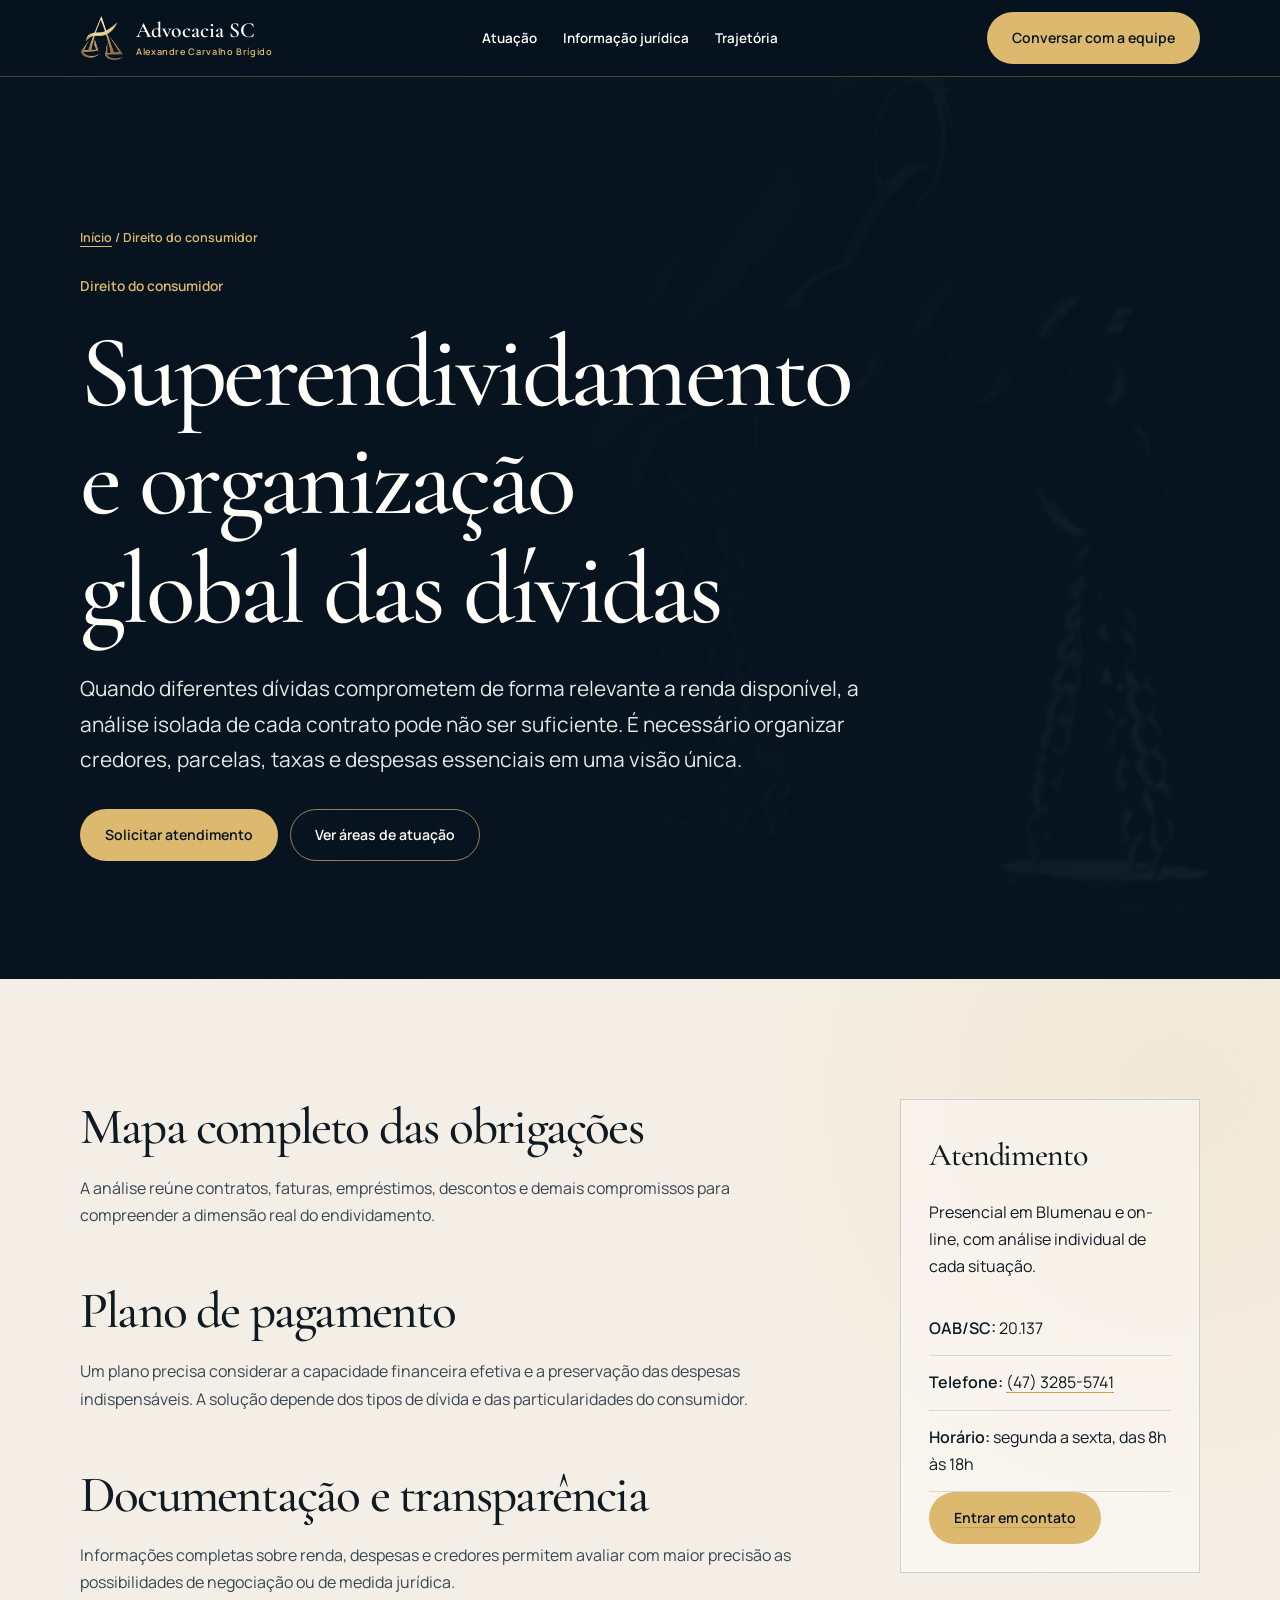
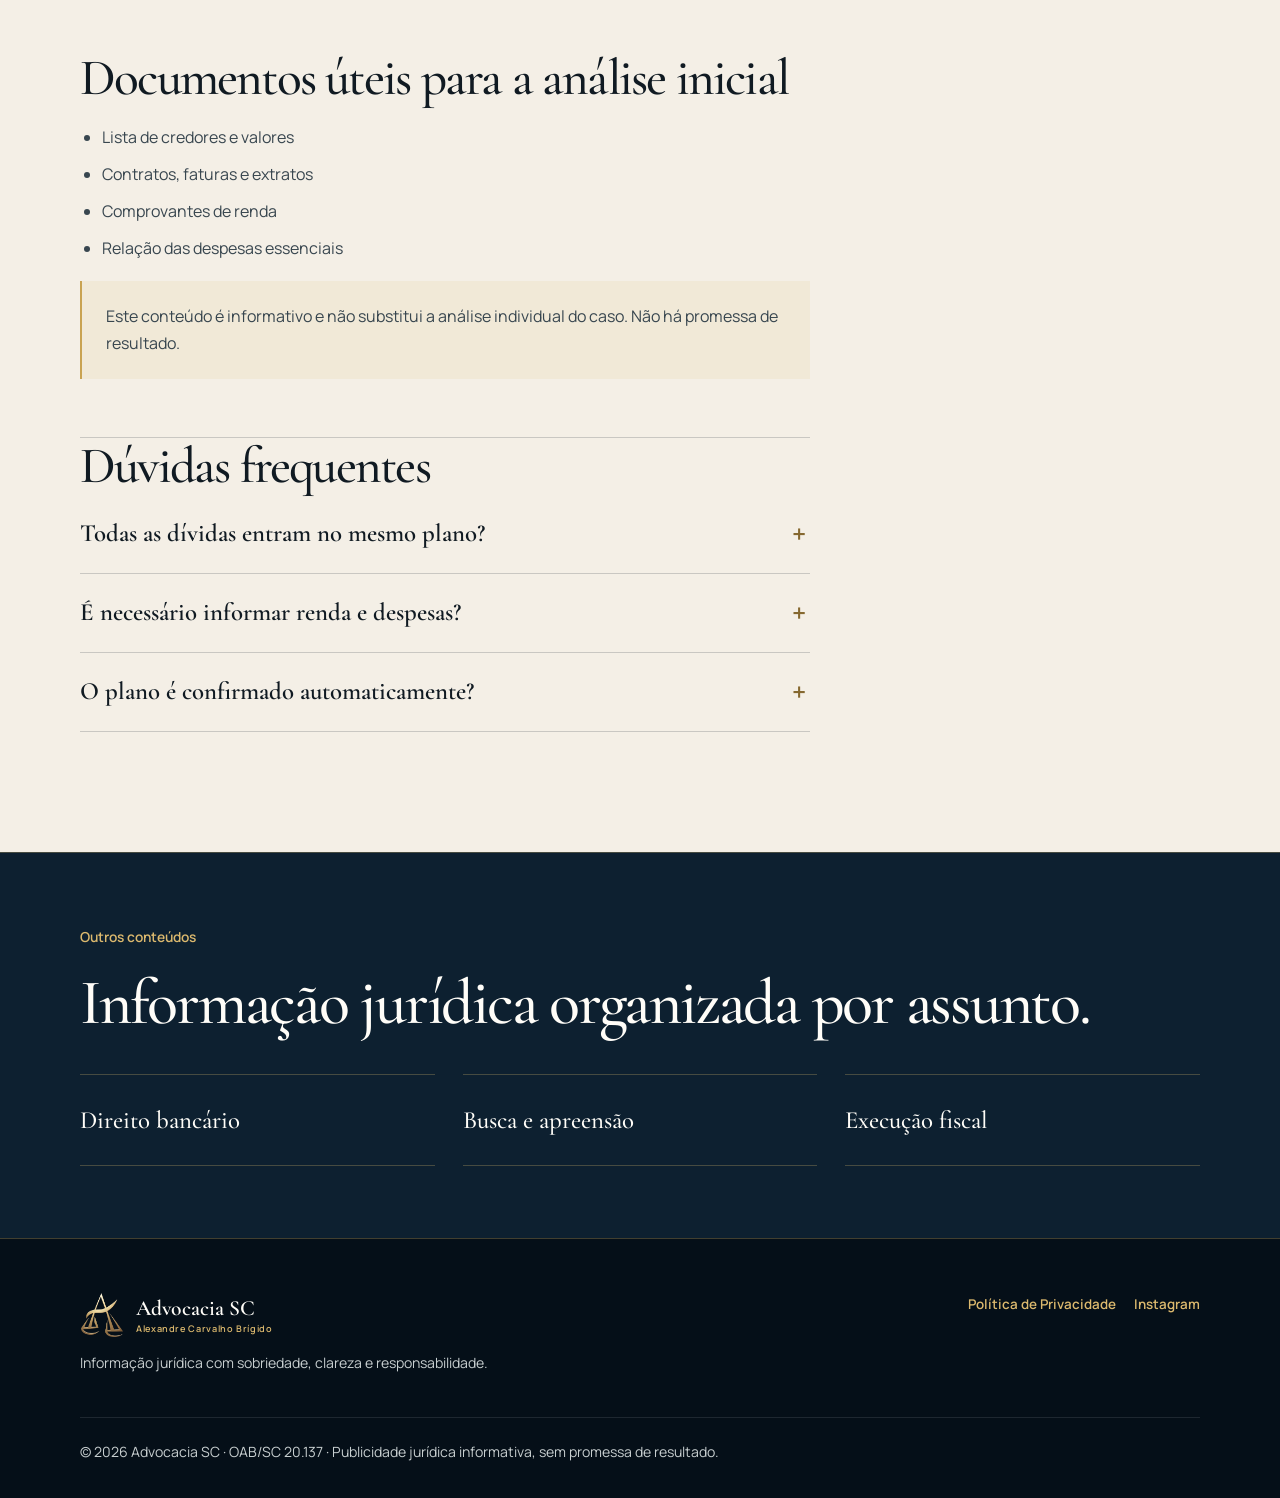
<file: superendividamento.html>
<!doctype html><html lang="pt-BR"><head><meta charset="UTF-8"><meta name="viewport" content="width=device-width,initial-scale=1,viewport-fit=cover"><title>Superendividamento e organização global das dívidas | Advocacia SC</title><meta name="description" content="Análise do conjunto de dívidas, preservação das despesas essenciais e avaliação das possibilidades de repactuação."><meta name="theme-color" content="#07141f"><link rel="canonical" href="https://www.advocaciasc.com/superendividamento/"><meta property="og:type" content="article"><meta property="og:locale" content="pt_BR"><meta property="og:title" content="Superendividamento e organização global das dívidas | Advocacia SC"><meta property="og:description" content="Análise do conjunto de dívidas, preservação das despesas essenciais e avaliação das possibilidades de repactuação."><meta property="og:url" content="https://www.advocaciasc.com/superendividamento/"><meta property="og:image" content="https://www.advocaciasc.comhero-balanca-poster.jpg"><link rel="stylesheet" href="paginas-seo.css"><script type="application/ld+json">{"@context":"https://schema.org","@type":"FAQPage","mainEntity":[{"@type":"Question","name":"Todas as dívidas entram no mesmo plano?","acceptedAnswer":{"@type":"Answer","text":"Não necessariamente. A legislação e a natureza de cada obrigação precisam ser verificadas antes da elaboração de qualquer proposta."}},{"@type":"Question","name":"É necessário informar renda e despesas?","acceptedAnswer":{"@type":"Answer","text":"Sim. Esses dados permitem avaliar a capacidade de pagamento e a preservação das despesas essenciais."}},{"@type":"Question","name":"O plano é confirmado automaticamente?","acceptedAnswer":{"@type":"Answer","text":"Não. Propostas dependem da análise do caso, da participação dos credores e, quando aplicável, das etapas do procedimento jurídico."}}]}</script><script type="application/ld+json">{"@context":"https://schema.org","@type":"BreadcrumbList","itemListElement":[{"@type":"ListItem","position":1,"name":"Início","item":"https://www.advocaciasc.com/"},{"@type":"ListItem","position":2,"name":"Superendividamento e organização global das dívidas","item":"https://www.advocaciasc.com/superendividamento/"}]}</script></head><body><a class="skip" href="#conteudo">Ir para o conteúdo</a><header class="header"><div class="container header-inner"><a class="brand" href="index.html"><img src="logo-advocacia-sc.png" alt="" width="44" height="44"><span><strong>Advocacia SC</strong><small>Alexandre Carvalho Brígido</small></span></a><nav class="nav" aria-label="Navegação principal"><a href="index.html#atuacao">Atuação</a><a href="index.html#artigos">Informação jurídica</a><a href="index.html#trajetoria">Trajetória</a></nav><a class="button" href="index.html#agendar">Conversar com a equipe</a></div></header><main id="conteudo"><section class="hero"><div class="container"><p class="breadcrumbs"><a href="index.html">Início</a> / Direito do consumidor</p><p class="eyebrow">Direito do consumidor</p><h1>Superendividamento e organização global das dívidas</h1><p class="hero-lead">Quando diferentes dívidas comprometem de forma relevante a renda disponível, a análise isolada de cada contrato pode não ser suficiente. É necessário organizar credores, parcelas, taxas e despesas essenciais em uma visão única.</p><div class="hero-actions"><a class="button" href="index.html#agendar">Solicitar atendimento</a><a class="button secondary" href="index.html#atuacao">Ver áreas de atuação</a></div></div></section><section class="content"><div class="container content-grid"><article class="article"><h2>Mapa completo das obrigações</h2><p>A análise reúne contratos, faturas, empréstimos, descontos e demais compromissos para compreender a dimensão real do endividamento.</p><h2>Plano de pagamento</h2><p>Um plano precisa considerar a capacidade financeira efetiva e a preservação das despesas indispensáveis. A solução depende dos tipos de dívida e das particularidades do consumidor.</p><h2>Documentação e transparência</h2><p>Informações completas sobre renda, despesas e credores permitem avaliar com maior precisão as possibilidades de negociação ou de medida jurídica.</p><h2>Documentos úteis para a análise inicial</h2><ul><li>Lista de credores e valores</li><li>Contratos, faturas e extratos</li><li>Comprovantes de renda</li><li>Relação das despesas essenciais</li></ul><p class="notice">Este conteúdo é informativo e não substitui a análise individual do caso. Não há promessa de resultado.</p><div class="faq"><h2>Dúvidas frequentes</h2><details><summary>Todas as dívidas entram no mesmo plano?</summary><p>Não necessariamente. A legislação e a natureza de cada obrigação precisam ser verificadas antes da elaboração de qualquer proposta.</p></details><details><summary>É necessário informar renda e despesas?</summary><p>Sim. Esses dados permitem avaliar a capacidade de pagamento e a preservação das despesas essenciais.</p></details><details><summary>O plano é confirmado automaticamente?</summary><p>Não. Propostas dependem da análise do caso, da participação dos credores e, quando aplicável, das etapas do procedimento jurídico.</p></details></div></article><aside class="side"><h2>Atendimento</h2><p>Presencial em Blumenau e on-line, com análise individual de cada situação.</p><ul><li><strong>OAB/SC:</strong> 20.137</li><li><strong>Telefone:</strong> <a href="tel:+554732855741">(47) 3285-5741</a></li><li><strong>Horário:</strong> segunda a sexta, das 8h às 18h</li></ul><a class="button" href="index.html#agendar">Entrar em contato</a></aside></div></section><section class="related"><div class="container"><p class="eyebrow">Outros conteúdos</p><h2>Informação jurídica organizada por assunto.</h2><div class="related-grid"><a href="direito-bancario.html">Direito bancário</a><a href="busca-apreensao-veiculos.html">Busca e apreensão</a><a href="execucao-fiscal.html">Execução fiscal</a></div></div></section></main><footer class="footer"><div class="container footer-grid"><div><a class="brand" href="index.html"><img src="logo-advocacia-sc.png" alt="" width="44" height="44"><span><strong>Advocacia SC</strong><small>Alexandre Carvalho Brígido</small></span></a><p>Informação jurídica com sobriedade, clareza e responsabilidade.</p></div><div class="footer-links"><a href="privacidade.html">Política de Privacidade</a><a href="https://www.instagram.com/advocaciasc" rel="noreferrer">Instagram</a></div><p class="legal">© 2026 Advocacia SC · OAB/SC 20.137 · Publicidade jurídica informativa, sem promessa de resultado.</p></div></footer></body></html>
</file>
<file: estilos.css>
@font-face{font-family:Cormorant Garamond;src:url(cormorant-garamond-500.woff2) format("woff2");font-weight:500;font-display:swap}@font-face{font-family:Cormorant Garamond;src:url(cormorant-garamond-600.woff2) format("woff2");font-weight:600;font-display:swap}@font-face{font-family:Manrope;src:url(manrope-400.woff2) format("woff2");font-weight:400;font-display:swap}@font-face{font-family:Manrope;src:url(manrope-500.woff2) format("woff2");font-weight:500;font-display:swap}@font-face{font-family:Manrope;src:url(manrope-600.woff2) format("woff2");font-weight:600;font-display:swap}:root{--navy-950:#07141f;--navy-900:#0d2030;--navy-850:#102739;--gold-400:#dcb96e;--gold-500:#c9a352;--paper:#f4efe6;--ink:#101a22;--white:#fffdf8;--text-dark:#edf0ee;--text-muted:#c7cecf;--text-paper:#26323a;--line-dark:rgba(220,185,110,.28);--line-paper:rgba(32,44,52,.18);--font-display:"Cormorant Garamond",Georgia,serif;--font-body:"Manrope",Arial,sans-serif;--container:1120px;--gutter:clamp(20px,5vw,48px);--section-space:clamp(72px,10vw,128px);--field-radius:12px;--pill-radius:999px;--space-1:8px;--space-2:16px;--space-3:24px;--space-4:32px;--space-5:48px;--space-6:64px;--space-7:96px;--ease:cubic-bezier(.22,1,.36,1);--fast:.22s;--medium:.6s;--header-h:80px;color-scheme:dark}*{box-sizing:border-box}html{scroll-behavior:smooth;scroll-padding-top:84px;background:var(--navy-950)}body{margin:0;min-width:320px;overflow-x:clip;background:var(--navy-950);color:var(--text-dark);font-family:var(--font-body);font-size:16px;line-height:1.65;-webkit-font-smoothing:antialiased}body[data-page-theme=paper]{background:var(--paper)}body[data-page-theme=blue]{background:var(--navy-900)}img{display:block;max-width:100%}a{color:inherit;text-decoration:none}button,input,select,textarea{font:inherit}button,a,input,select,textarea{-webkit-tap-highlight-color:transparent}button:active,a:active{transform:scale(.985)}:focus-visible{outline:3px solid var(--gold-400);outline-offset:4px}::selection{background:var(--gold-400);color:var(--navy-950)}[hidden]{display:none!important}.container{width:min(100%,calc(var(--container) + 2 * var(--gutter)));margin-inline:auto;padding-inline:var(--gutter)}.skip-link{position:fixed;z-index:999;top:12px;left:12px;padding:10px 16px;border-radius:var(--field-radius);background:var(--gold-400);color:var(--navy-950);font-weight:700;transform:translateY(-150%)}.skip-link:focus{transform:none}h1,h2,h3{margin:0;font-family:var(--font-display);font-weight:500;letter-spacing:-.035em;text-wrap:balance}h1{font-size:clamp(3rem,12vw,5rem);line-height:1.08}h2{font-size:clamp(2.55rem,10.5vw,4.5rem);line-height:1.1}h3{font-size:clamp(1.65rem,7vw,2.4rem);line-height:1.13}p{max-width:60ch}.section-label{margin:0 0 var(--space-4);color:var(--gold-400);font-size:.875rem;font-weight:600;letter-spacing:.08em;text-transform:none}.section-label:after{display:block;width:64px;height:1px;margin-top:14px;background:var(--gold-500);content:"";transform-origin:left;transition:transform .75s var(--ease)}.section-intro>p:not(.section-label,.photo-caption,.oab-todo){margin:var(--space-3) 0 0;color:var(--text-muted);font-size:1.15rem;font-weight:500;line-height:1.65}.site-header{position:fixed;z-index:100;inset:0 0 auto;height:var(--header-h);border-bottom:1px solid transparent;background:linear-gradient(to bottom,#07141fc2,#07141f00);transition:height var(--fast) var(--ease),background var(--fast),border-color var(--fast),transform .42s var(--ease),backdrop-filter var(--fast)}.site-header.is-scrolled{height:68px;border-color:#dcb96e29;background:#07141ff5}.site-header.is-hidden{transform:translateY(-110%)}.header-inner{height:100%;display:flex;align-items:center;justify-content:space-between;gap:12px}.brand{display:inline-flex;align-items:center;gap:12px;min-width:0}.brand img{width:44px;height:44px;object-fit:contain;filter:drop-shadow(0 5px 12px rgba(0,0,0,.2))}.brand-copy{display:grid;overflow:hidden;line-height:1.05;min-width:0}.brand-copy strong{font-family:var(--font-display);font-size:1.35rem;font-weight:600;white-space:nowrap}.brand-copy small{margin-top:5px;color:var(--gold-400);font-size:.58rem;font-weight:600;letter-spacing:.08em;white-space:nowrap}.desktop-nav,.header-cta{display:none}.menu-toggle{display:grid;flex:0 0 48px;place-content:center;gap:6px;width:48px;min-width:48px;height:48px;padding:0;border:1px solid var(--line-dark);border-radius:50%;aspect-ratio:1;background:#07141fc7;color:var(--white);cursor:pointer}.menu-toggle span{display:block;width:20px;height:1px;background:currentColor;transition:transform var(--fast),opacity var(--fast)}.menu-toggle[aria-expanded=true] span:first-child{transform:translateY(3.5px) rotate(45deg)}.menu-toggle[aria-expanded=true] span:last-child{transform:translateY(-3.5px) rotate(-45deg)}.mobile-nav{position:fixed;z-index:90;inset:68px 0 auto;padding:24px var(--gutter) 32px;border-bottom:1px solid var(--line-dark);background:#07141ffc}.mobile-nav>a:not(.button){display:block;padding:13px 0;border-bottom:1px solid rgba(255,255,255,.1)}.mobile-nav .button{margin-top:20px;width:100%}.button{position:relative;isolation:isolate;display:inline-flex;align-items:center;justify-content:center;min-height:56px;padding:0 26px;overflow:hidden;border:1px solid transparent;border-radius:var(--pill-radius);cursor:pointer;font-size:.9rem;font-weight:700;line-height:1;text-align:center;transition:color var(--fast),border-color var(--fast),box-shadow var(--fast),transform var(--fast),background-color var(--fast)}.button-primary{background:linear-gradient(90deg,#efd08c 0 50%,var(--gold-400) 50% 100%);background-position:100% 0;background-size:200% 100%;color:var(--navy-950);box-shadow:0 12px 32px #c9a3522e;transition:color var(--fast),border-color var(--fast),box-shadow var(--fast),transform var(--fast),background-position .52s var(--ease)}.button-secondary{border-color:#dcb96eb8;background:linear-gradient(90deg,rgba(7,20,31,.45) 0 50%,var(--gold-400) 50% 100%);background-position:0 0;background-size:200% 100%;color:var(--white);transition:color var(--fast),border-color var(--fast),box-shadow var(--fast),transform var(--fast),background-position .52s var(--ease)}.button-primary:hover,.button-primary:focus-visible{background-position:0 0}.button-secondary:hover,.button-secondary:focus-visible{background-position:100% 0}.button-secondary:hover,.button-secondary:focus-visible{color:var(--navy-950)}.button:active{filter:brightness(.88)}.site-header .header-cta{display:none}.section-dark{background:linear-gradient(145deg,var(--navy-900),var(--navy-950) 72%)}.section-blue{background:linear-gradient(145deg,var(--navy-850),var(--navy-900) 75%)}.hero{position:relative;isolation:isolate;display:grid;min-height:100svh;padding:calc(var(--header-h) + 72px) 0 64px;overflow:hidden;align-items:end;background:var(--navy-950)}.hero:after{position:absolute;z-index:-1;top:0;right:0;bottom:0;left:0;background:linear-gradient(90deg,#07141ff7,#07141fd1 48%,#07141f5c),linear-gradient(0deg,rgba(7,20,31,.9) 0%,transparent 46%);content:"";pointer-events:none}.hero-video{position:absolute;z-index:-2;top:0;right:0;bottom:0;left:0;overflow:hidden;background:var(--navy-950) url(hero-balanca-poster.jpg) center/cover no-repeat}.hero-video video{width:100%;height:100%;object-fit:cover;object-position:60% center;filter:saturate(.82) contrast(1.06);transform:translateZ(0)}.hero-grid{display:grid;align-items:end}.hero-copy{position:relative;z-index:2}.hero-kicker{display:flex;align-items:center;gap:12px;margin:0 0 18px;color:var(--gold-400);font-size:.78rem;font-weight:600;letter-spacing:.055em}.hero-kicker:before{width:36px;height:1px;background:currentColor;content:""}.hero h1 span{display:block;color:var(--gold-400)}.hero-intro{margin:24px 0 0;color:var(--text-dark);font-size:1.18rem;font-weight:500;line-height:1.55}.hero-proof{display:flex;flex-wrap:wrap;align-items:center;gap:10px;margin:18px 0 0;color:var(--text-muted);font-size:.95rem;font-weight:500}.hero-proof strong{color:var(--white)}.hero-proof>span{width:4px;height:4px;border-radius:50%;background:var(--gold-400)}.hero-actions{display:grid;gap:12px;margin-top:28px}.expertise-rail{overflow:hidden;border-block:1px solid var(--line-dark);background:var(--navy-950);color:var(--gold-400)}.expertise-track{display:flex;align-items:center;width:max-content;animation:rail 34s linear infinite;animation-play-state:paused}.expertise-rail.is-active .expertise-track{animation-play-state:running}.expertise-track span,.expertise-track i{padding-block:16px;font-size:.78rem;font-style:normal;font-weight:600;letter-spacing:.06em;white-space:nowrap}.expertise-track span{padding-left:28px}.expertise-track i{padding-left:28px;color:#dcb96e73}@keyframes rail{to{transform:translate3d(-50%,0,0)}}.solutions,.articles,.trajectory,.faq,.booking{position:relative;padding-block:var(--section-space)}.section-grid{display:grid;gap:56px}.solutions{isolation:isolate;overflow:hidden;border-bottom:1px solid var(--line-dark)}.solutions:before{position:absolute;z-index:-1;top:0;right:0;bottom:0;left:38%;background:linear-gradient(90deg,var(--navy-950),rgba(7,20,31,.3)),url(fundo-justica.webp) right 32%/cover no-repeat;content:"";opacity:.28;pointer-events:none}.solutions:after{position:absolute;z-index:-1;top:0;right:0;bottom:0;left:0;background:radial-gradient(circle at 80% 22%,rgba(220,185,110,.11),transparent 32%);content:"";pointer-events:none}.solutions>.container{position:relative;z-index:1}.service-list{border-top:1px solid var(--line-dark)}.service-item{display:block;padding:28px 0;border-bottom:1px solid rgba(255,255,255,.12);transition:padding-left var(--fast) var(--ease),border-color var(--fast)}.service-item:hover,.service-item:focus-visible{padding-left:8px;border-color:var(--gold-400)}.service-item h3{font-size:clamp(1.7rem,7vw,2.35rem)}.service-item p{margin:10px 0 0;color:var(--text-muted);font-size:1rem;font-weight:500}.service-item>span{display:inline-block;margin-top:12px;color:var(--gold-400);font-size:.78rem;font-weight:600;text-decoration:underline;text-underline-offset:5px}.solutions .button{margin-top:30px}.solutions-photo{position:relative;width:min(100%,1440px);margin:clamp(64px,9vw,112px) auto calc(-1 * var(--section-space));aspect-ratio:4/5;overflow:hidden;background:var(--navy-950)}.solutions-photo:before,.solutions-photo:after{position:absolute;z-index:1;right:0;left:0;content:"";pointer-events:none}.solutions-photo:before{top:0;height:28%;background:linear-gradient(to bottom,var(--navy-950),transparent)}.solutions-photo:after{bottom:0;height:48%;background:linear-gradient(to top,var(--navy-900),transparent)}.solutions-photo img{width:100%;height:100%;object-fit:cover;object-position:50% 26%}.solutions-photo figcaption{position:absolute;z-index:2;right:var(--gutter);bottom:clamp(28px,6vw,72px);left:var(--gutter);max-width:24ch;color:var(--white);font-family:var(--font-display);font-size:clamp(1.8rem,7vw,3.4rem);line-height:1.1;text-wrap:balance}.articles{isolation:isolate;overflow:hidden;border-bottom:1px solid var(--line-dark)}.articles:before{position:absolute;z-index:-1;top:0;right:0;bottom:0;left:34%;background:linear-gradient(90deg,var(--navy-900),rgba(13,32,48,.55)),url(alexandre-retrato-noturno.webp) right center/cover no-repeat;content:"";opacity:.18;-webkit-mask-image:linear-gradient(to left,#000,transparent 92%);mask-image:linear-gradient(to left,#000,transparent 92%);pointer-events:none}.articles:after{position:absolute;z-index:-1;top:0;right:0;bottom:0;left:0;background:radial-gradient(circle at 88% 70%,rgba(201,163,82,.1),transparent 34%);content:""}.photo-caption{display:inline-block;margin:28px 0 0;padding-left:18px;border-left:1px solid var(--gold-500);color:var(--gold-400);font-size:.9rem;font-weight:600}.article-list{border-top:1px solid var(--gold-500)}.article-row{position:relative;padding:32px 0;border-bottom:1px solid rgba(220,185,110,.42)}.article-row:after{position:absolute;right:0;bottom:-1px;left:0;height:2px;background:var(--gold-400);content:"";transform:scaleX(0);transform-origin:left;transition:transform .56s var(--ease)}.article-row:hover:after,.article-row:focus-within:after{transform:scaleX(1)}.article-area{margin:0 0 14px;color:var(--gold-400);font-size:.85rem;font-weight:600}.article-row h3{transition:transform var(--fast) var(--ease)}.article-row:hover h3{transform:translate(6px)}.article-support{margin:12px 0 0;color:var(--text-muted);font-size:.95rem;font-weight:500}.article-link{display:inline-block;margin-top:16px;color:var(--gold-400);font-size:.78rem;font-weight:600;text-decoration:underline;text-underline-offset:5px}.section-paper{color:var(--ink);background-color:var(--paper);background-image:radial-gradient(circle at 92% 8%,rgba(220,185,110,.12),transparent 30%),url("data:image/svg+xml,%3Csvg xmlns='http://www.w3.org/2000/svg' width='160' height='160' viewBox='0 0 160 160'%3E%3Cfilter id='n'%3E%3CfeTurbulence type='fractalNoise' baseFrequency='.88' numOctaves='2' stitchTiles='stitch'/%3E%3C/filter%3E%3Crect width='100%25' height='100%25' filter='url(%23n)' opacity='.04'/%3E%3C/svg%3E")}.trajectory:before,.trajectory:after{position:absolute;right:0;left:0;height:160px;pointer-events:none;content:""}.trajectory:before{top:-1px;background:linear-gradient(to bottom,var(--navy-900),transparent)}.trajectory:after{bottom:-1px;background:linear-gradient(to top,var(--navy-950),transparent)}.trajectory>.container{position:relative;z-index:1;padding-block:44px}.trajectory .section-label{color:#85682f}.trajectory .section-intro>p:not(.section-label,.oab-todo){color:#44515a}.oab-todo{margin:22px 0 0;padding:14px 16px;border-left:2px solid var(--gold-500);background:#dcb96e1f;color:#3c4850;font-size:.9rem}.trajectory-portrait{position:relative;margin:42px 0 0;aspect-ratio:4/5;overflow:hidden;background:#d8d7d6;-webkit-mask-image:linear-gradient(to bottom,#000 82%,transparent);mask-image:linear-gradient(to bottom,#000 82%,transparent)}.trajectory-portrait img{width:100%;height:100%;object-fit:cover;object-position:50% 18%;mix-blend-mode:multiply}.timeline{position:relative;margin:0;padding:0 0 0 32px;list-style:none}.timeline:before{position:absolute;top:8px;bottom:8px;left:6px;width:1px;background:#85682f61;content:"";transform-origin:top;transition:transform .9s var(--ease)}.timeline li{position:relative;padding:0 0 28px;border-bottom:1px solid var(--line-paper);margin-bottom:28px}.timeline li:last-child{margin-bottom:0;border-bottom:0}.timeline-marker{position:absolute;top:8px;left:-32px;width:13px;height:13px;border:2px solid #8b6c31;border-radius:50%;background:var(--paper);transition:background var(--fast),box-shadow var(--fast)}.timeline li.is-active .timeline-marker{background:var(--gold-500);box-shadow:0 0 0 6px #c9a35224}.timeline strong,.timeline small{display:block}.timeline strong{font-family:var(--font-display);font-size:1.7rem;line-height:1.15}.timeline small{margin-top:7px;color:#5c676d;font-size:.96rem;line-height:1.55}.faq{padding-top:clamp(48px,7vw,88px)}.faq-list{border-top:1px solid rgba(32,44,52,.25)}.faq details{border-bottom:1px solid rgba(32,44,52,.2)}.faq summary{position:relative;padding:26px 44px 26px 0;color:var(--ink);font-family:var(--font-display);font-size:clamp(1.45rem,5vw,1.9rem);font-weight:600;line-height:1.2;cursor:pointer;list-style:none}.faq summary::-webkit-details-marker{display:none}.faq summary:after{position:absolute;top:50%;right:4px;color:#85682f;font-family:var(--font-body);font-size:1.4rem;content:"+";transform:translateY(-50%);transition:transform var(--fast)}.faq details[open] summary:after{transform:translateY(-50%) rotate(45deg)}.faq details p{margin:-5px 0 26px;color:#44515a;font-size:1rem;line-height:1.7}.booking{overflow:hidden;border-top:1px solid var(--line-dark)}.booking-backdrop{position:absolute;top:0;right:0;bottom:0;left:0;background:linear-gradient(90deg,#07141ffa,#07141fe8 48%,#07141fb8),url(alexandre-escritorio-janela.webp) right 32%/cover no-repeat;opacity:.94}.booking-grid{position:relative;z-index:1;display:grid;gap:52px}.contact-details{display:grid;gap:18px;margin-top:38px;padding-top:28px;border-top:1px solid var(--line-dark)}.contact-details a,.contact-details p{margin:0;color:var(--text-dark);font-size:.98rem;font-weight:500;line-height:1.55}.contact-details span{display:block;margin-bottom:4px;color:var(--gold-400);font-size:.78rem;font-weight:600}.contact-details a:hover{text-decoration:underline;text-decoration-color:var(--gold-400);text-underline-offset:4px}.booking-form{display:grid;gap:24px;padding:28px 20px;border:1px solid rgba(220,185,110,.28);border-radius:var(--field-radius);background:#07141fe0}.field,fieldset{min-width:0;margin:0;padding:0;border:0}.field label,.field>label,.field legend,.other-subject label{display:block;margin-bottom:9px;color:var(--white);font-size:.92rem;font-weight:600}.field input[type=text],.field select,.other-subject textarea{width:100%;min-height:52px;padding:0 14px;border:1px solid rgba(220,185,110,.46);border-radius:var(--field-radius);outline:0;background:#ffffff0f;color:var(--white);font-size:16px;transition:border-color var(--fast),background var(--fast),box-shadow var(--fast)}.other-subject textarea{min-height:120px;padding-block:12px;resize:vertical}.field select option{background:var(--navy-900);color:var(--white)}.field input:focus,.field select:focus,.other-subject textarea:focus{border-color:var(--gold-400);background:#ffffff17;box-shadow:0 0 0 3px #dcb96e26}.field input[aria-invalid=true],.field select[aria-invalid=true],.other-subject textarea[aria-invalid=true]{border-color:#ffb4a9}.field-error{min-height:1.2em;margin:7px 0 0;color:#ffd1ca;font-size:.82rem;line-height:1.35}.field-hint{margin:7px 0 0;color:var(--text-muted);font-size:.82rem}.choice-pills{display:flex;flex-wrap:wrap;gap:10px}.choice-pills label{margin:0;cursor:pointer}.choice-pills input{position:absolute;opacity:0;pointer-events:none}.choice-pills span{display:grid;place-items:center;min-height:48px;padding:0 16px;border:1px solid rgba(220,185,110,.42);border-radius:var(--pill-radius);background:#ffffff0a;color:var(--text-dark);font-size:.88rem;font-weight:600;cursor:pointer;transition:background var(--fast),color var(--fast),border-color var(--fast),transform var(--fast)}.choice-pills input:checked+span{border-color:var(--gold-400);background:var(--gold-400);color:var(--navy-950)}.choice-pills input:focus-visible+span{outline:3px solid var(--gold-400);outline-offset:3px}.other-subject{display:grid;grid-template-rows:0fr;opacity:0;transition:grid-template-rows .42s var(--ease),opacity .26s ease}.other-subject>div{min-height:0;overflow:hidden}.other-subject.is-open{grid-template-rows:1fr;opacity:1}.other-subject.is-open>div{overflow:visible}.textarea-meta{display:flex;justify-content:space-between;gap:12px}.textarea-meta span{margin-top:7px;color:var(--text-muted);font-size:.8rem}.booking-submit{width:100%}.booking-honesty,.form-status{margin:0;color:var(--text-muted);font-size:.84rem;line-height:1.5}.form-status{color:var(--gold-400);font-weight:600}.site-footer{padding:52px 0 34px;border-top:1px solid var(--line-dark);background:#050f18}.footer-grid{display:grid;gap:34px}.footer-brand{min-width:0}.footer-brand .brand{max-width:100%}.footer-brand .brand-copy strong{white-space:normal}.footer-brand>p{margin:18px 0 0;color:var(--text-muted);font-family:var(--font-display);font-size:1.15rem;font-weight:500}.footer-social{display:flex;gap:10px;flex-wrap:wrap}.footer-social a{display:inline-flex;align-items:center;gap:9px;min-height:48px;padding:0 17px;border:1px solid var(--line-dark);border-radius:var(--pill-radius);font-size:.9rem;font-weight:600}.footer-social a:hover{background:var(--gold-400);color:var(--navy-950)}.footer-social svg,.floating-whatsapp svg{width:20px;height:20px;fill:none;stroke:currentColor;stroke-width:1.6;stroke-linecap:round;stroke-linejoin:round}.footer-social .icon-fill{fill:currentColor;stroke:none}.footer-legal{display:grid;gap:8px;padding-top:22px;border-top:1px solid rgba(255,255,255,.1);color:#abb4b7;font-size:.78rem}.footer-legal p{margin:0}.footer-legal a{text-decoration:underline;text-decoration-color:var(--gold-500);text-underline-offset:4px}.floating-whatsapp{position:fixed;z-index:80;right:16px;bottom:max(16px,env(safe-area-inset-bottom));display:flex;align-items:center;gap:8px;min-width:48px;height:48px;padding:0 14px;border:1px solid rgba(220,185,110,.56);border-radius:var(--pill-radius);background:#07141fe6;color:var(--gold-400);box-shadow:0 12px 32px #0000004d;font-size:.76rem;font-weight:700;-webkit-backdrop-filter:blur(10px);backdrop-filter:blur(10px)}.privacy-cta{display:none}body.motion-enabled .section-label:not(.is-visible):after{transform:scaleX(0)}body.motion-enabled [data-reveal=photo]{opacity:.55;transform:translate3d(0,24px,0) scale(1.025);transition:opacity .62s ease,transform .72s var(--ease)}body.motion-enabled [data-reveal=photo].is-visible{opacity:1;transform:translateZ(0) scale(1)}.privacy-main{min-height:100svh;padding:140px 0 96px;background:var(--paper);color:var(--ink)}.privacy-main article{max-width:760px}.privacy-main h1{font-size:clamp(3rem,10vw,5.5rem)}.privacy-main h2{margin-top:46px;font-size:2rem}.privacy-main p,.privacy-main li{color:#43515a}.privacy-main a{text-decoration:underline;text-decoration-color:var(--gold-500);text-underline-offset:4px}@media(max-width:420px){.brand-copy strong{font-size:1.1rem}.brand-copy small{font-size:.5rem}.brand img{width:40px;height:40px}.header-inner{gap:9px}}@media(min-width:600px){.hero-actions{display:flex;flex-wrap:wrap}.booking-form{padding:36px}.footer-grid{grid-template-columns:1fr auto}.footer-legal{grid-column:1/-1}.solutions-photo{aspect-ratio:16/10}}@media(min-width:900px){:root{--header-h:92px}.site-header.is-scrolled{-webkit-backdrop-filter:blur(14px);backdrop-filter:blur(14px)}.desktop-nav{display:flex;align-items:center;gap:26px;font-size:.86rem;font-weight:600}.desktop-nav a{position:relative;padding-block:10px}.desktop-nav a:after{position:absolute;right:0;bottom:2px;left:0;height:1px;background:var(--gold-400);content:"";transform:scaleX(0);transform-origin:right;transition:transform var(--fast)}.desktop-nav a:hover:after,.desktop-nav a:focus-visible:after{transform:scaleX(1);transform-origin:left}.site-header .header-cta{display:inline-flex;min-height:48px;padding-inline:20px}.menu-toggle,.mobile-nav{display:none!important}.hero{padding:calc(var(--header-h) + 84px) 0 84px}.hero-grid{grid-template-columns:minmax(0,780px);justify-content:start}.hero h1{font-size:clamp(4.5rem,6.2vw,6.2rem)}.hero-intro{font-size:1.25rem}.hero-video video{object-position:center}.section-grid{grid-template-columns:minmax(0,.88fr) minmax(0,1.12fr);gap:clamp(72px,9vw,132px)}.sticky-column{position:sticky;top:118px;align-self:start}.service-item{padding:34px 0}.article-row{padding:42px 0}.article-row h3{font-size:2.3rem}.trajectory-portrait{margin-top:52px;aspect-ratio:3/4}.timeline{padding-left:42px}.timeline-marker{left:-42px}.booking-grid{grid-template-columns:minmax(0,.88fr) minmax(460px,1.12fr);gap:clamp(72px,9vw,132px);align-items:start}.booking-intro{position:sticky;top:118px}.booking-form{padding:44px;-webkit-backdrop-filter:blur(10px);backdrop-filter:blur(10px)}.footer-grid{grid-template-columns:1fr auto;align-items:start}.floating-whatsapp{display:none}}@media(min-width:600px){.privacy-cta{display:inline-flex}}@media(min-width:1200px){.desktop-nav{gap:34px}.header-cta{padding-inline:24px}}@media(prefers-reduced-motion:reduce){html{scroll-behavior:auto}*,*:before,*:after{animation-duration:.01ms!important;animation-iteration-count:1!important;transition-duration:.01ms!important;scroll-behavior:auto!important}.expertise-track{animation:none}body.motion-enabled [data-reveal=photo]{clip-path:none;opacity:1;transform:none}}@media print{.site-header,.floating-whatsapp,.expertise-rail,.button{display:none!important}.hero,.solutions,.articles,.booking{color:#000;background:#fff}.trajectory:before,.trajectory:after{display:none}}
</file>
<file: paginas-seo.css>
@font-face{font-family:"Cormorant Garamond";src:url("cormorant-garamond-500.woff2") format("woff2");font-weight:500;font-display:swap}
@font-face{font-family:"Cormorant Garamond";src:url("cormorant-garamond-600.woff2") format("woff2");font-weight:600;font-display:swap}
@font-face{font-family:"Manrope";src:url("manrope-400.woff2") format("woff2");font-weight:400;font-display:swap}
@font-face{font-family:"Manrope";src:url("manrope-600.woff2") format("woff2");font-weight:600;font-display:swap}
:root{--navy:#07141f;--blue:#0d2030;--gold:#dcb96e;--gold-2:#c9a352;--paper:#f4efe6;--ink:#101a22;--white:#fffdf8;--muted:#c7cecf;--line:rgba(220,185,110,.28);--display:"Cormorant Garamond",Georgia,serif;--body:"Manrope",Arial,sans-serif;--gutter:clamp(20px,5vw,48px);--container:1120px;--pill:999px;--ease:cubic-bezier(.22,1,.36,1)}
*{box-sizing:border-box}html{scroll-behavior:smooth;scroll-padding-top:90px;background:var(--navy)}body{margin:0;min-width:320px;overflow-x:clip;background:var(--navy);color:var(--white);font-family:var(--body);font-size:16px;line-height:1.7;-webkit-font-smoothing:antialiased}a{color:inherit;text-decoration:none}img{display:block;max-width:100%}button,input,select,textarea{font:inherit}:focus-visible{outline:3px solid var(--gold);outline-offset:4px}.container{width:min(100%,calc(var(--container) + 2 * var(--gutter)));margin-inline:auto;padding-inline:var(--gutter)}
.skip{position:fixed;z-index:200;top:10px;left:10px;padding:10px 14px;border-radius:8px;background:var(--gold);color:var(--navy);transform:translateY(-160%)}.skip:focus{transform:none}
.header{position:sticky;z-index:100;top:0;border-bottom:1px solid var(--line);background:rgba(7,20,31,.96);backdrop-filter:blur(14px)}.header-inner{display:flex;align-items:center;justify-content:space-between;gap:18px;min-height:76px}.brand{display:flex;align-items:center;gap:12px;min-width:0}.brand img{width:44px;height:44px;object-fit:contain}.brand span{display:grid;line-height:1.05}.brand strong{font-family:var(--display);font-size:1.35rem}.brand small{margin-top:5px;color:var(--gold);font-size:.57rem;font-weight:600;letter-spacing:.07em}.nav{display:none;gap:26px;font-size:.84rem;font-weight:600}.nav a:hover{text-decoration:underline;text-decoration-color:var(--gold);text-underline-offset:6px}
.button{display:inline-flex;align-items:center;justify-content:center;min-height:52px;padding:0 24px;border:1px solid transparent;border-radius:var(--pill);background:var(--gold);color:var(--navy);font-size:.88rem;font-weight:600;transition:transform .2s var(--ease),background .2s}.button:hover{background:#efd08c;transform:translateY(-2px)}.button.secondary{border-color:rgba(220,185,110,.65);background:transparent;color:var(--white)}.button.secondary:hover{background:rgba(220,185,110,.1)}
.hero{position:relative;isolation:isolate;overflow:hidden;padding:clamp(84px,12vw,150px) 0 clamp(72px,10vw,118px);background:var(--navy)}.hero::before{position:absolute;z-index:-2;inset:0;background:url("fundo-justica.webp") right 28%/cover no-repeat;content:"";opacity:.14}.hero::after{position:absolute;z-index:-1;inset:0;background:linear-gradient(90deg,rgba(7,20,31,1) 0%,rgba(7,20,31,.93) 56%,rgba(7,20,31,.54));content:""}.breadcrumbs{margin:0 0 26px;color:var(--gold);font-size:.78rem;font-weight:600}.breadcrumbs a{text-decoration:underline;text-underline-offset:4px}.eyebrow{margin:0 0 20px;color:var(--gold);font-size:.86rem;font-weight:600}.hero h1,.content h2,.related h2{margin:0;font-family:var(--display);font-weight:500;letter-spacing:-.035em;text-wrap:balance}.hero h1{max-width:850px;font-size:clamp(3rem,10vw,6.4rem);line-height:1.06}.hero-lead{max-width:62ch;margin:28px 0 0;color:#e4e8e6;font-size:clamp(1.1rem,2.5vw,1.3rem);font-weight:500}.hero-actions{display:flex;flex-wrap:wrap;gap:12px;margin-top:32px}
.content{position:relative;padding:clamp(72px,10vw,120px) 0;background-color:var(--paper);background-image:radial-gradient(circle at 92% 8%,rgba(220,185,110,.13),transparent 28%);color:var(--ink)}.content-grid{display:grid;gap:52px}.article{max-width:760px}.article h2{margin-top:54px;font-size:clamp(2rem,6vw,3.2rem);line-height:1.12}.article h2:first-child{margin-top:0}.article p,.article li{color:#38464f}.article p{margin:18px 0}.article ul{padding-left:22px}.article li+li{margin-top:10px}.notice{margin:36px 0;padding:22px 24px;border-left:2px solid var(--gold-2);background:rgba(220,185,110,.12);color:#35434b}.side{align-self:start;padding:28px;border:1px solid rgba(32,44,52,.18);background:rgba(255,255,255,.42)}.side h2{font-size:2rem}.side ul{margin:22px 0 0;padding:0;list-style:none}.side li{padding:13px 0;border-bottom:1px solid rgba(32,44,52,.14)}.side a{text-decoration:underline;text-decoration-color:var(--gold-2);text-underline-offset:4px}
.faq{margin-top:58px;border-top:1px solid rgba(32,44,52,.2)}.faq details{border-bottom:1px solid rgba(32,44,52,.2)}.faq summary{position:relative;padding:24px 42px 24px 0;font-family:var(--display);font-size:1.55rem;font-weight:600;line-height:1.2;cursor:pointer;list-style:none}.faq summary::-webkit-details-marker{display:none}.faq summary::after{position:absolute;top:50%;right:4px;color:#85682f;font-family:var(--body);content:"+";transform:translateY(-50%)}.faq details[open] summary::after{content:"−"}.faq details p{margin:-3px 0 24px}
.related{padding:72px 0;border-top:1px solid var(--line);background:var(--blue)}.related h2{font-size:clamp(2.3rem,7vw,4rem);line-height:1.1}.related-grid{display:grid;gap:1px;margin-top:36px;border-top:1px solid var(--line)}.related a{display:block;padding:24px 0;border-bottom:1px solid var(--line);font-family:var(--display);font-size:1.55rem;transition:padding-left .22s var(--ease),color .22s}.related a:hover{padding-left:8px;color:var(--gold)}
.footer{padding:54px 0 34px;border-top:1px solid var(--line);background:#050f18}.footer-grid{display:grid;gap:28px}.footer p{margin:14px 0 0;color:var(--muted);font-size:.88rem}.footer-links{display:flex;flex-wrap:wrap;gap:18px;color:var(--gold);font-size:.84rem;font-weight:600}.legal{padding-top:22px;border-top:1px solid rgba(255,255,255,.1);font-size:.78rem;color:#abb4b7}
@media(min-width:820px){.nav{display:flex}.content-grid{grid-template-columns:minmax(0,1fr) 300px;gap:90px}.side{position:sticky;top:110px}.related-grid{grid-template-columns:repeat(3,1fr);gap:28px;border-top:0}.related a{border-top:1px solid var(--line)}.footer-grid{grid-template-columns:1fr auto;align-items:start}.legal{grid-column:1/-1}}
@media(prefers-reduced-motion:reduce){html{scroll-behavior:auto}*,*::before,*::after{transition-duration:.01ms!important}}
</file>
